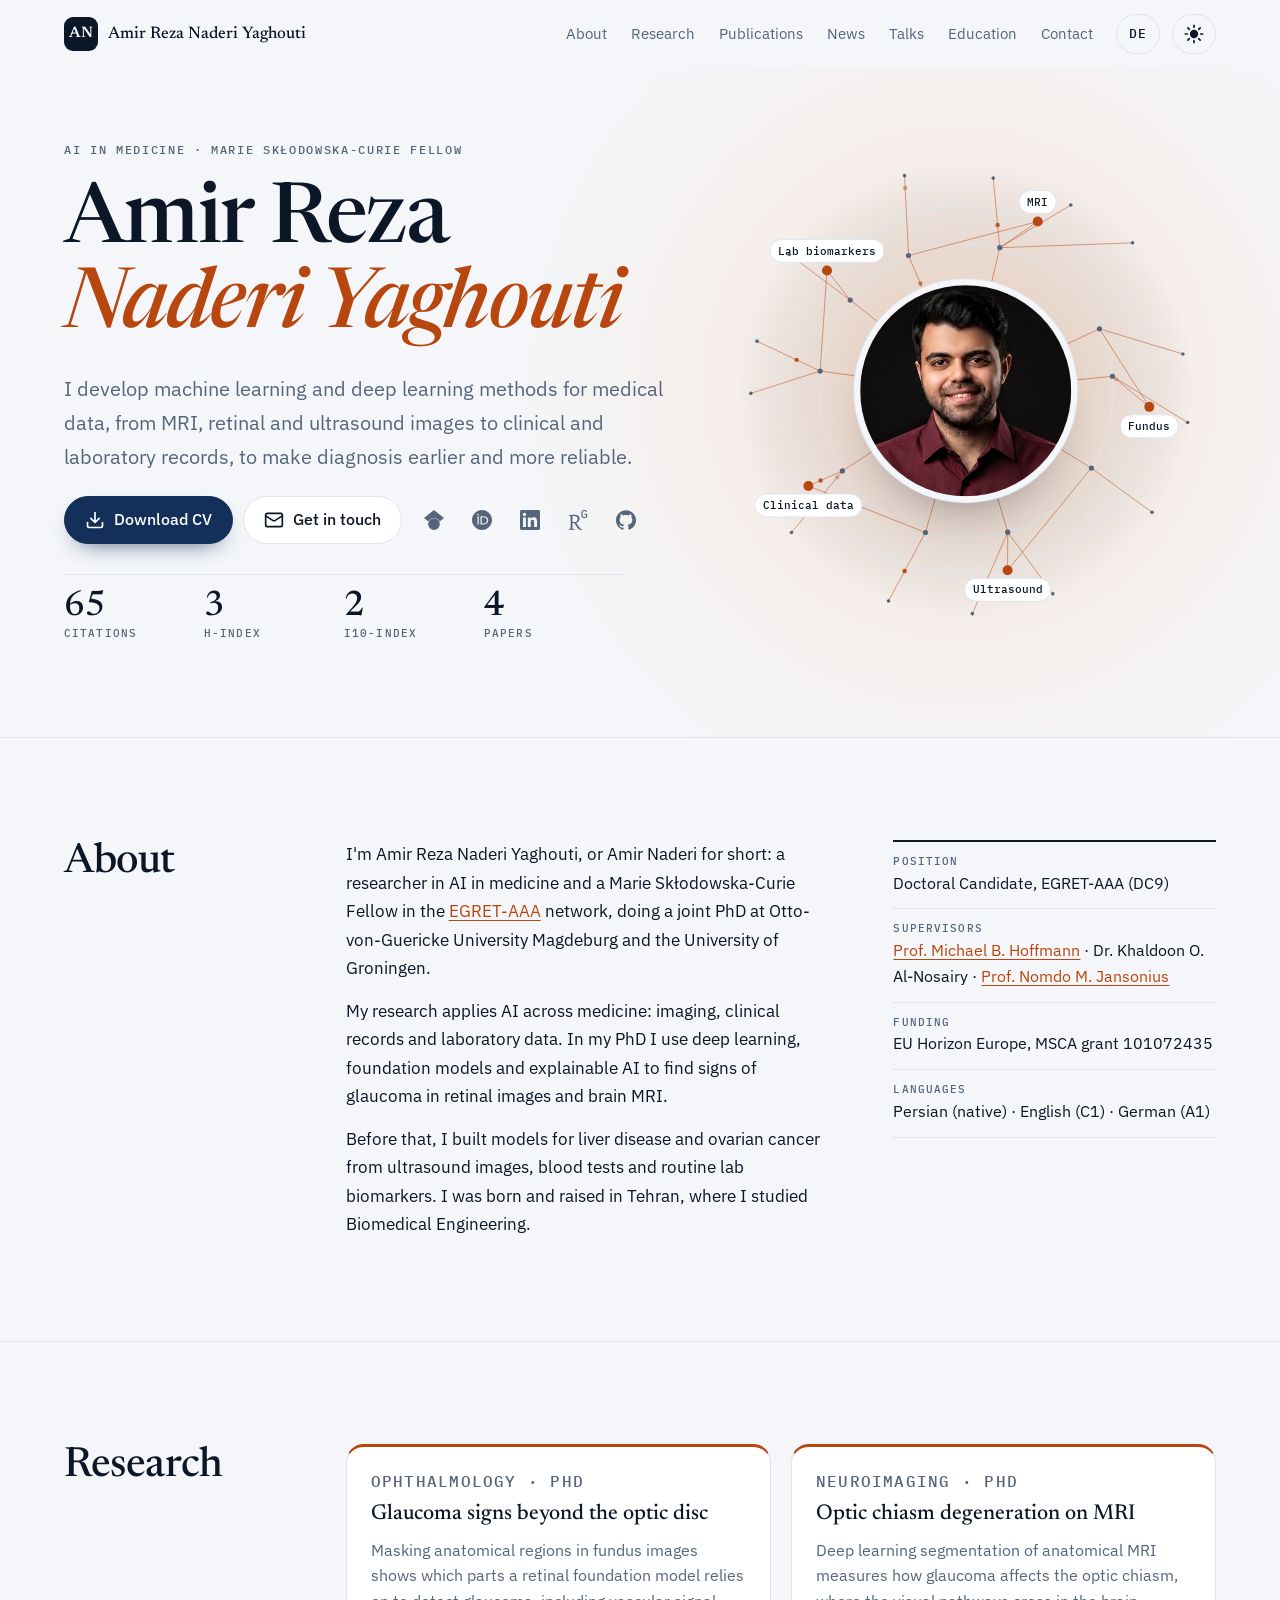
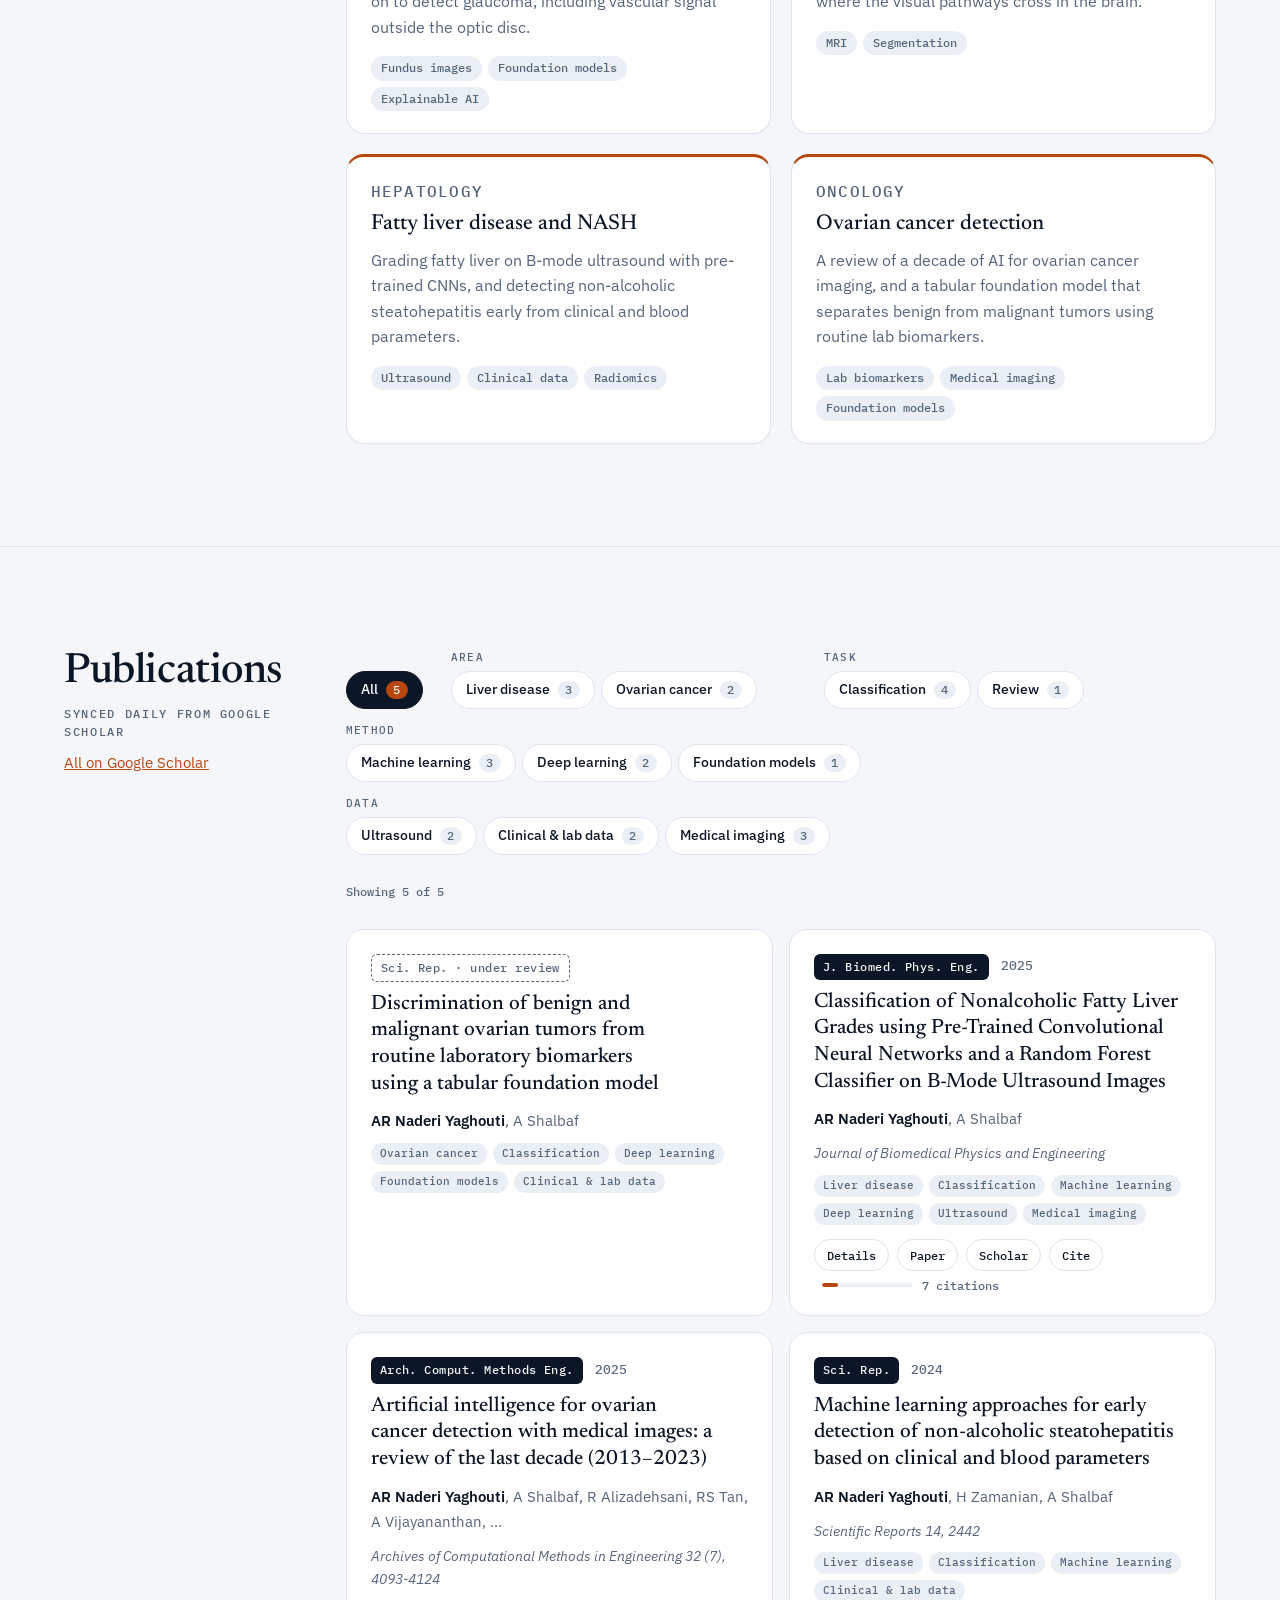
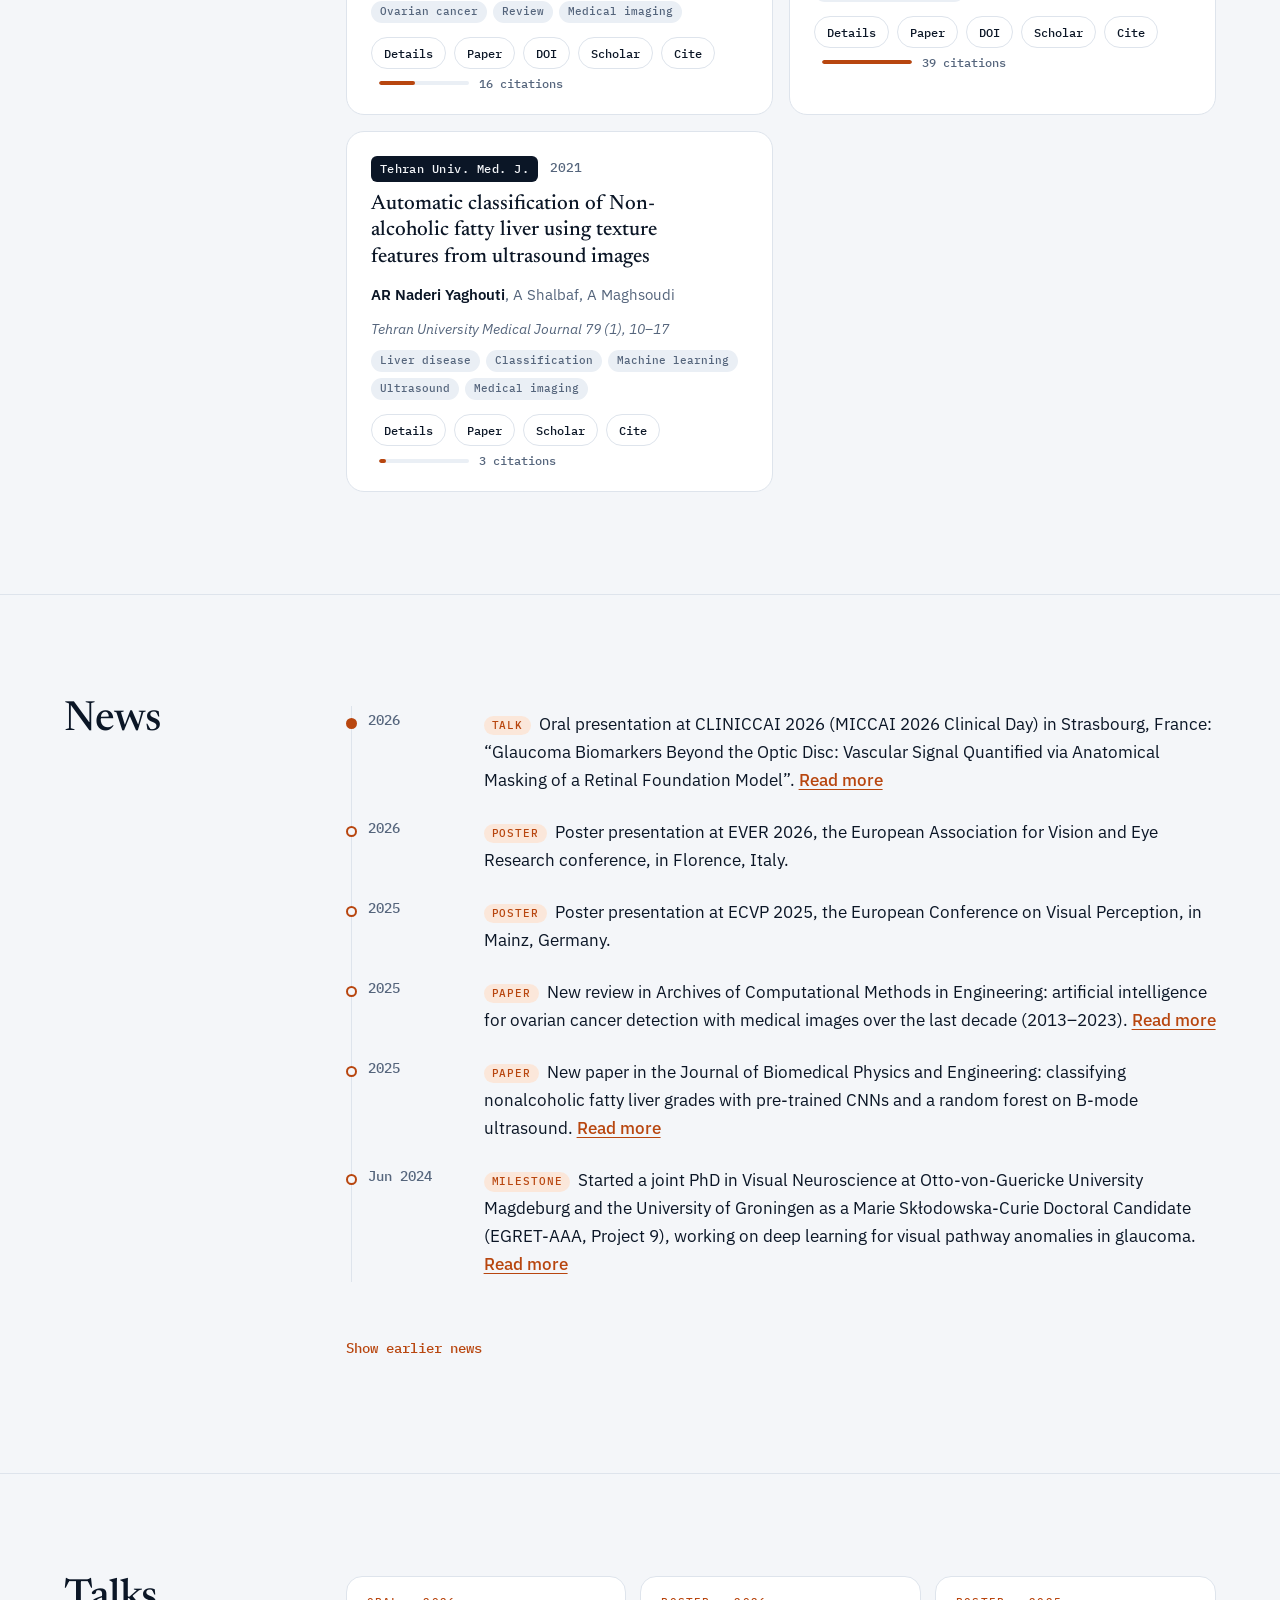
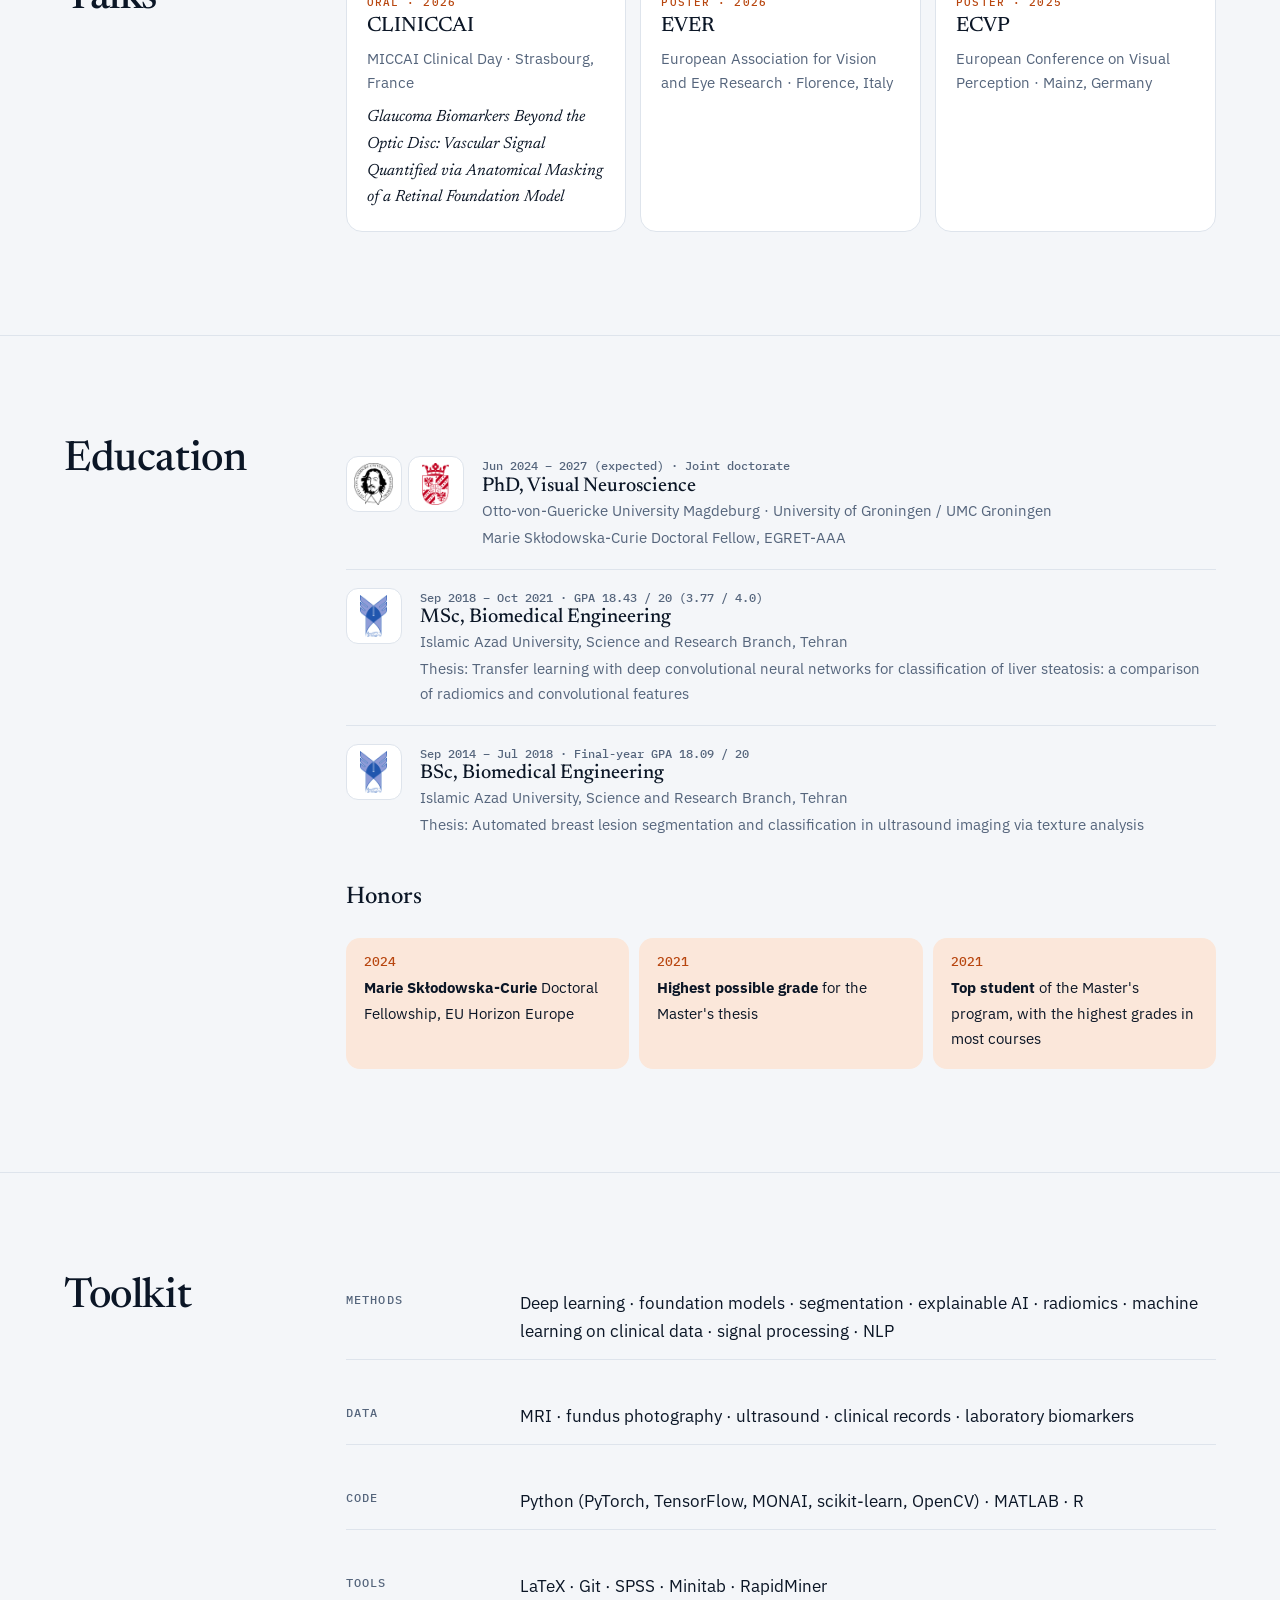
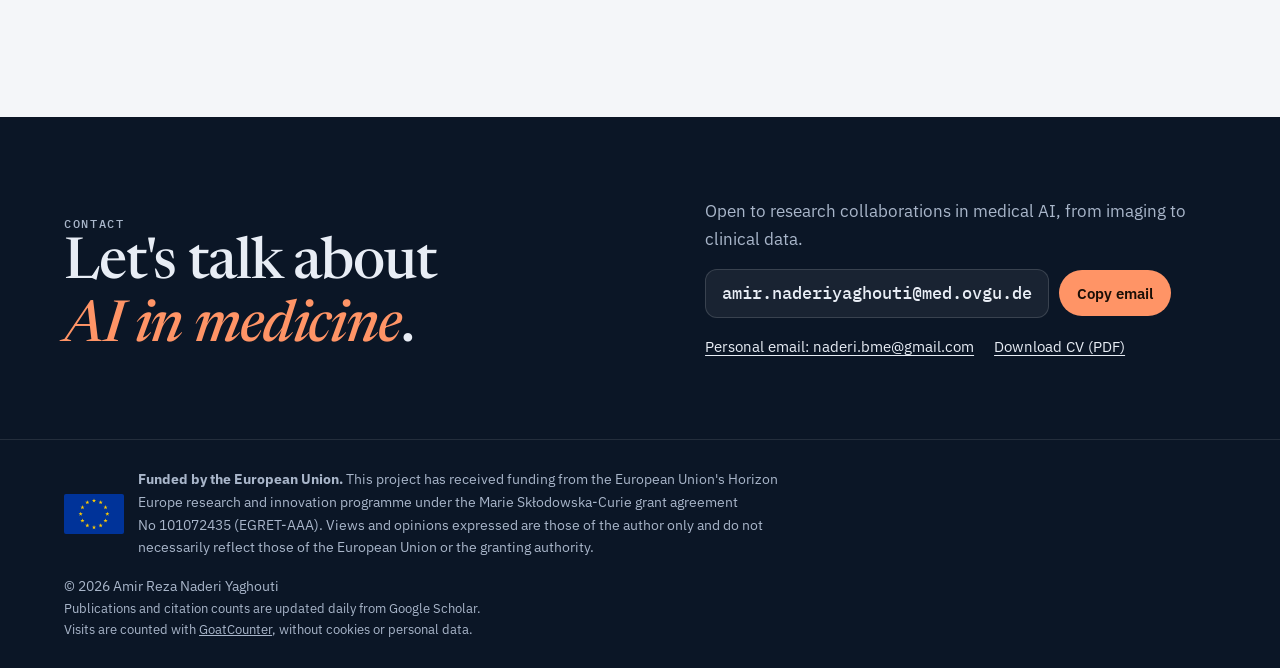
<file: index.html>
<!doctype html>
<html lang="en">
<head>
  <meta charset="utf-8">
  <meta name="viewport" content="width=device-width, initial-scale=1, viewport-fit=cover">
  <title>Amir Reza Naderi Yaghouti – AI in Medicine Researcher</title>
  <meta name="description" content="Amir Reza Naderi Yaghouti (Amir Naderi) is an AI in medicine researcher and Marie Skłodowska-Curie Fellow at Otto-von-Guericke University Magdeburg and the University of Groningen, building machine learning for medical imaging, clinical and lab data.">
  <meta name="author" content="Amir Reza Naderi Yaghouti">
  <meta name="google-site-verification" content="YzLXueeyZpNn4xikbnm2FtjlU_SHx9mif4LPcGFMoCA">
  <meta name="robots" content="index, follow, max-image-preview:large">
<!-- AUTO:HEAD -->
  <link rel="canonical" href="https://amirnaderi.com/">
  <link rel="alternate" hreflang="en" href="https://amirnaderi.com/">
  <link rel="alternate" hreflang="de" href="https://amirnaderi.com/de/">
  <link rel="alternate" hreflang="x-default" href="https://amirnaderi.com/">
  <meta property="og:type" content="profile">
  <meta property="og:site_name" content="Amir Reza Naderi Yaghouti">
  <meta property="og:title" content="Amir Reza Naderi Yaghouti – AI in Medicine Researcher">
  <meta property="og:description" content="Machine learning and deep learning for medical data: MRI, retinal and ultrasound images, clinical records and lab biomarkers.">
  <meta property="og:url" content="https://amirnaderi.com/">
  <meta property="og:image" content="https://amirnaderi.com/assets/img/og-image.png">
  <meta property="og:image:width" content="1200">
  <meta property="og:image:height" content="630">
  <meta property="og:image:alt" content="Amir Reza Naderi Yaghouti – AI in Medicine Researcher">
  <meta property="og:locale" content="en_US">
  <meta property="og:locale:alternate" content="de_DE">
  <meta property="profile:first_name" content="Amir Reza">
  <meta property="profile:last_name" content="Naderi Yaghouti">
  <meta name="twitter:card" content="summary_large_image">
  <meta name="twitter:title" content="Amir Reza Naderi Yaghouti – AI in Medicine Researcher">
  <meta name="twitter:description" content="Machine learning and deep learning for medical data: MRI, retinal and ultrasound images, clinical records and lab biomarkers.">
  <meta name="twitter:image" content="https://amirnaderi.com/assets/img/og-image.png">
  <meta name="twitter:image:alt" content="Amir Reza Naderi Yaghouti – AI in Medicine Researcher">
  <script type="application/ld+json">
{
  "@context": "https://schema.org",
  "@type": "WebSite",
  "@id": "https://amirnaderi.com/#website",
  "url": "https://amirnaderi.com/",
  "name": "Amir Reza Naderi Yaghouti",
  "alternateName": [
    "Amir Naderi",
    "A. R. Naderi Yaghouti"
  ],
  "inLanguage": [
    "en",
    "de"
  ],
  "publisher": {
    "@id": "https://amirnaderi.com/#person"
  }
}
  </script>
  <script type="application/ld+json">
{
  "@context": "https://schema.org",
  "@type": "ProfilePage",
  "url": "https://amirnaderi.com/",
  "name": "Amir Reza Naderi Yaghouti – AI in Medicine Researcher",
  "inLanguage": "en",
  "primaryImageOfPage": {
    "@type": "ImageObject",
    "url": "https://amirnaderi.com/assets/img/profile.jpg",
    "width": 800,
    "height": 1000
  },
  "isPartOf": {
    "@id": "https://amirnaderi.com/#website"
  },
  "mainEntity": {
    "@type": "Person",
    "@id": "https://amirnaderi.com/#person",
    "name": "Amir Reza Naderi Yaghouti",
    "alternateName": [
      "Amir Naderi",
      "Amir Reza Naderi",
      "A. R. Naderi Yaghouti",
      "Amirreza Naderi"
    ],
    "givenName": "Amir Reza",
    "familyName": "Naderi Yaghouti",
    "url": "https://amirnaderi.com/",
    "image": "https://amirnaderi.com/assets/img/profile.jpg",
    "email": "mailto:naderi.bme@gmail.com",
    "jobTitle": "Researcher in AI in Medicine, Marie Skłodowska-Curie Doctoral Fellow",
    "affiliation": [
      {
        "@type": "CollegeOrUniversity",
        "name": "Otto-von-Guericke University Magdeburg",
        "url": "https://www.ovgu.de/"
      },
      {
        "@type": "CollegeOrUniversity",
        "name": "University of Groningen",
        "url": "https://www.rug.nl/"
      }
    ],
    "alumniOf": {
      "@type": "CollegeOrUniversity",
      "name": "Islamic Azad University, Science and Research Branch"
    },
    "knowsAbout": [
      "Artificial intelligence in medicine",
      "Machine learning",
      "Deep learning",
      "Medical image analysis",
      "Foundation models",
      "Explainable AI",
      "Glaucoma",
      "Biomedical engineering"
    ],
    "sameAs": [
      "https://www.linkedin.com/in/amirnaderiy",
      "https://scholar.google.com/citations?user=WmUoRTsAAAAJ",
      "https://www.researchgate.net/profile/Amir-Reza-Naderi-Yaghouti",
      "https://github.com/Amirnaderiy",
      "https://www.kaggle.com/amirnaderiy",
      "https://orcid.org/0000-0002-9269-8084"
    ],
    "identifier": {
      "@type": "PropertyValue",
      "propertyID": "ORCID",
      "value": "0000-0002-9269-8084"
    },
    "award": "Marie Skłodowska-Curie Doctoral Fellowship (Horizon Europe grant agreement No 101072435)",
    "subjectOf": [
      {
        "@type": "ScholarlyArticle",
        "@id": "https://amirnaderi.com/publications/classification-of-nonalcoholic-fatty-liver-grades-using-pre-trained/#article",
        "name": "Classification of Nonalcoholic Fatty Liver Grades using Pre-Trained Convolutional Neural Networks and a Random Forest Classifier on B-Mode Ultrasound Images",
        "datePublished": "2025",
        "url": "https://amirnaderi.com/publications/classification-of-nonalcoholic-fatty-liver-grades-using-pre-trained/",
        "sameAs": [
          "https://jbpe.sums.ac.ir/article_49907.html"
        ],
        "author": {
          "@id": "https://amirnaderi.com/#person"
        }
      },
      {
        "@type": "ScholarlyArticle",
        "@id": "https://amirnaderi.com/publications/machine-learning-approaches-for-early-detection-of-non-alcoholic/#article",
        "name": "Machine learning approaches for early detection of non-alcoholic steatohepatitis based on clinical and blood parameters",
        "datePublished": "2024",
        "url": "https://amirnaderi.com/publications/machine-learning-approaches-for-early-detection-of-non-alcoholic/",
        "sameAs": [
          "https://www.nature.com/articles/s41598-024-51741-0",
          "https://doi.org/10.1038/s41598-024-51741-0"
        ],
        "author": {
          "@id": "https://amirnaderi.com/#person"
        }
      },
      {
        "@type": "ScholarlyArticle",
        "@id": "https://amirnaderi.com/publications/automatic-classification-of-non-alcoholic-fatty-liver-using-texture/#article",
        "name": "Automatic classification of Non-alcoholic fatty liver using texture features from ultrasound images",
        "datePublished": "2021",
        "url": "https://amirnaderi.com/publications/automatic-classification-of-non-alcoholic-fatty-liver-using-texture/",
        "sameAs": [
          "https://tumj.tums.ac.ir/article-1-11130-en.html"
        ],
        "author": {
          "@id": "https://amirnaderi.com/#person"
        }
      },
      {
        "@type": "ScholarlyArticle",
        "@id": "https://amirnaderi.com/publications/artificial-intelligence-for-ovarian-cancer-detection-with-medical-images/#article",
        "name": "Artificial intelligence for ovarian cancer detection with medical images: a review of the last decade (2013–2023)",
        "datePublished": "2025",
        "url": "https://amirnaderi.com/publications/artificial-intelligence-for-ovarian-cancer-detection-with-medical-images/",
        "sameAs": [
          "https://link.springer.com/article/10.1007/s11831-025-10268-x",
          "https://doi.org/10.1007/s11831-025-10268-x"
        ],
        "author": {
          "@id": "https://amirnaderi.com/#person"
        }
      }
    ]
  }
}
  </script>
  <script data-goatcounter="https://amirnaderi.goatcounter.com/count" async src="https://gc.zgo.at/count.js"></script>
<!-- /AUTO:HEAD -->
  <meta name="theme-color" content="#0B1626">
  <link rel="icon" href="/favicon.ico" sizes="48x48">
  <link rel="icon" href="/favicon.svg" type="image/svg+xml">
  <link rel="icon" href="/favicon-96.png" type="image/png" sizes="96x96">
  <link rel="apple-touch-icon" href="/apple-touch-icon.png">
  <link rel="manifest" href="/site.webmanifest">
  <link rel="preconnect" href="https://fonts.googleapis.com">
  <link rel="preconnect" href="https://fonts.gstatic.com" crossorigin>
  <link rel="stylesheet" href="https://fonts.googleapis.com/css2?family=Newsreader:ital,opsz,wght@0,6..72,400;0,6..72,500;0,6..72,600;1,6..72,400;1,6..72,500&family=IBM+Plex+Sans:wght@400;500;600&family=IBM+Plex+Mono:wght@400;500&display=swap">
  <link rel="stylesheet" href="assets/css/style.css">
  <script>
    // Apply the saved theme before first paint to avoid a flash.
    try { var t = localStorage.getItem('theme'); if (t) document.documentElement.dataset.theme = t; } catch (e) {}
    // Visitors who chose German before go straight to the German page.
    try { if (localStorage.getItem('lang') === 'de') location.replace('de/' + location.hash); } catch (e) {}
  </script>
</head>
<body>
  <svg width="0" height="0" style="position:absolute" aria-hidden="true" focusable="false">
    <symbol id="i-scholar" viewBox="0 0 24 24"><path fill="currentColor" d="M5.242 13.769L0 9.5 12 0l12 9.5-5.242 4.269C17.548 11.249 14.978 9.5 12 9.5c-2.977 0-5.548 1.748-6.758 4.269zM12 10a7 7 0 1 0 0 14 7 7 0 0 0 0-14z"/></symbol>
    <symbol id="i-linkedin" viewBox="0 0 24 24"><path fill="currentColor" d="M20.447 20.452h-3.554v-5.569c0-1.328-.027-3.037-1.852-3.037-1.853 0-2.136 1.445-2.136 2.939v5.667H9.351V9h3.414v1.561h.046c.477-.9 1.637-1.85 3.37-1.85 3.601 0 4.267 2.37 4.267 5.455v6.286zM5.337 7.433c-1.144 0-2.063-.926-2.063-2.065 0-1.138.92-2.063 2.063-2.063 1.14 0 2.064.925 2.064 2.063 0 1.139-.925 2.065-2.064 2.065zm1.782 13.019H3.555V9h3.564v11.452zM22.225 0H1.771C.792 0 0 .774 0 1.729v20.542C0 23.227.792 24 1.771 24h20.451C23.2 24 24 23.227 24 22.271V1.729C24 .774 23.2 0 22.222 0h.003z"/></symbol>
    <symbol id="i-researchgate" viewBox="0 0 24 24"><path fill="currentColor" d="M19.586 0c-.818 0-1.508.19-2.073.565-.563.377-.97.936-1.213 1.68a3.193 3.193 0 0 0-.112.437 8.365 8.365 0 0 0-.078.53 9 9 0 0 0-.05.727c-.01.282-.013.621-.013 1.016a31.121 31.123 0 0 0 .014 1.017 9 9 0 0 0 .05.727 7.946 7.946 0 0 0 .077.53h-.005a3.334 3.334 0 0 0 .113.438c.245.743.65 1.303 1.214 1.68.565.376 1.256.564 2.075.564.8 0 1.536-.213 2.105-.603.57-.39.94-.916 1.175-1.650.076-.235.135-.558.177-.93a10.9 10.9 0 0 0 .043-1.207v-.82c0-.095-.047-.142-.14-.142h-3.064c-.094 0-.14.047-.14.141v.956c0 .094.046.14.14.14h1.666c.056 0 .084.03.084.086 0 .36 0 .62-.036.865-.038.244-.1.447-.147.606-.108.385-.348.664-.638.876-.29.212-.738.35-1.227.35-.545 0-.901-.15-1.21-.353-.306-.203-.517-.454-.67-.915a3.136 3.136 0 0 1-.147-.762 17.366 17.367 0 0 1-.034-.656c-.01-.26-.014-.572-.014-.939a26.401 26.403 0 0 1 .014-.938 15.821 15.822 0 0 1 .035-.656 3.19 3.19 0 0 1 .148-.76 1.890 1.890 0 0 1 .742-1.010c.344-.244.593-.352 1.137-.352.508 0 .815.096 1.144.303.33.207.528.492.764.925.047.094.111.118.198.07l1.044-.43c.075-.048.09-.115.042-.199a3.549 3.549 0 0 0-.466-.742 3 3 0 0 0-.679-.607 3.313 3.313 0 0 0-.903-.41A4.068 4.068 0 0 0 19.586 0zM8.217 5.836c-1.69 0-3.036.086-4.297.086-1.146 0-2.291 0-3.007-.029v.831l1.088.2c.744.144 1.174.488 1.174 2.264v11.288c0 1.777-.43 2.12-1.174 2.263l-1.088.2v.832c.773-.029 2.12-.086 3.465-.086 1.29 0 2.951.057 3.667.086v-.831l-1.49-.2c-.773-.115-1.174-.487-1.174-2.264v-4.784c.688.057 1.29.057 2.206.057 1.748 3.123 3.41 5.472 4.355 6.560.86 1.032 2.177 1.691 3.839 1.691.487 0 1.003-.086 1.318-.23v-.744c-1.031 0-2.063-.716-2.808-1.518-1.26-1.376-2.95-3.582-4.355-6.074 2.32-.545 4.040-2.722 4.040-4.900 0-3.208-2.492-4.698-5.758-4.698zm-.515 1.29c2.406 0 3.839 1.26 3.839 3.552 0 2.263-1.547 3.782-4.097 3.782-.974 0-1.404-.03-2.063-.086v-7.19c.66-.059 1.547-.059 2.320-.059z"/></symbol>
    <symbol id="i-github" viewBox="0 0 24 24"><path fill="currentColor" d="M12 .297c-6.63 0-12 5.373-12 12 0 5.303 3.438 9.8 8.205 11.385.6.113.82-.258.82-.577 0-.285-.01-1.04-.015-2.04-3.338.724-4.042-1.61-4.042-1.61C4.422 18.07 3.633 17.7 3.633 17.7c-1.087-.744.084-.729.084-.729 1.205.084 1.838 1.236 1.838 1.236 1.07 1.835 2.809 1.305 3.495.998.108-.776.417-1.305.76-1.605-2.665-.3-5.466-1.332-5.466-5.93 0-1.31.465-2.38 1.235-3.22-.135-.303-.54-1.523.105-3.176 0 0 1.005-.322 3.3 1.23.96-.267 1.98-.399 3-.405 1.02.006 2.04.138 3 .405 2.28-1.552 3.285-1.23 3.285-1.23.645 1.653.24 2.873.12 3.176.765.84 1.23 1.91 1.23 3.22 0 4.61-2.805 5.625-5.475 5.92.42.36.81 1.096.81 2.22 0 1.606-.015 2.896-.015 3.286 0 .315.21.69.825.57C20.565 22.092 24 17.592 24 12.297c0-6.627-5.373-12-12-12"/></symbol>
    <symbol id="i-orcid" viewBox="0 0 24 24"><path fill="currentColor" d="M12 0C5.372 0 0 5.372 0 12s5.372 12 12 12 12-5.372 12-12S18.628 0 12 0zM7.369 4.378c.525 0 .947.431.947.947s-.422.947-.947.947a.95.95 0 0 1-.947-.947c0-.525.422-.947.947-.947zm-.722 3.038h1.444v10.041H6.647V7.416zm3.562 0h3.9c3.712 0 5.344 2.653 5.344 5.025 0 2.578-2.016 5.025-5.325 5.025h-3.919V7.416zm1.444 1.303v7.444h2.297c3.272 0 4.022-2.484 4.022-3.722 0-2.016-1.284-3.722-4.097-3.722h-2.222z"/></symbol>
    <symbol id="i-download" viewBox="0 0 24 24"><path fill="none" stroke="currentColor" stroke-width="2" stroke-linecap="round" stroke-linejoin="round" d="M21 15v4a2 2 0 0 1-2 2H5a2 2 0 0 1-2-2v-4M7 10l5 5 5-5M12 15V3"/></symbol>
    <symbol id="i-mail" viewBox="0 0 24 24"><g fill="none" stroke="currentColor" stroke-width="2" stroke-linecap="round" stroke-linejoin="round"><rect x="2" y="4" width="20" height="16" rx="2"/><path d="m22 7-8.97 5.7a1.94 1.94 0 0 1-2.06 0L2 7"/></g></symbol>
    <symbol id="i-menu" viewBox="0 0 24 24"><path fill="none" stroke="currentColor" stroke-width="2" stroke-linecap="round" d="M4 7h16M4 12h16M4 17h16"/></symbol>
  </svg>
  <a class="skip-link" href="#main">Skip to content</a>

  <header class="nav">
    <div class="wrap">
      <a class="mark" href="#top" aria-label="Back to top"><b>AN</b><span>Amir Reza Naderi Yaghouti</span></a>
      <nav class="links" id="nav-links" aria-label="Main"><a href="#about">About</a><a href="#research">Research</a><a href="#publications">Publications</a><a href="#news">News</a><a href="#talks">Talks</a><a href="#education">Education</a><a href="#contact">Contact</a><span class="bar" aria-hidden="true"></span></nav>
      <a class="chip-btn lang-switch" href="de/" hreflang="de" lang="de" data-lang="de" aria-label="Deutsche Version">DE</a>
      <button class="chip-btn theme-btn" type="button" aria-label="Switch to dark mode">
        <svg viewBox="0 0 24 24" aria-hidden="true"><mask id="moon-mask"><rect width="24" height="24" fill="#fff"/><circle class="bite" cx="30" cy="-6" r="7" fill="#000"/></mask><circle class="sun-core" cx="12" cy="12" r="5" fill="currentColor" mask="url(#moon-mask)"/><g class="rays" stroke="currentColor" stroke-width="2" stroke-linecap="round"><path d="M12 1.5v2.5M12 20v2.5M1.5 12h2.5M20 12h2.5M4.6 4.6l1.8 1.8M17.6 17.6l1.8 1.8M4.6 19.4l1.8-1.8M17.6 6.4l1.8-1.8"/></g></svg>
      </button>
      <button class="chip-btn menu-btn" type="button" aria-expanded="false" aria-controls="nav-links" aria-label="Open menu"><svg class="icon" aria-hidden="true"><use href="#i-menu"/></svg></button>
    </div>
  </header>

  <main id="main">
    <section class="hero" id="top">
      <div class="wrap">
        <div class="hero-text">
          <p class="label rise">AI in Medicine · Marie Skłodowska-Curie Fellow</p>
          <h1 class="rise d1">Amir Reza <em>Naderi Yaghouti</em></h1>
          <p class="lead rise d2">I develop machine learning and deep learning methods for medical data, from MRI, retinal and ultrasound images to clinical and laboratory records, to make diagnosis earlier and more reliable.</p>
          <div class="cta rise d3">
            <a class="btn btn-solid" href="assets/cv/Amir-Reza-Naderi-Yaghouti-CV.pdf" download><svg class="icon" aria-hidden="true"><use href="#i-download"/></svg>Download CV</a>
            <a class="btn" href="#contact"><svg class="icon" aria-hidden="true"><use href="#i-mail"/></svg>Get in touch</a>
            <div class="icons" aria-label="Profiles">
              <a href="https://scholar.google.com/citations?user=WmUoRTsAAAAJ" target="_blank" rel="me noopener" aria-label="Google Scholar" title="Google Scholar"><svg class="icon" aria-hidden="true"><use href="#i-scholar"/></svg></a>
              <a href="https://orcid.org/0000-0002-9269-8084" target="_blank" rel="me noopener" aria-label="ORCID" title="ORCID"><svg class="icon" aria-hidden="true"><use href="#i-orcid"/></svg></a>
              <a href="https://www.linkedin.com/in/amirnaderiy" target="_blank" rel="me noopener" aria-label="LinkedIn" title="LinkedIn"><svg class="icon" aria-hidden="true"><use href="#i-linkedin"/></svg></a>
              <a href="https://www.researchgate.net/profile/Amir-Reza-Naderi-Yaghouti" target="_blank" rel="me noopener" aria-label="ResearchGate" title="ResearchGate"><svg class="icon" aria-hidden="true"><use href="#i-researchgate"/></svg></a>
              <a href="https://github.com/Amirnaderiy" target="_blank" rel="me noopener" aria-label="GitHub" title="GitHub"><svg class="icon" aria-hidden="true"><use href="#i-github"/></svg></a>
            </div>
          </div>
          <dl class="stats rise d4" aria-label="Google Scholar metrics">
<!-- AUTO:STATS -->
<div><dt>Citations</dt><dd>65</dd></div>
<div><dt>h-index</dt><dd>3</dd></div>
<div><dt>i10-index</dt><dd>2</dd></div>
<div><dt>Papers</dt><dd>4</dd></div>
<!-- /AUTO:STATS -->
          </dl>
        </div>
        <div class="disc rise d2">
          <canvas id="net" aria-hidden="true" data-labels="MRI|Fundus|Ultrasound|Clinical data|Lab biomarkers"></canvas>
          <div class="photo">
            <picture>
              <source srcset="assets/img/profile.webp" type="image/webp">
              <img src="assets/img/profile.jpg" alt="Portrait of Amir Reza Naderi Yaghouti" width="800" height="1000" fetchpriority="high">
            </picture>
          </div>
        </div>
      </div>
    </section>

    <section class="section" id="about">
      <div class="wrap">
        <div class="sec-head"><h2>About</h2></div>
        <div class="sec-body about reveal">
          <div class="prose"><p>I'm Amir Reza Naderi Yaghouti, or Amir Naderi for short: a researcher in AI in medicine and a Marie Skłodowska-Curie Fellow in the <a href="https://www.egret-aaa.eu/project-9/" target="_blank" rel="noopener">EGRET-AAA</a> network, doing a joint PhD at Otto-von-Guericke University Magdeburg and the University of Groningen.</p><p>My research applies AI across medicine: imaging, clinical records and laboratory data. In my PhD I use deep learning, foundation models and explainable AI to find signs of glaucoma in retinal images and brain MRI.</p><p>Before that, I built models for liver disease and ovarian cancer from ultrasound images, blood tests and routine lab biomarkers. I was born and raised in Tehran, where I studied Biomedical Engineering.</p></div>
          <dl class="facts"><div><dt>Position</dt><dd>Doctoral Candidate, EGRET-AAA (DC9)</dd></div><div><dt>Supervisors</dt><dd><a href="http://www.med.ovgu.de/augenklinik/vpl/" target="_blank" rel="noopener">Prof. Michael B. Hoffmann</a> · Dr. Khaldoon O. Al-Nosairy · <a href="https://www.nomdo.nl" target="_blank" rel="noopener">Prof. Nomdo M. Jansonius</a></dd></div><div><dt>Funding</dt><dd>EU Horizon Europe, MSCA grant 101072435</dd></div><div><dt>Languages</dt><dd>Persian (native) · English (C1) · German (A1)</dd></div></dl>
        </div>
      </div>
    </section>

    <section class="section" id="research">
      <div class="wrap">
        <div class="sec-head"><h2>Research</h2></div>
        <div class="sec-body"><div class="projects"><article class="project reveal"><p class="where">Ophthalmology · PhD</p><h3>Glaucoma signs beyond the optic disc</h3><p>Masking anatomical regions in fundus images shows which parts a retinal foundation model relies on to detect glaucoma, including vascular signal outside the optic disc.</p><ul class="mods"><li>Fundus images</li><li>Foundation models</li><li>Explainable AI</li></ul></article><article class="project reveal"><p class="where">Neuroimaging · PhD</p><h3>Optic chiasm degeneration on MRI</h3><p>Deep learning segmentation of anatomical MRI measures how glaucoma affects the optic chiasm, where the visual pathways cross in the brain.</p><ul class="mods"><li>MRI</li><li>Segmentation</li></ul></article><article class="project reveal"><p class="where">Hepatology</p><h3>Fatty liver disease and NASH</h3><p>Grading fatty liver on B-mode ultrasound with pre-trained CNNs, and detecting non-alcoholic steatohepatitis early from clinical and blood parameters.</p><ul class="mods"><li>Ultrasound</li><li>Clinical data</li><li>Radiomics</li></ul></article><article class="project reveal"><p class="where">Oncology</p><h3>Ovarian cancer detection</h3><p>A review of a decade of AI for ovarian cancer imaging, and a tabular foundation model that separates benign from malignant tumors using routine lab biomarkers.</p><ul class="mods"><li>Lab biomarkers</li><li>Medical imaging</li><li>Foundation models</li></ul></article></div></div>
      </div>
    </section>

    <section class="section" id="publications">
      <div class="wrap">
        <div class="sec-head"><h2>Publications</h2><p class="label">Synced daily from Google Scholar</p><a href="https://scholar.google.com/citations?user=WmUoRTsAAAAJ" target="_blank" rel="me noopener">All on Google Scholar</a></div>
        <div class="sec-body">
<!-- AUTO:PUBLICATIONS -->
<div class="pub-filter" role="group" aria-label="Filter publications by topic"><div class="fgroup fgroup-all"><button type="button" class="fchip active" data-filter="all" aria-pressed="true">All<span class="n">5</span></button></div><div class="fgroup"><span class="flabel">Area</span><button type="button" class="fchip" data-filter="liver" aria-pressed="false">Liver disease<span class="n">3</span></button><button type="button" class="fchip" data-filter="ovarian" aria-pressed="false">Ovarian cancer<span class="n">2</span></button></div><div class="fgroup"><span class="flabel">Task</span><button type="button" class="fchip" data-filter="classification" aria-pressed="false">Classification<span class="n">4</span></button><button type="button" class="fchip" data-filter="review" aria-pressed="false">Review<span class="n">1</span></button></div><div class="fgroup"><span class="flabel">Method</span><button type="button" class="fchip" data-filter="ml" aria-pressed="false">Machine learning<span class="n">3</span></button><button type="button" class="fchip" data-filter="dl" aria-pressed="false">Deep learning<span class="n">2</span></button><button type="button" class="fchip" data-filter="fm" aria-pressed="false">Foundation models<span class="n">1</span></button></div><div class="fgroup"><span class="flabel">Data</span><button type="button" class="fchip" data-filter="ultrasound" aria-pressed="false">Ultrasound<span class="n">2</span></button><button type="button" class="fchip" data-filter="clinical" aria-pressed="false">Clinical &amp; lab data<span class="n">2</span></button><button type="button" class="fchip" data-filter="imaging" aria-pressed="false">Medical imaging<span class="n">3</span></button></div></div><p class="pub-count" aria-live="polite" data-template="Showing {n} of {total}">Showing 5 of 5</p>
<ol class="pubs">
<li class="pub reveal" data-tags="ovarian classification dl fm clinical"><div class="pub-top"><span class="venue review">Sci. Rep. · under review</span></div><h3 lang="en">Discrimination of benign and malignant ovarian tumors from routine laboratory biomarkers using a tabular foundation model</h3><p class="authors"><b>AR Naderi Yaghouti</b>, A Shalbaf</p><ul class="ptags"><li>Ovarian cancer</li><li>Classification</li><li>Deep learning</li><li>Foundation models</li><li>Clinical &amp; lab data</li></ul></li>
<li class="pub reveal" data-tags="liver classification ml dl ultrasound imaging"><div class="pub-top"><span class="venue">J. Biomed. Phys. Eng.</span><span class="yr">2025</span></div><h3 lang="en"><a href="https://jbpe.sums.ac.ir/article_49907.html" target="_blank" rel="noopener">Classification of Nonalcoholic Fatty Liver Grades using Pre-Trained Convolutional Neural Networks and a Random Forest Classifier on B-Mode Ultrasound Images</a></h3><p class="authors"><b>AR Naderi Yaghouti</b>, A Shalbaf</p><p class="venue-full">Journal of Biomedical Physics and Engineering</p><ul class="ptags"><li>Liver disease</li><li>Classification</li><li>Machine learning</li><li>Deep learning</li><li>Ultrasound</li><li>Medical imaging</li></ul><div class="pub-bottom"><a class="mini" href="/publications/classification-of-nonalcoholic-fatty-liver-grades-using-pre-trained/">Details</a><a class="mini" href="https://jbpe.sums.ac.ir/article_49907.html" target="_blank" rel="noopener">Paper</a><a class="mini" href="https://scholar.google.com/citations?view_op=view_citation&amp;hl=en&amp;user=WmUoRTsAAAAJ&amp;pagesize=100&amp;sortby=pubdate&amp;citation_for_view=WmUoRTsAAAAJ:2osOgNQ5qMEC" target="_blank" rel="noopener">Scholar</a><details class="cite"><summary class="mini">Cite</summary><div class="cite-box"><pre><code>@article{naderiyaghouti2025classification,
  title = {{Classification of Nonalcoholic Fatty Liver Grades using Pre-Trained Convolutional Neural Networks and a Random Forest Classifier on B-Mode Ultrasound Images}},
  author = {Naderi Yaghouti, A. R. and Shalbaf, A.},
  journal = {Journal of Biomedical Physics and Engineering},
  year = {2025}
}</code></pre><button type="button" class="copy-btn" data-copied="Copied">Copy BibTeX</button></div></details><span class="cites"><span class="meter"><i data-w="18"></i></span>7 citations</span></div></li>
<li class="pub reveal" data-tags="ovarian review imaging"><div class="pub-top"><span class="venue">Arch. Comput. Methods Eng.</span><span class="yr">2025</span></div><h3 lang="en"><a href="https://link.springer.com/article/10.1007/s11831-025-10268-x" target="_blank" rel="noopener">Artificial intelligence for ovarian cancer detection with medical images: a review of the last decade (2013–2023)</a></h3><p class="authors"><b>AR Naderi Yaghouti</b>, A Shalbaf, R Alizadehsani, RS Tan, A Vijayananthan, ...</p><p class="venue-full">Archives of Computational Methods in Engineering 32 (7), 4093-4124</p><ul class="ptags"><li>Ovarian cancer</li><li>Review</li><li>Medical imaging</li></ul><div class="pub-bottom"><a class="mini" href="/publications/artificial-intelligence-for-ovarian-cancer-detection-with-medical-images/">Details</a><a class="mini" href="https://link.springer.com/article/10.1007/s11831-025-10268-x" target="_blank" rel="noopener">Paper</a><a class="mini" href="https://doi.org/10.1007/s11831-025-10268-x" target="_blank" rel="noopener">DOI</a><a class="mini" href="https://scholar.google.com/citations?view_op=view_citation&amp;hl=en&amp;user=WmUoRTsAAAAJ&amp;pagesize=100&amp;sortby=pubdate&amp;citation_for_view=WmUoRTsAAAAJ:qjMakFHDy7sC" target="_blank" rel="noopener">Scholar</a><details class="cite"><summary class="mini">Cite</summary><div class="cite-box"><pre><code>@article{naderiyaghouti2025artificial,
  title = {{Artificial intelligence for ovarian cancer detection with medical images: a review of the last decade (2013–2023)}},
  author = {Naderi Yaghouti, A. R. and Shalbaf, A. and Alizadehsani, R. and Tan, R. S. and Vijayananthan, A. and others},
  journal = {Archives of Computational Methods in Engineering},
  volume = {32},
  number = {7},
  pages = {4093--4124},
  year = {2025},
  doi = {10.1007/s11831-025-10268-x}
}</code></pre><button type="button" class="copy-btn" data-copied="Copied">Copy BibTeX</button></div></details><span class="cites"><span class="meter"><i data-w="41"></i></span>16 citations</span></div></li>
<li class="pub reveal" data-tags="liver classification ml clinical"><div class="pub-top"><span class="venue">Sci. Rep.</span><span class="yr">2024</span></div><h3 lang="en"><a href="https://www.nature.com/articles/s41598-024-51741-0" target="_blank" rel="noopener">Machine learning approaches for early detection of non-alcoholic steatohepatitis based on clinical and blood parameters</a></h3><p class="authors"><b>AR Naderi Yaghouti</b>, H Zamanian, A Shalbaf</p><p class="venue-full">Scientific Reports 14, 2442</p><ul class="ptags"><li>Liver disease</li><li>Classification</li><li>Machine learning</li><li>Clinical &amp; lab data</li></ul><div class="pub-bottom"><a class="mini" href="/publications/machine-learning-approaches-for-early-detection-of-non-alcoholic/">Details</a><a class="mini" href="https://www.nature.com/articles/s41598-024-51741-0" target="_blank" rel="noopener">Paper</a><a class="mini" href="https://doi.org/10.1038/s41598-024-51741-0" target="_blank" rel="noopener">DOI</a><a class="mini" href="https://scholar.google.com/citations?view_op=view_citation&amp;hl=en&amp;user=WmUoRTsAAAAJ&amp;pagesize=100&amp;sortby=pubdate&amp;citation_for_view=WmUoRTsAAAAJ:d1gkVwhDpl0C" target="_blank" rel="noopener">Scholar</a><details class="cite"><summary class="mini">Cite</summary><div class="cite-box"><pre><code>@article{naderiyaghouti2024machine,
  title = {{Machine learning approaches for early detection of non-alcoholic steatohepatitis based on clinical and blood parameters}},
  author = {Naderi Yaghouti, A. R. and Zamanian, H. and Shalbaf, A.},
  journal = {Scientific Reports},
  volume = {14},
  pages = {2442},
  year = {2024},
  doi = {10.1038/s41598-024-51741-0}
}</code></pre><button type="button" class="copy-btn" data-copied="Copied">Copy BibTeX</button></div></details><span class="cites"><span class="meter"><i data-w="100"></i></span>39 citations</span></div></li>
<li class="pub reveal" data-tags="liver classification ml ultrasound imaging"><div class="pub-top"><span class="venue">Tehran Univ. Med. J.</span><span class="yr">2021</span></div><h3 lang="en"><a href="https://tumj.tums.ac.ir/article-1-11130-en.html" target="_blank" rel="noopener">Automatic classification of Non-alcoholic fatty liver using texture features from ultrasound images</a></h3><p class="authors"><b>AR Naderi Yaghouti</b>, A Shalbaf, A Maghsoudi</p><p class="venue-full">Tehran University Medical Journal 79 (1), 10–17</p><ul class="ptags"><li>Liver disease</li><li>Classification</li><li>Machine learning</li><li>Ultrasound</li><li>Medical imaging</li></ul><div class="pub-bottom"><a class="mini" href="/publications/automatic-classification-of-non-alcoholic-fatty-liver-using-texture/">Details</a><a class="mini" href="https://tumj.tums.ac.ir/article-1-11130-en.html" target="_blank" rel="noopener">Paper</a><a class="mini" href="https://scholar.google.com/citations?view_op=view_citation&amp;hl=en&amp;user=WmUoRTsAAAAJ&amp;pagesize=100&amp;sortby=pubdate&amp;citation_for_view=WmUoRTsAAAAJ:9yKSN-GCB0IC" target="_blank" rel="noopener">Scholar</a><details class="cite"><summary class="mini">Cite</summary><div class="cite-box"><pre><code>@article{naderiyaghouti2021automatic,
  title = {{Automatic classification of Non-alcoholic fatty liver using texture features from ultrasound images}},
  author = {Naderi Yaghouti, A. R. and Shalbaf, A. and Maghsoudi, A.},
  journal = {Tehran University Medical Journal},
  volume = {79},
  number = {1},
  pages = {10--17},
  year = {2021}
}</code></pre><button type="button" class="copy-btn" data-copied="Copied">Copy BibTeX</button></div></details><span class="cites"><span class="meter"><i data-w="8"></i></span>3 citations</span></div></li>
</ol>
<!-- /AUTO:PUBLICATIONS -->
        </div>
      </div>
    </section>

    <section class="section" id="news">
      <div class="wrap">
        <div class="sec-head"><h2>News</h2></div>
        <div class="sec-body reveal">
<!-- AUTO:NEWS -->
<ol class="timeline">
<li><time datetime="2026">2026</time><p><span class="pill">Talk</span>Oral presentation at CLINICCAI 2026 (MICCAI 2026 Clinical Day) in Strasbourg, France: “Glaucoma Biomarkers Beyond the Optic Disc: Vascular Signal Quantified via Anatomical Masking of a Retinal Foundation Model”. <a class="more-link" href="https://conferences.miccai.org/2026/en/CLINICAL-DAY.html" target="_blank" rel="noopener">Read more<span class="sr-only"> (opens in new tab)</span></a></p></li>
<li><time datetime="2026">2026</time><p><span class="pill">Poster</span>Poster presentation at EVER 2026, the European Association for Vision and Eye Research conference, in Florence, Italy.</p></li>
<li><time datetime="2025">2025</time><p><span class="pill">Poster</span>Poster presentation at ECVP 2025, the European Conference on Visual Perception, in Mainz, Germany.</p></li>
<li><time datetime="2025">2025</time><p><span class="pill">Paper</span>New review in Archives of Computational Methods in Engineering: artificial intelligence for ovarian cancer detection with medical images over the last decade (2013–2023). <a class="more-link" href="https://link.springer.com/article/10.1007/s11831-025-10268-x" target="_blank" rel="noopener">Read more<span class="sr-only"> (opens in new tab)</span></a></p></li>
<li><time datetime="2025">2025</time><p><span class="pill">Paper</span>New paper in the Journal of Biomedical Physics and Engineering: classifying nonalcoholic fatty liver grades with pre-trained CNNs and a random forest on B-mode ultrasound. <a class="more-link" href="https://jbpe.sums.ac.ir/article_49907.html" target="_blank" rel="noopener">Read more<span class="sr-only"> (opens in new tab)</span></a></p></li>
<li><time datetime="2024-06">Jun 2024</time><p><span class="pill">Milestone</span>Started a joint PhD in Visual Neuroscience at Otto-von-Guericke University Magdeburg and the University of Groningen as a Marie Skłodowska-Curie Doctoral Candidate (EGRET-AAA, Project 9), working on deep learning for visual pathway anomalies in glaucoma. <a class="more-link" href="https://www.egret-aaa.eu/project-9/" target="_blank" rel="noopener">Read more<span class="sr-only"> (opens in new tab)</span></a></p></li>
</ol>
<details class="more"><summary>Show earlier news</summary><ol class="timeline">
<li><time datetime="2024-01">Jan 2024</time><p><span class="pill">Paper</span>New paper in Scientific Reports: machine learning approaches for early detection of non-alcoholic steatohepatitis (NASH) from clinical and blood parameters. <a class="more-link" href="https://www.nature.com/articles/s41598-024-51741-0" target="_blank" rel="noopener">Read more<span class="sr-only"> (opens in new tab)</span></a></p></li>
</ol></details>
<!-- /AUTO:NEWS -->
        </div>
      </div>
    </section>

    <section class="section" id="talks">
      <div class="wrap">
        <div class="sec-head"><h2>Talks</h2></div>
        <div class="sec-body"><div class="talks"><article class="talk reveal"><span class="kind">Oral · 2026</span><h3><a href="https://conferences.miccai.org/2026/en/CLINICAL-DAY.html" target="_blank" rel="noopener">CLINICCAI</a></h3><p>MICCAI Clinical Day · Strasbourg, France</p><em lang="en">Glaucoma Biomarkers Beyond the Optic Disc: Vascular Signal Quantified via Anatomical Masking of a Retinal Foundation Model</em></article><article class="talk reveal"><span class="kind">Poster · 2026</span><h3>EVER</h3><p>European Association for Vision and Eye Research · Florence, Italy</p></article><article class="talk reveal"><span class="kind">Poster · 2025</span><h3>ECVP</h3><p>European Conference on Visual Perception · Mainz, Germany</p></article></div></div>
      </div>
    </section>

    <section class="section" id="education">
      <div class="wrap">
        <div class="sec-head"><h2>Education</h2></div>
        <div class="sec-body">
          <div class="edu reveal"><div class="edu-row"><div class="logos"><span class="logo"><img src="assets/img/logos/ovgu.png" alt="Otto-von-Guericke University Magdeburg logo" width="181" height="192" loading="lazy"></span><span class="logo"><img src="assets/img/logos/groningen.png" alt="University of Groningen logo" width="124" height="192" loading="lazy"></span></div><div><p class="meta">Jun 2024 – 2027 (expected) · Joint doctorate</p><h3>PhD, Visual Neuroscience</h3><p class="detail">Otto-von-Guericke University Magdeburg · University of Groningen / UMC Groningen</p><p class="detail">Marie Skłodowska-Curie Doctoral Fellow, EGRET-AAA</p></div></div><div class="edu-row"><div class="logos"><span class="logo"><img src="assets/img/logos/iau.png" alt="Islamic Azad University logo" width="120" height="192" loading="lazy"></span></div><div><p class="meta">Sep 2018 – Oct 2021 · GPA 18.43 / 20 (3.77 / 4.0)</p><h3>MSc, Biomedical Engineering</h3><p class="detail">Islamic Azad University, Science and Research Branch, Tehran</p><p class="detail">Thesis: Transfer learning with deep convolutional neural networks for classification of liver steatosis: a comparison of radiomics and convolutional features</p></div></div><div class="edu-row"><div class="logos"><span class="logo"><img src="assets/img/logos/iau.png" alt="Islamic Azad University logo" width="120" height="192" loading="lazy"></span></div><div><p class="meta">Sep 2014 – Jul 2018 · Final-year GPA 18.09 / 20</p><h3>BSc, Biomedical Engineering</h3><p class="detail">Islamic Azad University, Science and Research Branch, Tehran</p><p class="detail">Thesis: Automated breast lesion segmentation and classification in ultrasound imaging via texture analysis</p></div></div></div>
          <h3 class="subhead">Honors</h3>
          <div class="honors"><div class="honor reveal"><span class="yr">2024</span><p><b>Marie Skłodowska-Curie</b> Doctoral Fellowship, EU Horizon Europe</p></div><div class="honor reveal"><span class="yr">2021</span><p><b>Highest possible grade</b> for the Master's thesis</p></div><div class="honor reveal"><span class="yr">2021</span><p><b>Top student</b> of the Master's program, with the highest grades in most courses</p></div></div>
        </div>
      </div>
    </section>

    <section class="section" id="skills">
      <div class="wrap">
        <div class="sec-head"><h2>Toolkit</h2></div>
        <dl class="sec-body skills reveal"><div><dt>Methods</dt><dd>Deep learning · foundation models · segmentation · explainable AI · radiomics · machine learning on clinical data · signal processing · NLP</dd></div><div><dt>Data</dt><dd>MRI · fundus photography · ultrasound · clinical records · laboratory biomarkers</dd></div><div><dt>Code</dt><dd>Python (PyTorch, TensorFlow, MONAI, scikit-learn, OpenCV) · MATLAB · R</dd></div><div><dt>Tools</dt><dd>LaTeX · Git · SPSS · Minitab · RapidMiner</dd></div></dl>
      </div>
    </section>

    <section class="contact" id="contact">
      <div class="wrap">
        <div><p class="label">Contact</p><h2>Let's talk about <em>AI in medicine</em>.</h2></div>
        <div class="contact-side">
          <p>Open to research collaborations in medical AI, from imaging to clinical data.</p>
          <div class="mail">
            <a class="addr" href="mailto:amir.naderiyaghouti@med.ovgu.de">amir.naderiyaghouti@med.ovgu.de</a>
            <button class="copy-mail" type="button" data-email="amir.naderiyaghouti@med.ovgu.de">Copy email</button>
          </div>
          <p class="alt"><a href="mailto:naderi.bme@gmail.com">Personal email: naderi.bme@gmail.com</a><a href="assets/cv/Amir-Reza-Naderi-Yaghouti-CV.pdf" download>Download CV (PDF)</a></p>
        </div>
      </div>
    </section>
  </main>

  <footer class="foot">
    <div class="wrap">
      <div class="eu"><svg class="eu-flag" viewBox="0 0 810 540" role="img" aria-label="European Union flag"><rect width="810" height="540" fill="#003399"/><path fill="#FFCC00" d="M405.0,60.0L411.8,80.7L433.5,80.7L415.9,93.6L422.6,114.3L405.0,101.5L387.4,114.3L394.1,93.6L376.5,80.7L398.2,80.7ZM495.0,84.1L501.8,104.8L523.5,104.8L505.9,117.7L512.6,138.4L495.0,125.6L477.4,138.4L484.1,117.7L466.5,104.8L488.2,104.8ZM560.9,150.0L567.6,170.7L589.4,170.7L571.8,183.6L578.5,204.3L560.9,191.5L543.3,204.3L549.9,183.6L532.4,170.7L554.1,170.7ZM585.0,240.0L591.8,260.7L613.5,260.7L595.9,273.6L602.6,294.3L585.0,281.5L567.4,294.3L574.1,273.6L556.5,260.7L578.2,260.7ZM560.9,330.0L567.6,350.7L589.4,350.7L571.8,363.6L578.5,384.3L560.9,371.5L543.3,384.3L549.9,363.6L532.4,350.7L554.1,350.7ZM495.0,395.9L501.8,416.6L523.5,416.6L505.9,429.4L512.6,450.2L495.0,437.4L477.4,450.2L484.1,429.4L466.5,416.6L488.2,416.6ZM405.0,420.0L411.8,440.7L433.5,440.7L415.9,453.6L422.6,474.3L405.0,461.5L387.4,474.3L394.1,453.6L376.5,440.7L398.2,440.7ZM315.0,395.9L321.8,416.6L343.5,416.6L325.9,429.4L332.6,450.2L315.0,437.4L297.4,450.2L304.1,429.4L286.5,416.6L308.2,416.6ZM249.1,330.0L255.9,350.7L277.6,350.7L260.1,363.6L266.7,384.3L249.1,371.5L231.5,384.3L238.2,363.6L220.6,350.7L242.4,350.7ZM225.0,240.0L231.8,260.7L253.5,260.7L235.9,273.6L242.6,294.3L225.0,281.5L207.4,294.3L214.1,273.6L196.5,260.7L218.2,260.7ZM249.1,150.0L255.9,170.7L277.6,170.7L260.1,183.6L266.7,204.3L249.1,191.5L231.5,204.3L238.2,183.6L220.6,170.7L242.4,170.7ZM315.0,84.1L321.8,104.8L343.5,104.8L325.9,117.7L332.6,138.4L315.0,125.6L297.4,138.4L304.1,117.7L286.5,104.8L308.2,104.8Z"/></svg><p><b>Funded by the European Union.</b> This project has received funding from the European Union's Horizon Europe research and innovation programme under the Marie Skłodowska-Curie grant agreement No&nbsp;101072435 (EGRET-AAA). Views and opinions expressed are those of the author only and do not necessarily reflect those of the European Union or the granting authority.</p></div>
      <div>
        <p>© <span data-year>2026</span> Amir Reza Naderi Yaghouti</p>
        <p class="sync">
<!-- AUTO:UPDATED -->
Publications and citation counts are updated daily from Google Scholar.<br>Visits are counted with <a href="https://www.goatcounter.com/help/privacy" target="_blank" rel="noopener">GoatCounter</a>, without cookies or personal data.
<!-- /AUTO:UPDATED -->
        </p>
      </div>
    </div>
  </footer>

  <script src="assets/js/main.js" defer></script>
</body>
</html>
</file>
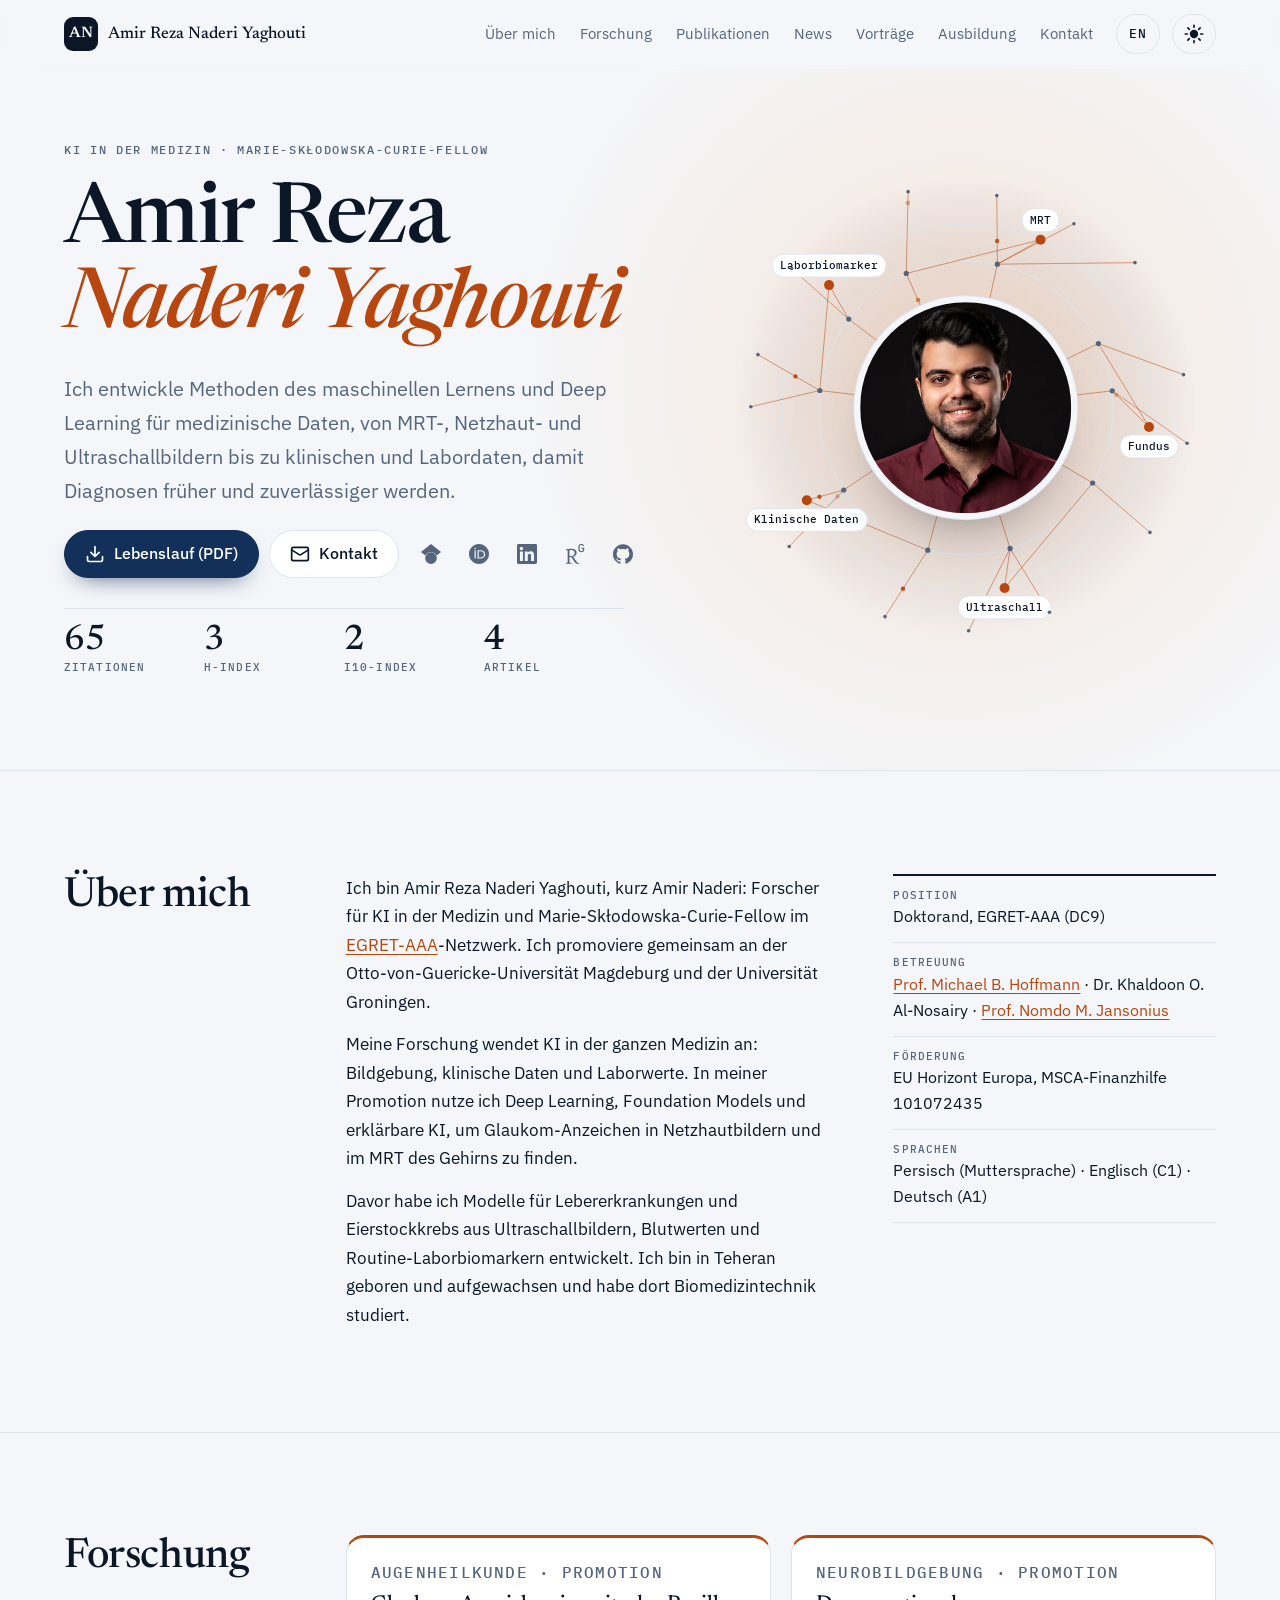
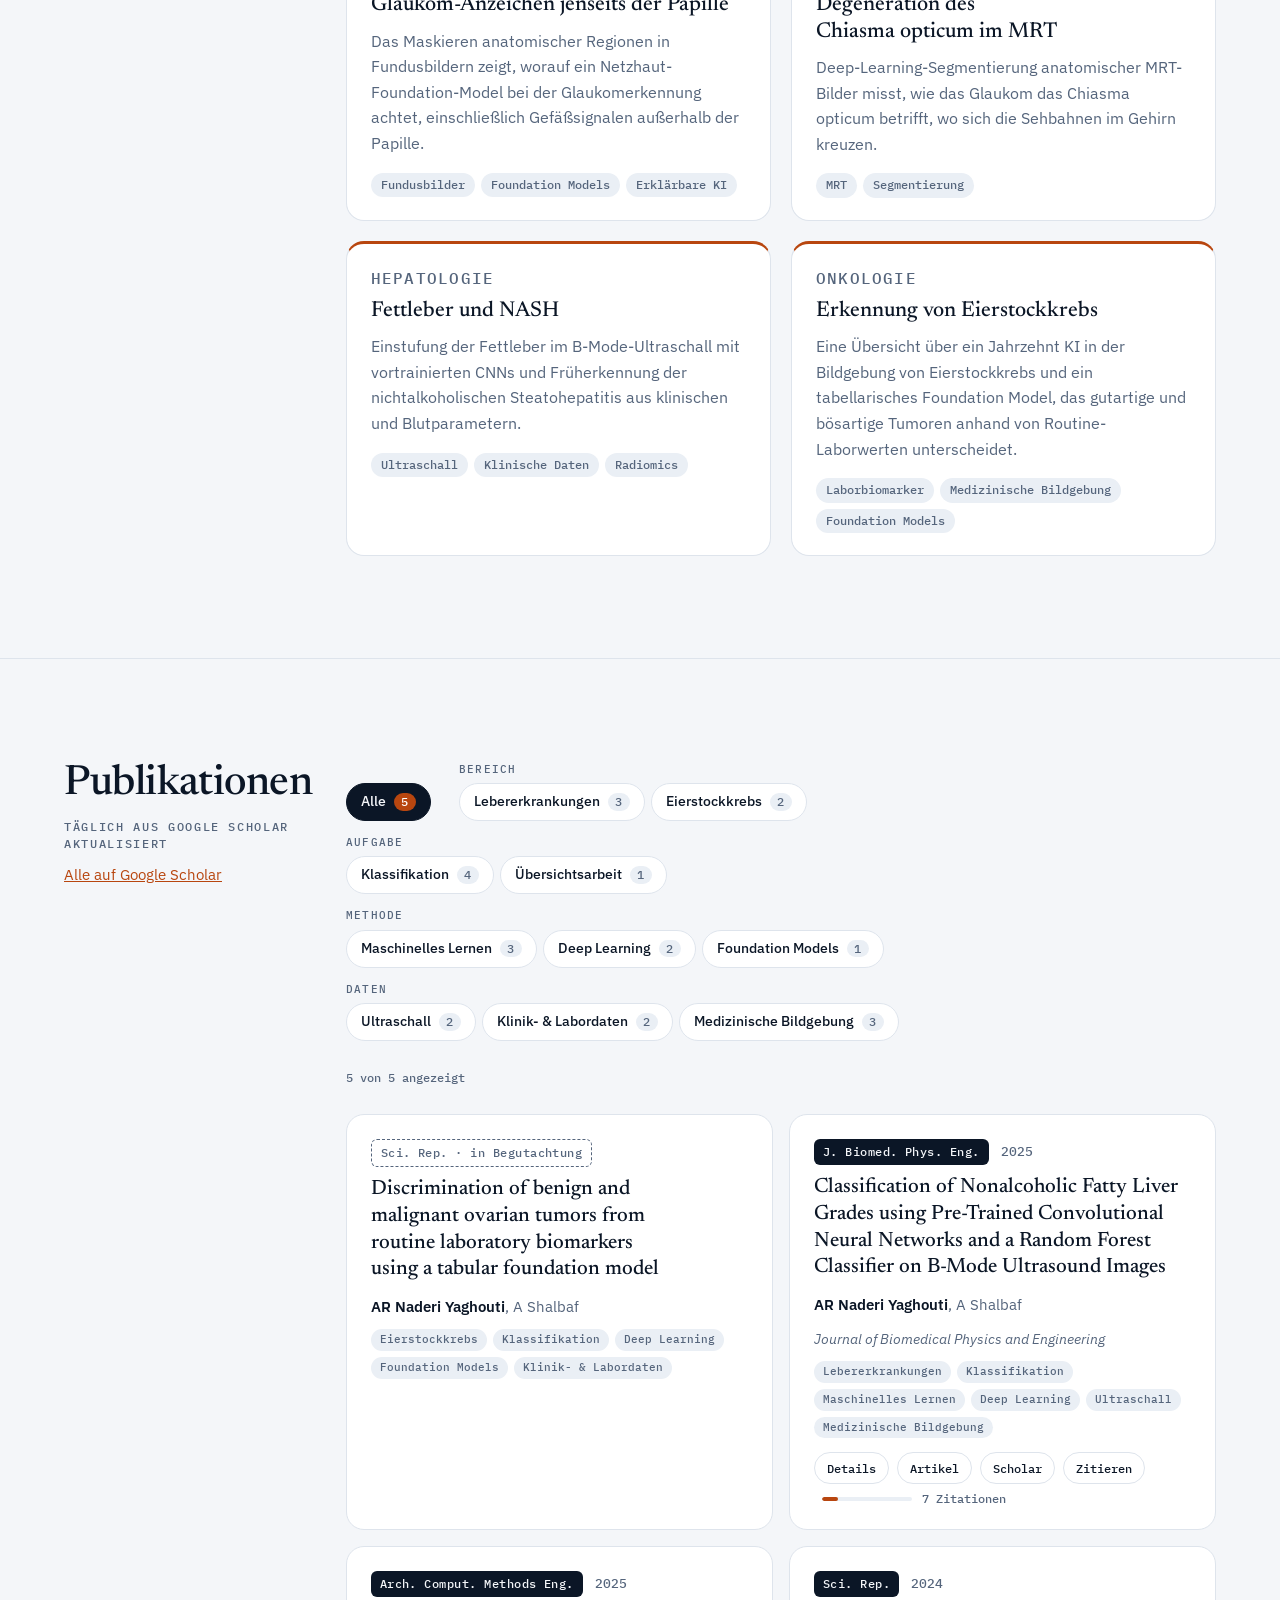
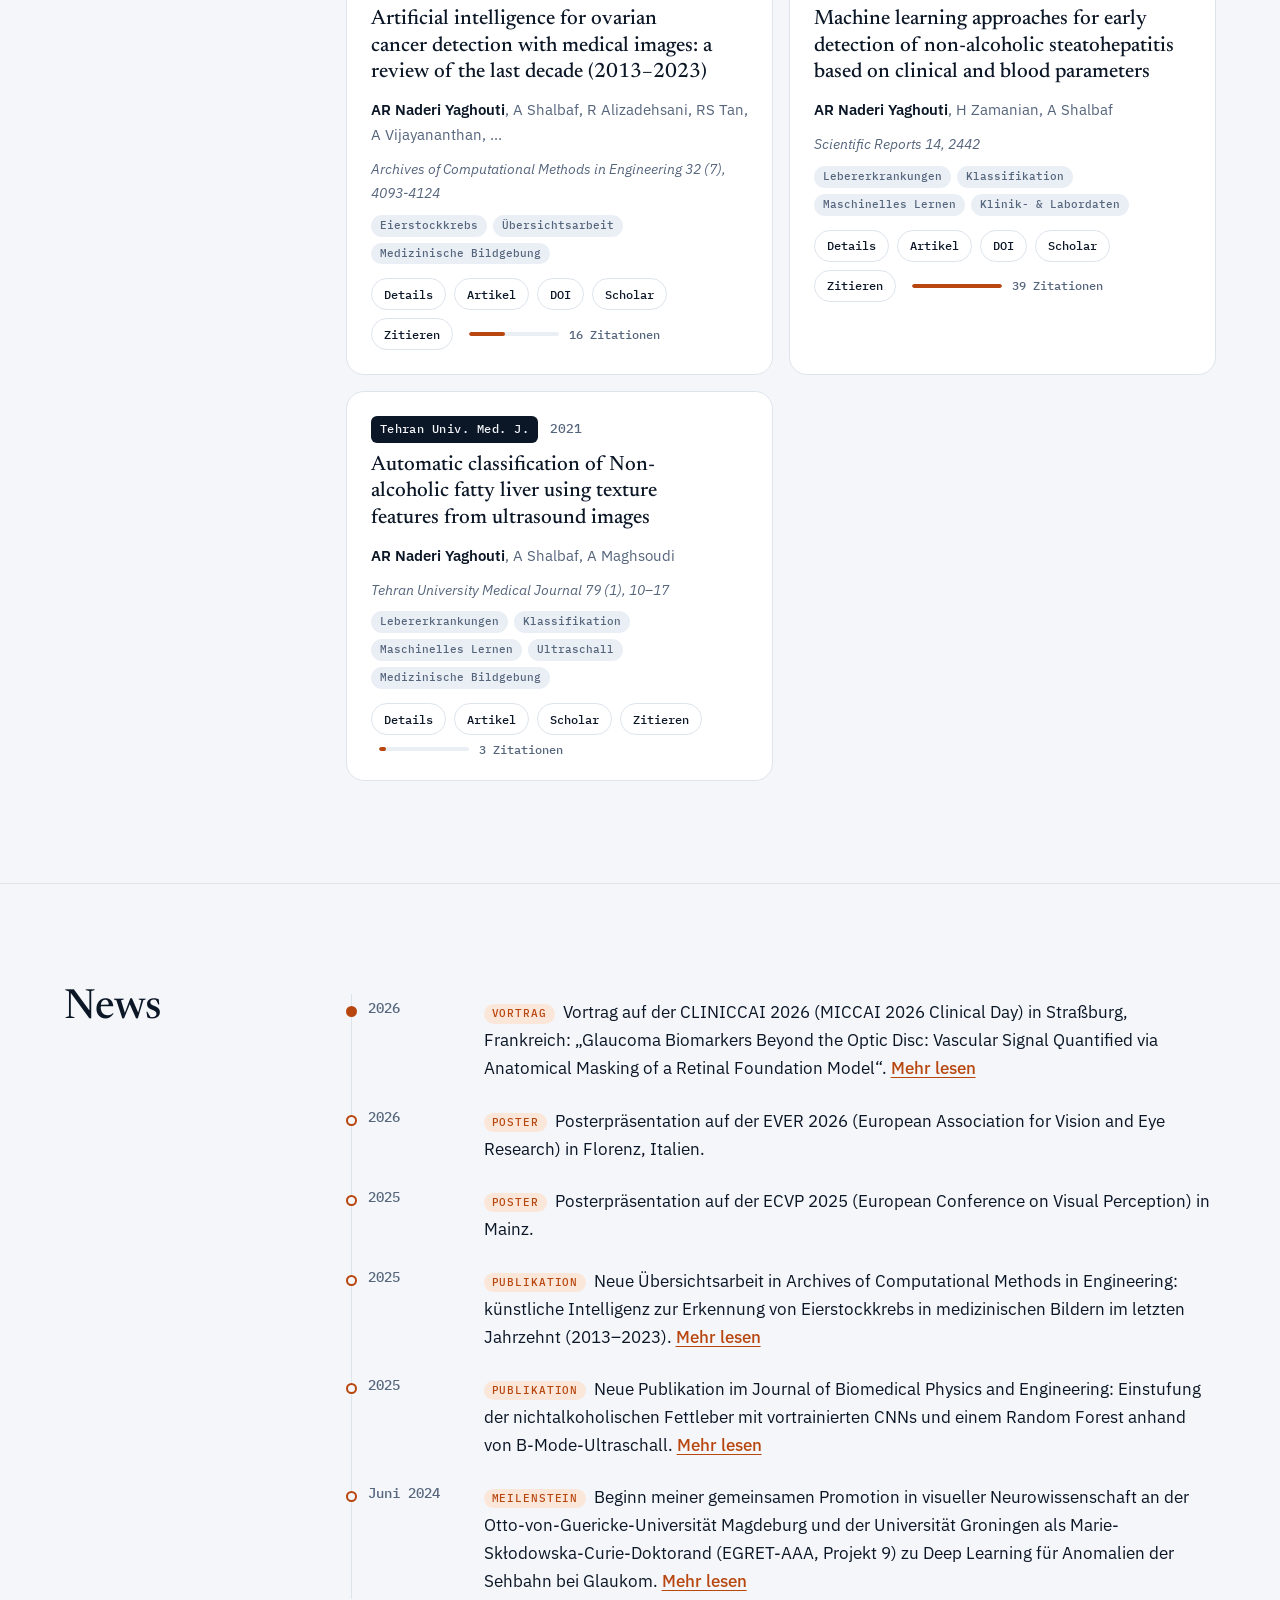
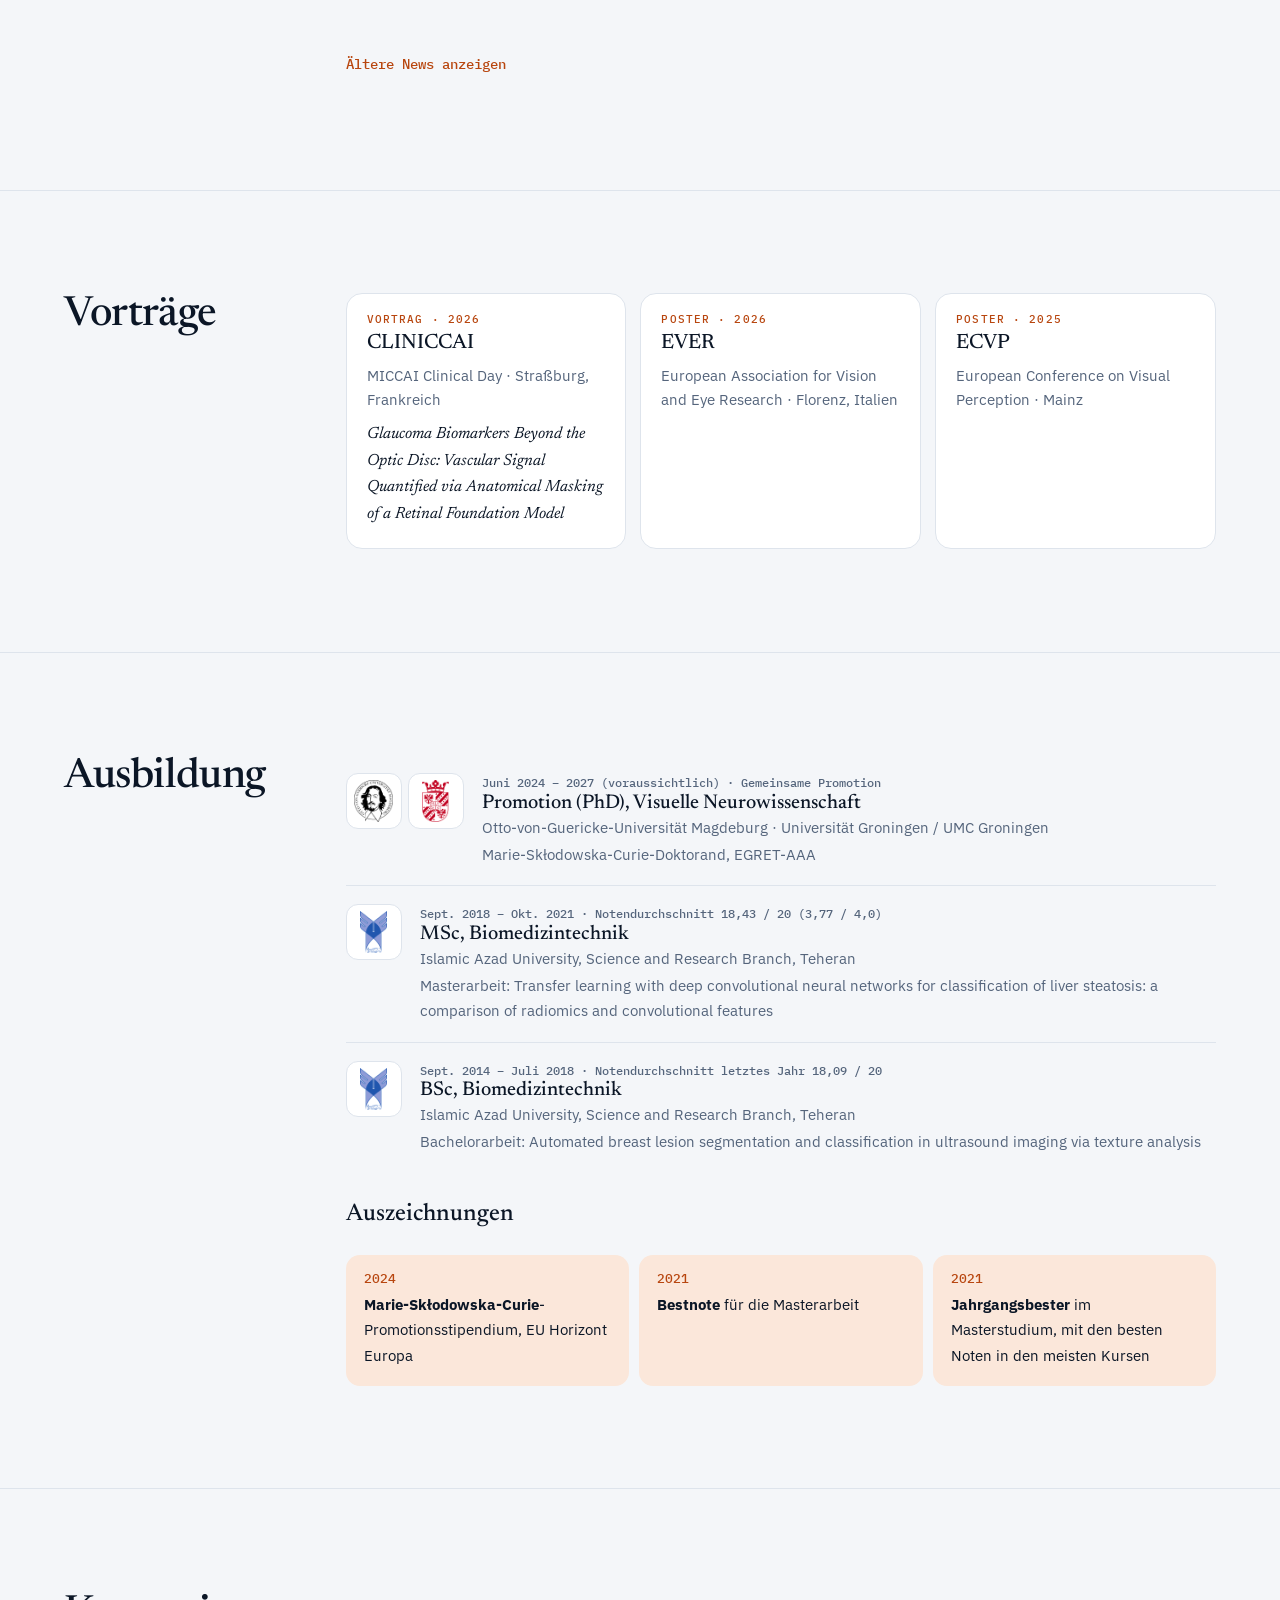
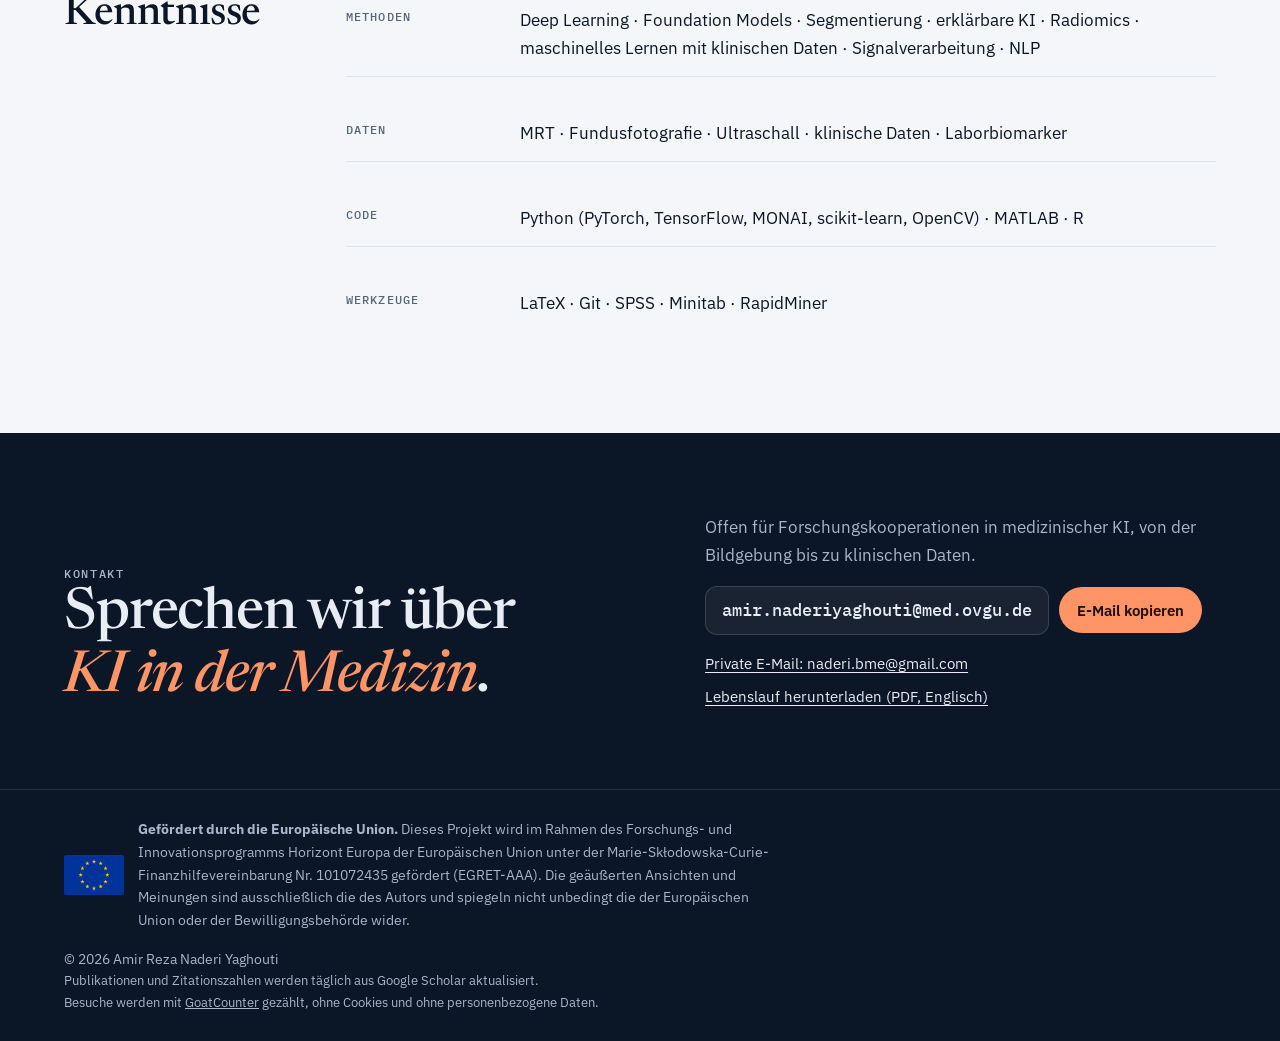
<file: de/index.html>
<!doctype html>
<html lang="de">
<head>
  <meta charset="utf-8">
  <meta name="viewport" content="width=device-width, initial-scale=1, viewport-fit=cover">
  <title>Amir Reza Naderi Yaghouti – Forscher für KI in der Medizin</title>
  <meta name="description" content="Amir Reza Naderi Yaghouti (Amir Naderi) forscht zu KI in der Medizin und ist Marie-Skłodowska-Curie-Fellow an der Otto-von-Guericke-Universität Magdeburg und der Universität Groningen. Maschinelles Lernen für medizinische Bild-, Klinik- und Labordaten.">
  <meta name="author" content="Amir Reza Naderi Yaghouti">
  <meta name="google-site-verification" content="YzLXueeyZpNn4xikbnm2FtjlU_SHx9mif4LPcGFMoCA">
  <meta name="robots" content="index, follow, max-image-preview:large">
<!-- AUTO:HEAD -->
  <link rel="canonical" href="https://amirnaderi.com/de/">
  <link rel="alternate" hreflang="en" href="https://amirnaderi.com/">
  <link rel="alternate" hreflang="de" href="https://amirnaderi.com/de/">
  <link rel="alternate" hreflang="x-default" href="https://amirnaderi.com/">
  <meta property="og:type" content="profile">
  <meta property="og:site_name" content="Amir Reza Naderi Yaghouti">
  <meta property="og:title" content="Amir Reza Naderi Yaghouti – Forscher für KI in der Medizin">
  <meta property="og:description" content="Maschinelles Lernen und Deep Learning für medizinische Daten: MRT-, Netzhaut- und Ultraschallbilder, klinische Daten und Laborbiomarker.">
  <meta property="og:url" content="https://amirnaderi.com/de/">
  <meta property="og:image" content="https://amirnaderi.com/assets/img/og-image.png">
  <meta property="og:image:width" content="1200">
  <meta property="og:image:height" content="630">
  <meta property="og:image:alt" content="Amir Reza Naderi Yaghouti – AI in Medicine Researcher">
  <meta property="og:locale" content="de_DE">
  <meta property="og:locale:alternate" content="en_US">
  <meta property="profile:first_name" content="Amir Reza">
  <meta property="profile:last_name" content="Naderi Yaghouti">
  <meta name="twitter:card" content="summary_large_image">
  <meta name="twitter:title" content="Amir Reza Naderi Yaghouti – Forscher für KI in der Medizin">
  <meta name="twitter:description" content="Maschinelles Lernen und Deep Learning für medizinische Daten: MRT-, Netzhaut- und Ultraschallbilder, klinische Daten und Laborbiomarker.">
  <meta name="twitter:image" content="https://amirnaderi.com/assets/img/og-image.png">
  <meta name="twitter:image:alt" content="Amir Reza Naderi Yaghouti – AI in Medicine Researcher">
  <script type="application/ld+json">
{
  "@context": "https://schema.org",
  "@type": "WebSite",
  "@id": "https://amirnaderi.com/#website",
  "url": "https://amirnaderi.com/",
  "name": "Amir Reza Naderi Yaghouti",
  "alternateName": [
    "Amir Naderi",
    "A. R. Naderi Yaghouti"
  ],
  "inLanguage": [
    "en",
    "de"
  ],
  "publisher": {
    "@id": "https://amirnaderi.com/#person"
  }
}
  </script>
  <script type="application/ld+json">
{
  "@context": "https://schema.org",
  "@type": "ProfilePage",
  "url": "https://amirnaderi.com/de/",
  "name": "Amir Reza Naderi Yaghouti – Forscher für KI in der Medizin",
  "inLanguage": "de",
  "primaryImageOfPage": {
    "@type": "ImageObject",
    "url": "https://amirnaderi.com/assets/img/profile.jpg",
    "width": 800,
    "height": 1000
  },
  "isPartOf": {
    "@id": "https://amirnaderi.com/#website"
  },
  "mainEntity": {
    "@type": "Person",
    "@id": "https://amirnaderi.com/#person",
    "name": "Amir Reza Naderi Yaghouti",
    "alternateName": [
      "Amir Naderi",
      "Amir Reza Naderi",
      "A. R. Naderi Yaghouti",
      "Amirreza Naderi"
    ],
    "givenName": "Amir Reza",
    "familyName": "Naderi Yaghouti",
    "url": "https://amirnaderi.com/",
    "image": "https://amirnaderi.com/assets/img/profile.jpg",
    "email": "mailto:naderi.bme@gmail.com",
    "jobTitle": "Forscher für KI in der Medizin, Marie-Skłodowska-Curie-Doktorand",
    "affiliation": [
      {
        "@type": "CollegeOrUniversity",
        "name": "Otto-von-Guericke University Magdeburg",
        "url": "https://www.ovgu.de/"
      },
      {
        "@type": "CollegeOrUniversity",
        "name": "University of Groningen",
        "url": "https://www.rug.nl/"
      }
    ],
    "alumniOf": {
      "@type": "CollegeOrUniversity",
      "name": "Islamic Azad University, Science and Research Branch"
    },
    "knowsAbout": [
      "Artificial intelligence in medicine",
      "Machine learning",
      "Deep learning",
      "Medical image analysis",
      "Foundation models",
      "Explainable AI",
      "Glaucoma",
      "Biomedical engineering"
    ],
    "sameAs": [
      "https://www.linkedin.com/in/amirnaderiy",
      "https://scholar.google.com/citations?user=WmUoRTsAAAAJ",
      "https://www.researchgate.net/profile/Amir-Reza-Naderi-Yaghouti",
      "https://github.com/Amirnaderiy",
      "https://www.kaggle.com/amirnaderiy",
      "https://orcid.org/0000-0002-9269-8084"
    ],
    "identifier": {
      "@type": "PropertyValue",
      "propertyID": "ORCID",
      "value": "0000-0002-9269-8084"
    },
    "award": "Marie Skłodowska-Curie Doctoral Fellowship (Horizon Europe grant agreement No 101072435)",
    "subjectOf": [
      {
        "@type": "ScholarlyArticle",
        "@id": "https://amirnaderi.com/publications/classification-of-nonalcoholic-fatty-liver-grades-using-pre-trained/#article",
        "name": "Classification of Nonalcoholic Fatty Liver Grades using Pre-Trained Convolutional Neural Networks and a Random Forest Classifier on B-Mode Ultrasound Images",
        "datePublished": "2025",
        "url": "https://amirnaderi.com/publications/classification-of-nonalcoholic-fatty-liver-grades-using-pre-trained/",
        "sameAs": [
          "https://jbpe.sums.ac.ir/article_49907.html"
        ],
        "author": {
          "@id": "https://amirnaderi.com/#person"
        }
      },
      {
        "@type": "ScholarlyArticle",
        "@id": "https://amirnaderi.com/publications/machine-learning-approaches-for-early-detection-of-non-alcoholic/#article",
        "name": "Machine learning approaches for early detection of non-alcoholic steatohepatitis based on clinical and blood parameters",
        "datePublished": "2024",
        "url": "https://amirnaderi.com/publications/machine-learning-approaches-for-early-detection-of-non-alcoholic/",
        "sameAs": [
          "https://www.nature.com/articles/s41598-024-51741-0",
          "https://doi.org/10.1038/s41598-024-51741-0"
        ],
        "author": {
          "@id": "https://amirnaderi.com/#person"
        }
      },
      {
        "@type": "ScholarlyArticle",
        "@id": "https://amirnaderi.com/publications/automatic-classification-of-non-alcoholic-fatty-liver-using-texture/#article",
        "name": "Automatic classification of Non-alcoholic fatty liver using texture features from ultrasound images",
        "datePublished": "2021",
        "url": "https://amirnaderi.com/publications/automatic-classification-of-non-alcoholic-fatty-liver-using-texture/",
        "sameAs": [
          "https://tumj.tums.ac.ir/article-1-11130-en.html"
        ],
        "author": {
          "@id": "https://amirnaderi.com/#person"
        }
      },
      {
        "@type": "ScholarlyArticle",
        "@id": "https://amirnaderi.com/publications/artificial-intelligence-for-ovarian-cancer-detection-with-medical-images/#article",
        "name": "Artificial intelligence for ovarian cancer detection with medical images: a review of the last decade (2013–2023)",
        "datePublished": "2025",
        "url": "https://amirnaderi.com/publications/artificial-intelligence-for-ovarian-cancer-detection-with-medical-images/",
        "sameAs": [
          "https://link.springer.com/article/10.1007/s11831-025-10268-x",
          "https://doi.org/10.1007/s11831-025-10268-x"
        ],
        "author": {
          "@id": "https://amirnaderi.com/#person"
        }
      }
    ]
  }
}
  </script>
  <script data-goatcounter="https://amirnaderi.goatcounter.com/count" async src="https://gc.zgo.at/count.js"></script>
<!-- /AUTO:HEAD -->
  <meta name="theme-color" content="#0B1626">
  <link rel="icon" href="/favicon.ico" sizes="48x48">
  <link rel="icon" href="/favicon.svg" type="image/svg+xml">
  <link rel="icon" href="/favicon-96.png" type="image/png" sizes="96x96">
  <link rel="apple-touch-icon" href="/apple-touch-icon.png">
  <link rel="manifest" href="/site.webmanifest">
  <link rel="preconnect" href="https://fonts.googleapis.com">
  <link rel="preconnect" href="https://fonts.gstatic.com" crossorigin>
  <link rel="stylesheet" href="https://fonts.googleapis.com/css2?family=Newsreader:ital,opsz,wght@0,6..72,400;0,6..72,500;0,6..72,600;1,6..72,400;1,6..72,500&family=IBM+Plex+Sans:wght@400;500;600&family=IBM+Plex+Mono:wght@400;500&display=swap">
  <link rel="stylesheet" href="../assets/css/style.css">
  <script>
    // Apply the saved theme before first paint to avoid a flash.
    try { var t = localStorage.getItem('theme'); if (t) document.documentElement.dataset.theme = t; } catch (e) {}
  </script>
</head>
<body>
  <svg width="0" height="0" style="position:absolute" aria-hidden="true" focusable="false">
    <symbol id="i-scholar" viewBox="0 0 24 24"><path fill="currentColor" d="M5.242 13.769L0 9.5 12 0l12 9.5-5.242 4.269C17.548 11.249 14.978 9.5 12 9.5c-2.977 0-5.548 1.748-6.758 4.269zM12 10a7 7 0 1 0 0 14 7 7 0 0 0 0-14z"/></symbol>
    <symbol id="i-linkedin" viewBox="0 0 24 24"><path fill="currentColor" d="M20.447 20.452h-3.554v-5.569c0-1.328-.027-3.037-1.852-3.037-1.853 0-2.136 1.445-2.136 2.939v5.667H9.351V9h3.414v1.561h.046c.477-.9 1.637-1.85 3.37-1.85 3.601 0 4.267 2.37 4.267 5.455v6.286zM5.337 7.433c-1.144 0-2.063-.926-2.063-2.065 0-1.138.92-2.063 2.063-2.063 1.14 0 2.064.925 2.064 2.063 0 1.139-.925 2.065-2.064 2.065zm1.782 13.019H3.555V9h3.564v11.452zM22.225 0H1.771C.792 0 0 .774 0 1.729v20.542C0 23.227.792 24 1.771 24h20.451C23.2 24 24 23.227 24 22.271V1.729C24 .774 23.2 0 22.222 0h.003z"/></symbol>
    <symbol id="i-researchgate" viewBox="0 0 24 24"><path fill="currentColor" d="M19.586 0c-.818 0-1.508.19-2.073.565-.563.377-.97.936-1.213 1.68a3.193 3.193 0 0 0-.112.437 8.365 8.365 0 0 0-.078.53 9 9 0 0 0-.05.727c-.01.282-.013.621-.013 1.016a31.121 31.123 0 0 0 .014 1.017 9 9 0 0 0 .05.727 7.946 7.946 0 0 0 .077.53h-.005a3.334 3.334 0 0 0 .113.438c.245.743.65 1.303 1.214 1.68.565.376 1.256.564 2.075.564.8 0 1.536-.213 2.105-.603.57-.39.94-.916 1.175-1.650.076-.235.135-.558.177-.93a10.9 10.9 0 0 0 .043-1.207v-.82c0-.095-.047-.142-.14-.142h-3.064c-.094 0-.14.047-.14.141v.956c0 .094.046.14.14.14h1.666c.056 0 .084.03.084.086 0 .36 0 .62-.036.865-.038.244-.1.447-.147.606-.108.385-.348.664-.638.876-.29.212-.738.35-1.227.35-.545 0-.901-.15-1.21-.353-.306-.203-.517-.454-.67-.915a3.136 3.136 0 0 1-.147-.762 17.366 17.367 0 0 1-.034-.656c-.01-.26-.014-.572-.014-.939a26.401 26.403 0 0 1 .014-.938 15.821 15.822 0 0 1 .035-.656 3.19 3.19 0 0 1 .148-.76 1.890 1.890 0 0 1 .742-1.010c.344-.244.593-.352 1.137-.352.508 0 .815.096 1.144.303.33.207.528.492.764.925.047.094.111.118.198.07l1.044-.43c.075-.048.09-.115.042-.199a3.549 3.549 0 0 0-.466-.742 3 3 0 0 0-.679-.607 3.313 3.313 0 0 0-.903-.41A4.068 4.068 0 0 0 19.586 0zM8.217 5.836c-1.69 0-3.036.086-4.297.086-1.146 0-2.291 0-3.007-.029v.831l1.088.2c.744.144 1.174.488 1.174 2.264v11.288c0 1.777-.43 2.12-1.174 2.263l-1.088.2v.832c.773-.029 2.12-.086 3.465-.086 1.29 0 2.951.057 3.667.086v-.831l-1.49-.2c-.773-.115-1.174-.487-1.174-2.264v-4.784c.688.057 1.29.057 2.206.057 1.748 3.123 3.41 5.472 4.355 6.560.86 1.032 2.177 1.691 3.839 1.691.487 0 1.003-.086 1.318-.23v-.744c-1.031 0-2.063-.716-2.808-1.518-1.26-1.376-2.95-3.582-4.355-6.074 2.32-.545 4.040-2.722 4.040-4.900 0-3.208-2.492-4.698-5.758-4.698zm-.515 1.29c2.406 0 3.839 1.26 3.839 3.552 0 2.263-1.547 3.782-4.097 3.782-.974 0-1.404-.03-2.063-.086v-7.19c.66-.059 1.547-.059 2.320-.059z"/></symbol>
    <symbol id="i-github" viewBox="0 0 24 24"><path fill="currentColor" d="M12 .297c-6.63 0-12 5.373-12 12 0 5.303 3.438 9.8 8.205 11.385.6.113.82-.258.82-.577 0-.285-.01-1.04-.015-2.04-3.338.724-4.042-1.61-4.042-1.61C4.422 18.07 3.633 17.7 3.633 17.7c-1.087-.744.084-.729.084-.729 1.205.084 1.838 1.236 1.838 1.236 1.07 1.835 2.809 1.305 3.495.998.108-.776.417-1.305.76-1.605-2.665-.3-5.466-1.332-5.466-5.93 0-1.31.465-2.38 1.235-3.22-.135-.303-.54-1.523.105-3.176 0 0 1.005-.322 3.3 1.23.96-.267 1.98-.399 3-.405 1.02.006 2.04.138 3 .405 2.28-1.552 3.285-1.23 3.285-1.23.645 1.653.24 2.873.12 3.176.765.84 1.23 1.91 1.23 3.22 0 4.61-2.805 5.625-5.475 5.92.42.36.81 1.096.81 2.22 0 1.606-.015 2.896-.015 3.286 0 .315.21.69.825.57C20.565 22.092 24 17.592 24 12.297c0-6.627-5.373-12-12-12"/></symbol>
    <symbol id="i-orcid" viewBox="0 0 24 24"><path fill="currentColor" d="M12 0C5.372 0 0 5.372 0 12s5.372 12 12 12 12-5.372 12-12S18.628 0 12 0zM7.369 4.378c.525 0 .947.431.947.947s-.422.947-.947.947a.95.95 0 0 1-.947-.947c0-.525.422-.947.947-.947zm-.722 3.038h1.444v10.041H6.647V7.416zm3.562 0h3.9c3.712 0 5.344 2.653 5.344 5.025 0 2.578-2.016 5.025-5.325 5.025h-3.919V7.416zm1.444 1.303v7.444h2.297c3.272 0 4.022-2.484 4.022-3.722 0-2.016-1.284-3.722-4.097-3.722h-2.222z"/></symbol>
    <symbol id="i-download" viewBox="0 0 24 24"><path fill="none" stroke="currentColor" stroke-width="2" stroke-linecap="round" stroke-linejoin="round" d="M21 15v4a2 2 0 0 1-2 2H5a2 2 0 0 1-2-2v-4M7 10l5 5 5-5M12 15V3"/></symbol>
    <symbol id="i-mail" viewBox="0 0 24 24"><g fill="none" stroke="currentColor" stroke-width="2" stroke-linecap="round" stroke-linejoin="round"><rect x="2" y="4" width="20" height="16" rx="2"/><path d="m22 7-8.97 5.7a1.94 1.94 0 0 1-2.06 0L2 7"/></g></symbol>
    <symbol id="i-menu" viewBox="0 0 24 24"><path fill="none" stroke="currentColor" stroke-width="2" stroke-linecap="round" d="M4 7h16M4 12h16M4 17h16"/></symbol>
  </svg>
  <a class="skip-link" href="#main">Zum Inhalt springen</a>

  <header class="nav">
    <div class="wrap">
      <a class="mark" href="#top" aria-label="Nach oben"><b>AN</b><span>Amir Reza Naderi Yaghouti</span></a>
      <nav class="links" id="nav-links" aria-label="Hauptnavigation"><a href="#about">Über mich</a><a href="#research">Forschung</a><a href="#publications">Publikationen</a><a href="#news">News</a><a href="#talks">Vorträge</a><a href="#education">Ausbildung</a><a href="#contact">Kontakt</a><span class="bar" aria-hidden="true"></span></nav>
      <a class="chip-btn lang-switch" href="../" hreflang="en" lang="en" data-lang="en" aria-label="English version">EN</a>
      <button class="chip-btn theme-btn" type="button" aria-label="Dunkles Design aktivieren">
        <svg viewBox="0 0 24 24" aria-hidden="true"><mask id="moon-mask"><rect width="24" height="24" fill="#fff"/><circle class="bite" cx="30" cy="-6" r="7" fill="#000"/></mask><circle class="sun-core" cx="12" cy="12" r="5" fill="currentColor" mask="url(#moon-mask)"/><g class="rays" stroke="currentColor" stroke-width="2" stroke-linecap="round"><path d="M12 1.5v2.5M12 20v2.5M1.5 12h2.5M20 12h2.5M4.6 4.6l1.8 1.8M17.6 17.6l1.8 1.8M4.6 19.4l1.8-1.8M17.6 6.4l1.8-1.8"/></g></svg>
      </button>
      <button class="chip-btn menu-btn" type="button" aria-expanded="false" aria-controls="nav-links" aria-label="Menü öffnen"><svg class="icon" aria-hidden="true"><use href="#i-menu"/></svg></button>
    </div>
  </header>

  <main id="main">
    <section class="hero" id="top">
      <div class="wrap">
        <div class="hero-text">
          <p class="label rise">KI in der Medizin · Marie-Skłodowska-Curie-Fellow</p>
          <h1 class="rise d1">Amir Reza <em>Naderi Yaghouti</em></h1>
          <p class="lead rise d2">Ich entwickle Methoden des maschinellen Lernens und Deep Learning für medizinische Daten, von MRT-, Netzhaut- und Ultraschallbildern bis zu klinischen und Labordaten, damit Diagnosen früher und zuverlässiger werden.</p>
          <div class="cta rise d3">
            <a class="btn btn-solid" href="../assets/cv/Amir-Reza-Naderi-Yaghouti-CV.pdf" download><svg class="icon" aria-hidden="true"><use href="#i-download"/></svg>Lebenslauf (PDF)</a>
            <a class="btn" href="#contact"><svg class="icon" aria-hidden="true"><use href="#i-mail"/></svg>Kontakt</a>
            <div class="icons" aria-label="Profile">
              <a href="https://scholar.google.com/citations?user=WmUoRTsAAAAJ" target="_blank" rel="me noopener" aria-label="Google Scholar" title="Google Scholar"><svg class="icon" aria-hidden="true"><use href="#i-scholar"/></svg></a>
              <a href="https://orcid.org/0000-0002-9269-8084" target="_blank" rel="me noopener" aria-label="ORCID" title="ORCID"><svg class="icon" aria-hidden="true"><use href="#i-orcid"/></svg></a>
              <a href="https://www.linkedin.com/in/amirnaderiy" target="_blank" rel="me noopener" aria-label="LinkedIn" title="LinkedIn"><svg class="icon" aria-hidden="true"><use href="#i-linkedin"/></svg></a>
              <a href="https://www.researchgate.net/profile/Amir-Reza-Naderi-Yaghouti" target="_blank" rel="me noopener" aria-label="ResearchGate" title="ResearchGate"><svg class="icon" aria-hidden="true"><use href="#i-researchgate"/></svg></a>
              <a href="https://github.com/Amirnaderiy" target="_blank" rel="me noopener" aria-label="GitHub" title="GitHub"><svg class="icon" aria-hidden="true"><use href="#i-github"/></svg></a>
            </div>
          </div>
          <dl class="stats rise d4" aria-label="Google-Scholar-Kennzahlen">
<!-- AUTO:STATS -->
<div><dt>Zitationen</dt><dd>65</dd></div>
<div><dt>h-Index</dt><dd>3</dd></div>
<div><dt>i10-Index</dt><dd>2</dd></div>
<div><dt>Artikel</dt><dd>4</dd></div>
<!-- /AUTO:STATS -->
          </dl>
        </div>
        <div class="disc rise d2">
          <canvas id="net" aria-hidden="true" data-labels="MRT|Fundus|Ultraschall|Klinische Daten|Laborbiomarker"></canvas>
          <div class="photo">
            <picture>
              <source srcset="../assets/img/profile.webp" type="image/webp">
              <img src="../assets/img/profile.jpg" alt="Porträt von Amir Reza Naderi Yaghouti" width="800" height="1000" fetchpriority="high">
            </picture>
          </div>
        </div>
      </div>
    </section>

    <section class="section" id="about">
      <div class="wrap">
        <div class="sec-head"><h2>Über mich</h2></div>
        <div class="sec-body about reveal">
          <div class="prose"><p>Ich bin Amir Reza Naderi Yaghouti, kurz Amir Naderi: Forscher für KI in der Medizin und Marie-Skłodowska-Curie-Fellow im <a href="https://www.egret-aaa.eu/project-9/" target="_blank" rel="noopener">EGRET-AAA</a>-Netzwerk. Ich promoviere gemeinsam an der Otto-von-Guericke-Universität Magdeburg und der Universität Groningen.</p><p>Meine Forschung wendet KI in der ganzen Medizin an: Bildgebung, klinische Daten und Laborwerte. In meiner Promotion nutze ich Deep Learning, Foundation Models und erklärbare KI, um Glaukom-Anzeichen in Netzhautbildern und im MRT des Gehirns zu finden.</p><p>Davor habe ich Modelle für Lebererkrankungen und Eierstockkrebs aus Ultraschallbildern, Blutwerten und Routine-Laborbiomarkern entwickelt. Ich bin in Teheran geboren und aufgewachsen und habe dort Biomedizintechnik studiert.</p></div>
          <dl class="facts"><div><dt>Position</dt><dd>Doktorand, EGRET-AAA (DC9)</dd></div><div><dt>Betreuung</dt><dd><a href="http://www.med.ovgu.de/augenklinik/vpl/" target="_blank" rel="noopener">Prof. Michael B. Hoffmann</a> · Dr. Khaldoon O. Al-Nosairy · <a href="https://www.nomdo.nl" target="_blank" rel="noopener">Prof. Nomdo M. Jansonius</a></dd></div><div><dt>Förderung</dt><dd>EU Horizont Europa, MSCA-Finanzhilfe 101072435</dd></div><div><dt>Sprachen</dt><dd>Persisch (Muttersprache) · Englisch (C1) · Deutsch (A1)</dd></div></dl>
        </div>
      </div>
    </section>

    <section class="section" id="research">
      <div class="wrap">
        <div class="sec-head"><h2>Forschung</h2></div>
        <div class="sec-body"><div class="projects"><article class="project reveal"><p class="where">Augenheilkunde · Promotion</p><h3>Glaukom-Anzeichen jenseits der Papille</h3><p>Das Maskieren anatomischer Regionen in Fundusbildern zeigt, worauf ein Netzhaut-Foundation-Model bei der Glaukomerkennung achtet, einschließlich Gefäßsignalen außerhalb der Papille.</p><ul class="mods"><li>Fundusbilder</li><li>Foundation Models</li><li>Erklärbare KI</li></ul></article><article class="project reveal"><p class="where">Neurobildgebung · Promotion</p><h3>Degeneration des Chiasma opticum im MRT</h3><p>Deep-Learning-Segmentierung anatomischer MRT-Bilder misst, wie das Glaukom das Chiasma opticum betrifft, wo sich die Sehbahnen im Gehirn kreuzen.</p><ul class="mods"><li>MRT</li><li>Segmentierung</li></ul></article><article class="project reveal"><p class="where">Hepatologie</p><h3>Fettleber und NASH</h3><p>Einstufung der Fettleber im B-Mode-Ultraschall mit vortrainierten CNNs und Früherkennung der nichtalkoholischen Steatohepatitis aus klinischen und Blutparametern.</p><ul class="mods"><li>Ultraschall</li><li>Klinische Daten</li><li>Radiomics</li></ul></article><article class="project reveal"><p class="where">Onkologie</p><h3>Erkennung von Eierstockkrebs</h3><p>Eine Übersicht über ein Jahrzehnt KI in der Bildgebung von Eierstockkrebs und ein tabellarisches Foundation Model, das gutartige und bösartige Tumoren anhand von Routine-Laborwerten unterscheidet.</p><ul class="mods"><li>Laborbiomarker</li><li>Medizinische Bildgebung</li><li>Foundation Models</li></ul></article></div></div>
      </div>
    </section>

    <section class="section" id="publications">
      <div class="wrap">
        <div class="sec-head"><h2>Publikationen</h2><p class="label">Täglich aus Google Scholar aktualisiert</p><a href="https://scholar.google.com/citations?user=WmUoRTsAAAAJ" target="_blank" rel="me noopener">Alle auf Google Scholar</a></div>
        <div class="sec-body">
<!-- AUTO:PUBLICATIONS -->
<div class="pub-filter" role="group" aria-label="Publikationen nach Thema filtern"><div class="fgroup fgroup-all"><button type="button" class="fchip active" data-filter="all" aria-pressed="true">Alle<span class="n">5</span></button></div><div class="fgroup"><span class="flabel">Bereich</span><button type="button" class="fchip" data-filter="liver" aria-pressed="false">Lebererkrankungen<span class="n">3</span></button><button type="button" class="fchip" data-filter="ovarian" aria-pressed="false">Eierstockkrebs<span class="n">2</span></button></div><div class="fgroup"><span class="flabel">Aufgabe</span><button type="button" class="fchip" data-filter="classification" aria-pressed="false">Klassifikation<span class="n">4</span></button><button type="button" class="fchip" data-filter="review" aria-pressed="false">Übersichtsarbeit<span class="n">1</span></button></div><div class="fgroup"><span class="flabel">Methode</span><button type="button" class="fchip" data-filter="ml" aria-pressed="false">Maschinelles Lernen<span class="n">3</span></button><button type="button" class="fchip" data-filter="dl" aria-pressed="false">Deep Learning<span class="n">2</span></button><button type="button" class="fchip" data-filter="fm" aria-pressed="false">Foundation Models<span class="n">1</span></button></div><div class="fgroup"><span class="flabel">Daten</span><button type="button" class="fchip" data-filter="ultrasound" aria-pressed="false">Ultraschall<span class="n">2</span></button><button type="button" class="fchip" data-filter="clinical" aria-pressed="false">Klinik- &amp; Labordaten<span class="n">2</span></button><button type="button" class="fchip" data-filter="imaging" aria-pressed="false">Medizinische Bildgebung<span class="n">3</span></button></div></div><p class="pub-count" aria-live="polite" data-template="{n} von {total} angezeigt">5 von 5 angezeigt</p>
<ol class="pubs">
<li class="pub reveal" data-tags="ovarian classification dl fm clinical"><div class="pub-top"><span class="venue review">Sci. Rep. · in Begutachtung</span></div><h3 lang="en">Discrimination of benign and malignant ovarian tumors from routine laboratory biomarkers using a tabular foundation model</h3><p class="authors"><b>AR Naderi Yaghouti</b>, A Shalbaf</p><ul class="ptags"><li>Eierstockkrebs</li><li>Klassifikation</li><li>Deep Learning</li><li>Foundation Models</li><li>Klinik- &amp; Labordaten</li></ul></li>
<li class="pub reveal" data-tags="liver classification ml dl ultrasound imaging"><div class="pub-top"><span class="venue">J. Biomed. Phys. Eng.</span><span class="yr">2025</span></div><h3 lang="en"><a href="https://jbpe.sums.ac.ir/article_49907.html" target="_blank" rel="noopener">Classification of Nonalcoholic Fatty Liver Grades using Pre-Trained Convolutional Neural Networks and a Random Forest Classifier on B-Mode Ultrasound Images</a></h3><p class="authors"><b>AR Naderi Yaghouti</b>, A Shalbaf</p><p class="venue-full">Journal of Biomedical Physics and Engineering</p><ul class="ptags"><li>Lebererkrankungen</li><li>Klassifikation</li><li>Maschinelles Lernen</li><li>Deep Learning</li><li>Ultraschall</li><li>Medizinische Bildgebung</li></ul><div class="pub-bottom"><a class="mini" href="/publications/classification-of-nonalcoholic-fatty-liver-grades-using-pre-trained/">Details</a><a class="mini" href="https://jbpe.sums.ac.ir/article_49907.html" target="_blank" rel="noopener">Artikel</a><a class="mini" href="https://scholar.google.com/citations?view_op=view_citation&amp;hl=en&amp;user=WmUoRTsAAAAJ&amp;pagesize=100&amp;sortby=pubdate&amp;citation_for_view=WmUoRTsAAAAJ:2osOgNQ5qMEC" target="_blank" rel="noopener">Scholar</a><details class="cite"><summary class="mini">Zitieren</summary><div class="cite-box"><pre><code>@article{naderiyaghouti2025classification,
  title = {{Classification of Nonalcoholic Fatty Liver Grades using Pre-Trained Convolutional Neural Networks and a Random Forest Classifier on B-Mode Ultrasound Images}},
  author = {Naderi Yaghouti, A. R. and Shalbaf, A.},
  journal = {Journal of Biomedical Physics and Engineering},
  year = {2025}
}</code></pre><button type="button" class="copy-btn" data-copied="Kopiert">BibTeX kopieren</button></div></details><span class="cites"><span class="meter"><i data-w="18"></i></span>7 Zitationen</span></div></li>
<li class="pub reveal" data-tags="ovarian review imaging"><div class="pub-top"><span class="venue">Arch. Comput. Methods Eng.</span><span class="yr">2025</span></div><h3 lang="en"><a href="https://link.springer.com/article/10.1007/s11831-025-10268-x" target="_blank" rel="noopener">Artificial intelligence for ovarian cancer detection with medical images: a review of the last decade (2013–2023)</a></h3><p class="authors"><b>AR Naderi Yaghouti</b>, A Shalbaf, R Alizadehsani, RS Tan, A Vijayananthan, ...</p><p class="venue-full">Archives of Computational Methods in Engineering 32 (7), 4093-4124</p><ul class="ptags"><li>Eierstockkrebs</li><li>Übersichtsarbeit</li><li>Medizinische Bildgebung</li></ul><div class="pub-bottom"><a class="mini" href="/publications/artificial-intelligence-for-ovarian-cancer-detection-with-medical-images/">Details</a><a class="mini" href="https://link.springer.com/article/10.1007/s11831-025-10268-x" target="_blank" rel="noopener">Artikel</a><a class="mini" href="https://doi.org/10.1007/s11831-025-10268-x" target="_blank" rel="noopener">DOI</a><a class="mini" href="https://scholar.google.com/citations?view_op=view_citation&amp;hl=en&amp;user=WmUoRTsAAAAJ&amp;pagesize=100&amp;sortby=pubdate&amp;citation_for_view=WmUoRTsAAAAJ:qjMakFHDy7sC" target="_blank" rel="noopener">Scholar</a><details class="cite"><summary class="mini">Zitieren</summary><div class="cite-box"><pre><code>@article{naderiyaghouti2025artificial,
  title = {{Artificial intelligence for ovarian cancer detection with medical images: a review of the last decade (2013–2023)}},
  author = {Naderi Yaghouti, A. R. and Shalbaf, A. and Alizadehsani, R. and Tan, R. S. and Vijayananthan, A. and others},
  journal = {Archives of Computational Methods in Engineering},
  volume = {32},
  number = {7},
  pages = {4093--4124},
  year = {2025},
  doi = {10.1007/s11831-025-10268-x}
}</code></pre><button type="button" class="copy-btn" data-copied="Kopiert">BibTeX kopieren</button></div></details><span class="cites"><span class="meter"><i data-w="41"></i></span>16 Zitationen</span></div></li>
<li class="pub reveal" data-tags="liver classification ml clinical"><div class="pub-top"><span class="venue">Sci. Rep.</span><span class="yr">2024</span></div><h3 lang="en"><a href="https://www.nature.com/articles/s41598-024-51741-0" target="_blank" rel="noopener">Machine learning approaches for early detection of non-alcoholic steatohepatitis based on clinical and blood parameters</a></h3><p class="authors"><b>AR Naderi Yaghouti</b>, H Zamanian, A Shalbaf</p><p class="venue-full">Scientific Reports 14, 2442</p><ul class="ptags"><li>Lebererkrankungen</li><li>Klassifikation</li><li>Maschinelles Lernen</li><li>Klinik- &amp; Labordaten</li></ul><div class="pub-bottom"><a class="mini" href="/publications/machine-learning-approaches-for-early-detection-of-non-alcoholic/">Details</a><a class="mini" href="https://www.nature.com/articles/s41598-024-51741-0" target="_blank" rel="noopener">Artikel</a><a class="mini" href="https://doi.org/10.1038/s41598-024-51741-0" target="_blank" rel="noopener">DOI</a><a class="mini" href="https://scholar.google.com/citations?view_op=view_citation&amp;hl=en&amp;user=WmUoRTsAAAAJ&amp;pagesize=100&amp;sortby=pubdate&amp;citation_for_view=WmUoRTsAAAAJ:d1gkVwhDpl0C" target="_blank" rel="noopener">Scholar</a><details class="cite"><summary class="mini">Zitieren</summary><div class="cite-box"><pre><code>@article{naderiyaghouti2024machine,
  title = {{Machine learning approaches for early detection of non-alcoholic steatohepatitis based on clinical and blood parameters}},
  author = {Naderi Yaghouti, A. R. and Zamanian, H. and Shalbaf, A.},
  journal = {Scientific Reports},
  volume = {14},
  pages = {2442},
  year = {2024},
  doi = {10.1038/s41598-024-51741-0}
}</code></pre><button type="button" class="copy-btn" data-copied="Kopiert">BibTeX kopieren</button></div></details><span class="cites"><span class="meter"><i data-w="100"></i></span>39 Zitationen</span></div></li>
<li class="pub reveal" data-tags="liver classification ml ultrasound imaging"><div class="pub-top"><span class="venue">Tehran Univ. Med. J.</span><span class="yr">2021</span></div><h3 lang="en"><a href="https://tumj.tums.ac.ir/article-1-11130-en.html" target="_blank" rel="noopener">Automatic classification of Non-alcoholic fatty liver using texture features from ultrasound images</a></h3><p class="authors"><b>AR Naderi Yaghouti</b>, A Shalbaf, A Maghsoudi</p><p class="venue-full">Tehran University Medical Journal 79 (1), 10–17</p><ul class="ptags"><li>Lebererkrankungen</li><li>Klassifikation</li><li>Maschinelles Lernen</li><li>Ultraschall</li><li>Medizinische Bildgebung</li></ul><div class="pub-bottom"><a class="mini" href="/publications/automatic-classification-of-non-alcoholic-fatty-liver-using-texture/">Details</a><a class="mini" href="https://tumj.tums.ac.ir/article-1-11130-en.html" target="_blank" rel="noopener">Artikel</a><a class="mini" href="https://scholar.google.com/citations?view_op=view_citation&amp;hl=en&amp;user=WmUoRTsAAAAJ&amp;pagesize=100&amp;sortby=pubdate&amp;citation_for_view=WmUoRTsAAAAJ:9yKSN-GCB0IC" target="_blank" rel="noopener">Scholar</a><details class="cite"><summary class="mini">Zitieren</summary><div class="cite-box"><pre><code>@article{naderiyaghouti2021automatic,
  title = {{Automatic classification of Non-alcoholic fatty liver using texture features from ultrasound images}},
  author = {Naderi Yaghouti, A. R. and Shalbaf, A. and Maghsoudi, A.},
  journal = {Tehran University Medical Journal},
  volume = {79},
  number = {1},
  pages = {10--17},
  year = {2021}
}</code></pre><button type="button" class="copy-btn" data-copied="Kopiert">BibTeX kopieren</button></div></details><span class="cites"><span class="meter"><i data-w="8"></i></span>3 Zitationen</span></div></li>
</ol>
<!-- /AUTO:PUBLICATIONS -->
        </div>
      </div>
    </section>

    <section class="section" id="news">
      <div class="wrap">
        <div class="sec-head"><h2>News</h2></div>
        <div class="sec-body reveal">
<!-- AUTO:NEWS -->
<ol class="timeline">
<li><time datetime="2026">2026</time><p><span class="pill">Vortrag</span>Vortrag auf der CLINICCAI 2026 (MICCAI 2026 Clinical Day) in Straßburg, Frankreich: „Glaucoma Biomarkers Beyond the Optic Disc: Vascular Signal Quantified via Anatomical Masking of a Retinal Foundation Model“. <a class="more-link" href="https://conferences.miccai.org/2026/en/CLINICAL-DAY.html" target="_blank" rel="noopener">Mehr lesen<span class="sr-only"> (öffnet in neuem Tab)</span></a></p></li>
<li><time datetime="2026">2026</time><p><span class="pill">Poster</span>Posterpräsentation auf der EVER 2026 (European Association for Vision and Eye Research) in Florenz, Italien.</p></li>
<li><time datetime="2025">2025</time><p><span class="pill">Poster</span>Posterpräsentation auf der ECVP 2025 (European Conference on Visual Perception) in Mainz.</p></li>
<li><time datetime="2025">2025</time><p><span class="pill">Publikation</span>Neue Übersichtsarbeit in Archives of Computational Methods in Engineering: künstliche Intelligenz zur Erkennung von Eierstockkrebs in medizinischen Bildern im letzten Jahrzehnt (2013–2023). <a class="more-link" href="https://link.springer.com/article/10.1007/s11831-025-10268-x" target="_blank" rel="noopener">Mehr lesen<span class="sr-only"> (öffnet in neuem Tab)</span></a></p></li>
<li><time datetime="2025">2025</time><p><span class="pill">Publikation</span>Neue Publikation im Journal of Biomedical Physics and Engineering: Einstufung der nichtalkoholischen Fettleber mit vortrainierten CNNs und einem Random Forest anhand von B-Mode-Ultraschall. <a class="more-link" href="https://jbpe.sums.ac.ir/article_49907.html" target="_blank" rel="noopener">Mehr lesen<span class="sr-only"> (öffnet in neuem Tab)</span></a></p></li>
<li><time datetime="2024-06">Juni 2024</time><p><span class="pill">Meilenstein</span>Beginn meiner gemeinsamen Promotion in visueller Neurowissenschaft an der Otto-von-Guericke-Universität Magdeburg und der Universität Groningen als Marie-Skłodowska-Curie-Doktorand (EGRET-AAA, Projekt 9) zu Deep Learning für Anomalien der Sehbahn bei Glaukom. <a class="more-link" href="https://www.egret-aaa.eu/project-9/" target="_blank" rel="noopener">Mehr lesen<span class="sr-only"> (öffnet in neuem Tab)</span></a></p></li>
</ol>
<details class="more"><summary>Ältere News anzeigen</summary><ol class="timeline">
<li><time datetime="2024-01">Jan. 2024</time><p><span class="pill">Publikation</span>Neue Publikation in Scientific Reports: Machine-Learning-Ansätze zur Früherkennung der nichtalkoholischen Steatohepatitis (NASH) aus klinischen und Blutparametern. <a class="more-link" href="https://www.nature.com/articles/s41598-024-51741-0" target="_blank" rel="noopener">Mehr lesen<span class="sr-only"> (öffnet in neuem Tab)</span></a></p></li>
</ol></details>
<!-- /AUTO:NEWS -->
        </div>
      </div>
    </section>

    <section class="section" id="talks">
      <div class="wrap">
        <div class="sec-head"><h2>Vorträge</h2></div>
        <div class="sec-body"><div class="talks"><article class="talk reveal"><span class="kind">Vortrag · 2026</span><h3><a href="https://conferences.miccai.org/2026/en/CLINICAL-DAY.html" target="_blank" rel="noopener">CLINICCAI</a></h3><p>MICCAI Clinical Day · Straßburg, Frankreich</p><em lang="en">Glaucoma Biomarkers Beyond the Optic Disc: Vascular Signal Quantified via Anatomical Masking of a Retinal Foundation Model</em></article><article class="talk reveal"><span class="kind">Poster · 2026</span><h3>EVER</h3><p>European Association for Vision and Eye Research · Florenz, Italien</p></article><article class="talk reveal"><span class="kind">Poster · 2025</span><h3>ECVP</h3><p>European Conference on Visual Perception · Mainz</p></article></div></div>
      </div>
    </section>

    <section class="section" id="education">
      <div class="wrap">
        <div class="sec-head"><h2>Ausbildung</h2></div>
        <div class="sec-body">
          <div class="edu reveal"><div class="edu-row"><div class="logos"><span class="logo"><img src="../assets/img/logos/ovgu.png" alt="Logo der Otto-von-Guericke-Universität Magdeburg" width="181" height="192" loading="lazy"></span><span class="logo"><img src="../assets/img/logos/groningen.png" alt="Logo der Universität Groningen" width="124" height="192" loading="lazy"></span></div><div><p class="meta">Juni 2024 – 2027 (voraussichtlich) · Gemeinsame Promotion</p><h3>Promotion (PhD), Visuelle Neurowissenschaft</h3><p class="detail">Otto-von-Guericke-Universität Magdeburg · Universität Groningen / UMC Groningen</p><p class="detail">Marie-Skłodowska-Curie-Doktorand, EGRET-AAA</p></div></div><div class="edu-row"><div class="logos"><span class="logo"><img src="../assets/img/logos/iau.png" alt="Logo der Islamic Azad University" width="120" height="192" loading="lazy"></span></div><div><p class="meta">Sept. 2018 – Okt. 2021 · Notendurchschnitt 18,43 / 20 (3,77 / 4,0)</p><h3>MSc, Biomedizintechnik</h3><p class="detail">Islamic Azad University, Science and Research Branch, Teheran</p><p class="detail">Masterarbeit: <span lang="en">Transfer learning with deep convolutional neural networks for classification of liver steatosis: a comparison of radiomics and convolutional features</span></p></div></div><div class="edu-row"><div class="logos"><span class="logo"><img src="../assets/img/logos/iau.png" alt="Logo der Islamic Azad University" width="120" height="192" loading="lazy"></span></div><div><p class="meta">Sept. 2014 – Juli 2018 · Notendurchschnitt letztes Jahr 18,09 / 20</p><h3>BSc, Biomedizintechnik</h3><p class="detail">Islamic Azad University, Science and Research Branch, Teheran</p><p class="detail">Bachelorarbeit: <span lang="en">Automated breast lesion segmentation and classification in ultrasound imaging via texture analysis</span></p></div></div></div>
          <h3 class="subhead">Auszeichnungen</h3>
          <div class="honors"><div class="honor reveal"><span class="yr">2024</span><p><b>Marie-Skłodowska-Curie</b>-Promotionsstipendium, EU Horizont Europa</p></div><div class="honor reveal"><span class="yr">2021</span><p><b>Bestnote</b> für die Masterarbeit</p></div><div class="honor reveal"><span class="yr">2021</span><p><b>Jahrgangsbester</b> im Masterstudium, mit den besten Noten in den meisten Kursen</p></div></div>
        </div>
      </div>
    </section>

    <section class="section" id="skills">
      <div class="wrap">
        <div class="sec-head"><h2>Kenntnisse</h2></div>
        <dl class="sec-body skills reveal"><div><dt>Methoden</dt><dd>Deep Learning · Foundation Models · Segmentierung · erklärbare KI · Radiomics · maschinelles Lernen mit klinischen Daten · Signalverarbeitung · NLP</dd></div><div><dt>Daten</dt><dd>MRT · Fundusfotografie · Ultraschall · klinische Daten · Laborbiomarker</dd></div><div><dt>Code</dt><dd>Python (PyTorch, TensorFlow, MONAI, scikit-learn, OpenCV) · MATLAB · R</dd></div><div><dt>Werkzeuge</dt><dd>LaTeX · Git · SPSS · Minitab · RapidMiner</dd></div></dl>
      </div>
    </section>

    <section class="contact" id="contact">
      <div class="wrap">
        <div><p class="label">Kontakt</p><h2>Sprechen wir über <em>KI in der Medizin</em>.</h2></div>
        <div class="contact-side">
          <p>Offen für Forschungskooperationen in medizinischer KI, von der Bildgebung bis zu klinischen Daten.</p>
          <div class="mail">
            <a class="addr" href="mailto:amir.naderiyaghouti@med.ovgu.de">amir.naderiyaghouti@med.ovgu.de</a>
            <button class="copy-mail" type="button" data-email="amir.naderiyaghouti@med.ovgu.de">E-Mail kopieren</button>
          </div>
          <p class="alt"><a href="mailto:naderi.bme@gmail.com">Private E-Mail: naderi.bme@gmail.com</a><a href="../assets/cv/Amir-Reza-Naderi-Yaghouti-CV.pdf" download>Lebenslauf herunterladen (PDF, Englisch)</a></p>
        </div>
      </div>
    </section>
  </main>

  <footer class="foot">
    <div class="wrap">
      <div class="eu"><svg class="eu-flag" viewBox="0 0 810 540" role="img" aria-label="Flagge der Europäischen Union"><rect width="810" height="540" fill="#003399"/><path fill="#FFCC00" d="M405.0,60.0L411.8,80.7L433.5,80.7L415.9,93.6L422.6,114.3L405.0,101.5L387.4,114.3L394.1,93.6L376.5,80.7L398.2,80.7ZM495.0,84.1L501.8,104.8L523.5,104.8L505.9,117.7L512.6,138.4L495.0,125.6L477.4,138.4L484.1,117.7L466.5,104.8L488.2,104.8ZM560.9,150.0L567.6,170.7L589.4,170.7L571.8,183.6L578.5,204.3L560.9,191.5L543.3,204.3L549.9,183.6L532.4,170.7L554.1,170.7ZM585.0,240.0L591.8,260.7L613.5,260.7L595.9,273.6L602.6,294.3L585.0,281.5L567.4,294.3L574.1,273.6L556.5,260.7L578.2,260.7ZM560.9,330.0L567.6,350.7L589.4,350.7L571.8,363.6L578.5,384.3L560.9,371.5L543.3,384.3L549.9,363.6L532.4,350.7L554.1,350.7ZM495.0,395.9L501.8,416.6L523.5,416.6L505.9,429.4L512.6,450.2L495.0,437.4L477.4,450.2L484.1,429.4L466.5,416.6L488.2,416.6ZM405.0,420.0L411.8,440.7L433.5,440.7L415.9,453.6L422.6,474.3L405.0,461.5L387.4,474.3L394.1,453.6L376.5,440.7L398.2,440.7ZM315.0,395.9L321.8,416.6L343.5,416.6L325.9,429.4L332.6,450.2L315.0,437.4L297.4,450.2L304.1,429.4L286.5,416.6L308.2,416.6ZM249.1,330.0L255.9,350.7L277.6,350.7L260.1,363.6L266.7,384.3L249.1,371.5L231.5,384.3L238.2,363.6L220.6,350.7L242.4,350.7ZM225.0,240.0L231.8,260.7L253.5,260.7L235.9,273.6L242.6,294.3L225.0,281.5L207.4,294.3L214.1,273.6L196.5,260.7L218.2,260.7ZM249.1,150.0L255.9,170.7L277.6,170.7L260.1,183.6L266.7,204.3L249.1,191.5L231.5,204.3L238.2,183.6L220.6,170.7L242.4,170.7ZM315.0,84.1L321.8,104.8L343.5,104.8L325.9,117.7L332.6,138.4L315.0,125.6L297.4,138.4L304.1,117.7L286.5,104.8L308.2,104.8Z"/></svg><p><b>Gefördert durch die Europäische Union.</b> Dieses Projekt wird im Rahmen des Forschungs- und Innovationsprogramms Horizont Europa der Europäischen Union unter der Marie-Skłodowska-Curie-Finanzhilfevereinbarung Nr.&nbsp;101072435 gefördert (EGRET-AAA). Die geäußerten Ansichten und Meinungen sind ausschließlich die des Autors und spiegeln nicht unbedingt die der Europäischen Union oder der Bewilligungsbehörde wider.</p></div>
      <div>
        <p>© <span data-year>2026</span> Amir Reza Naderi Yaghouti</p>
        <p class="sync">
<!-- AUTO:UPDATED -->
Publikationen und Zitationszahlen werden täglich aus Google Scholar aktualisiert.<br>Besuche werden mit <a href="https://www.goatcounter.com/help/privacy" target="_blank" rel="noopener">GoatCounter</a> gezählt, ohne Cookies und ohne personenbezogene Daten.
<!-- /AUTO:UPDATED -->
        </p>
      </div>
    </div>
  </footer>

  <script src="../assets/js/main.js" defer></script>
</body>
</html>
</file>
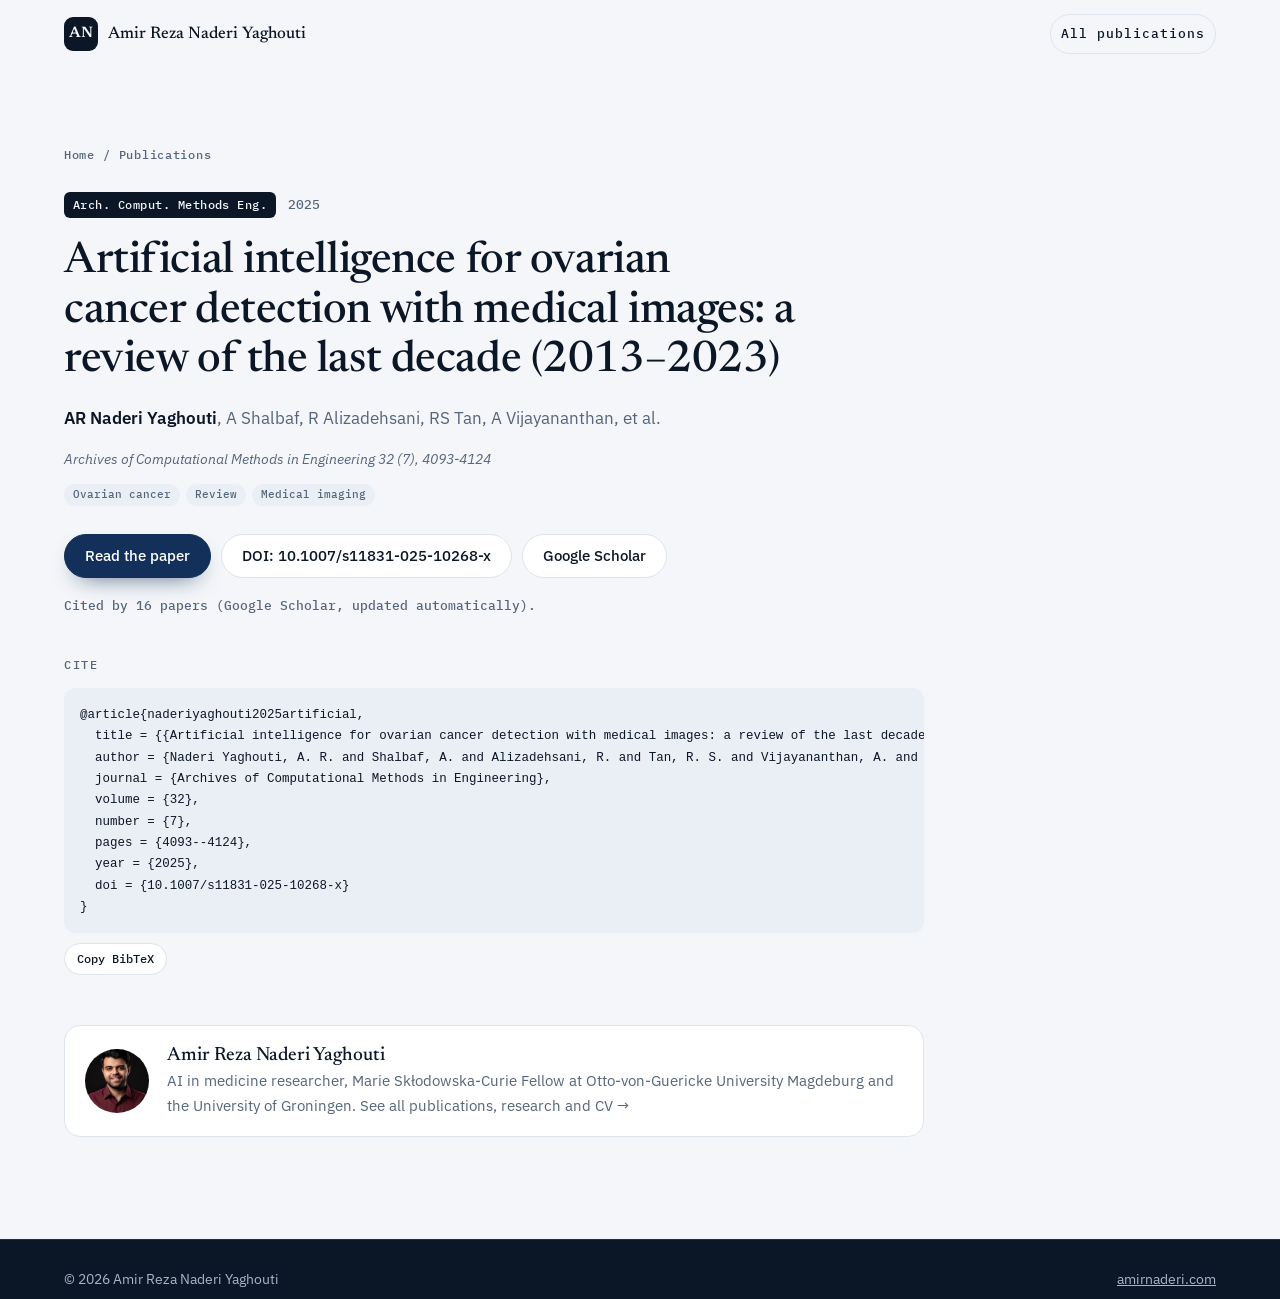
<file: publications/artificial-intelligence-for-ovarian-cancer-detection-with-medical-images/index.html>
<!doctype html>
<!-- generated by scripts/update_site.py; edit data/publications.json instead -->
<html lang="en">
<head>
  <meta charset="utf-8">
  <meta name="viewport" content="width=device-width, initial-scale=1, viewport-fit=cover">
  <title>Artificial intelligence for ovarian cancer detection with medical images: a review of… | Amir Reza Naderi Yaghouti</title>
  <meta name="description" content="Paper by Amir Reza Naderi Yaghouti (Amir Naderi) with A Shalbaf, R Alizadehsani and colleagues, Archives of Computational Methods in Engineering, 2025: Artificial intelligence for ovarian cancer detection with medical images: a review of the last decade (2013–2023).">
  <meta name="author" content="Amir Reza Naderi Yaghouti">
  <meta name="robots" content="index, follow, max-image-preview:large">
  <link rel="canonical" href="https://amirnaderi.com/publications/artificial-intelligence-for-ovarian-cancer-detection-with-medical-images/">
  <meta name="citation_title" content="Artificial intelligence for ovarian cancer detection with medical images: a review of the last decade (2013–2023)">
  <meta name="citation_author" content="Naderi Yaghouti, Amir Reza">
  <meta name="citation_author" content="Shalbaf, A">
  <meta name="citation_author" content="Alizadehsani, R">
  <meta name="citation_author" content="Tan, RS">
  <meta name="citation_author" content="Vijayananthan, A">
  <meta name="citation_publication_date" content="2025">
  <meta name="citation_journal_title" content="Archives of Computational Methods in Engineering">
  <meta name="citation_volume" content="32">
  <meta name="citation_issue" content="7">
  <meta name="citation_firstpage" content="4093">
  <meta name="citation_lastpage" content="4124">
  <meta name="citation_doi" content="10.1007/s11831-025-10268-x">
  <meta name="citation_abstract_html_url" content="https://amirnaderi.com/publications/artificial-intelligence-for-ovarian-cancer-detection-with-medical-images/">
  <meta property="og:type" content="article">
  <meta property="og:site_name" content="Amir Reza Naderi Yaghouti">
  <meta property="og:title" content="Artificial intelligence for ovarian cancer detection with medical images: a review of the last decade (2013–2023)">
  <meta property="og:description" content="Paper by Amir Reza Naderi Yaghouti (Amir Naderi) with A Shalbaf, R Alizadehsani and colleagues, Archives of Computational Methods in Engineering, 2025: Artificial intelligence for ovarian cancer detection with medical images: a review of the last decade (2013–2023).">
  <meta property="og:url" content="https://amirnaderi.com/publications/artificial-intelligence-for-ovarian-cancer-detection-with-medical-images/">
  <meta property="og:image" content="https://amirnaderi.com/assets/img/og-image.png">
  <meta property="og:image:width" content="1200">
  <meta property="og:image:height" content="630">
  <meta property="og:image:alt" content="Amir Reza Naderi Yaghouti – AI in Medicine Researcher">
  <meta name="twitter:card" content="summary_large_image">
  <script type="application/ld+json">
{
  "@context": "https://schema.org",
  "@graph": [
    {
      "@type": "ScholarlyArticle",
      "@id": "https://amirnaderi.com/publications/artificial-intelligence-for-ovarian-cancer-detection-with-medical-images/#article",
      "name": "Artificial intelligence for ovarian cancer detection with medical images: a review of the last decade (2013–2023)",
      "headline": "Artificial intelligence for ovarian cancer detection with medical images: a review of…",
      "url": "https://amirnaderi.com/publications/artificial-intelligence-for-ovarian-cancer-detection-with-medical-images/",
      "mainEntityOfPage": "https://amirnaderi.com/publications/artificial-intelligence-for-ovarian-cancer-detection-with-medical-images/",
      "inLanguage": "en",
      "image": "https://amirnaderi.com/assets/img/og-image.png",
      "author": [
        {
          "@id": "https://amirnaderi.com/#person"
        },
        {
          "@type": "Person",
          "name": "A Shalbaf"
        },
        {
          "@type": "Person",
          "name": "R Alizadehsani"
        },
        {
          "@type": "Person",
          "name": "RS Tan"
        },
        {
          "@type": "Person",
          "name": "A Vijayananthan"
        }
      ],
      "datePublished": "2025",
      "sameAs": [
        "https://link.springer.com/article/10.1007/s11831-025-10268-x",
        "https://doi.org/10.1007/s11831-025-10268-x"
      ],
      "isPartOf": {
        "@type": "Periodical",
        "name": "Archives of Computational Methods in Engineering"
      },
      "identifier": {
        "@type": "PropertyValue",
        "propertyID": "DOI",
        "value": "10.1007/s11831-025-10268-x"
      },
      "keywords": "Ovarian cancer, Review, Medical imaging"
    },
    {
      "@type": "BreadcrumbList",
      "itemListElement": [
        {
          "@type": "ListItem",
          "position": 1,
          "name": "Amir Reza Naderi Yaghouti",
          "item": "https://amirnaderi.com/"
        },
        {
          "@type": "ListItem",
          "position": 2,
          "name": "Publications",
          "item": "https://amirnaderi.com/#publications"
        },
        {
          "@type": "ListItem",
          "position": 3,
          "name": "Artificial intelligence for ovarian cancer detection with medical images: a review of…",
          "item": "https://amirnaderi.com/publications/artificial-intelligence-for-ovarian-cancer-detection-with-medical-images/"
        }
      ]
    },
    {
      "@type": "Person",
      "@id": "https://amirnaderi.com/#person",
      "name": "Amir Reza Naderi Yaghouti",
      "alternateName": "Amir Naderi",
      "url": "https://amirnaderi.com/",
      "image": "https://amirnaderi.com/assets/img/profile.jpg"
    }
  ]
}
  </script>
  <meta name="theme-color" content="#0B1626">
  <link rel="icon" href="/favicon.ico" sizes="48x48">
  <link rel="icon" href="/favicon.svg" type="image/svg+xml">
  <link rel="apple-touch-icon" href="/apple-touch-icon.png">
  <link rel="manifest" href="/site.webmanifest">
  <link rel="preconnect" href="https://fonts.googleapis.com">
  <link rel="preconnect" href="https://fonts.gstatic.com" crossorigin>
  <link rel="stylesheet" href="https://fonts.googleapis.com/css2?family=Newsreader:ital,opsz,wght@0,6..72,400;0,6..72,500;1,6..72,400&family=IBM+Plex+Sans:wght@400;500;600&family=IBM+Plex+Mono:wght@400;500&display=swap">
  <link rel="stylesheet" href="/assets/css/style.css">
  <script>try { var t = localStorage.getItem('theme'); if (t) document.documentElement.dataset.theme = t; } catch (e) {}</script>
  <script data-goatcounter="https://amirnaderi.goatcounter.com/count" async src="https://gc.zgo.at/count.js"></script>
</head>
<body>
  <header class="nav">
    <div class="wrap">
      <a class="mark" href="/"><b>AN</b><span>Amir Reza Naderi Yaghouti</span></a>
      <a class="chip-btn" href="/#publications">All publications</a>
    </div>
  </header>
  <main id="main" class="paper">
    <div class="wrap">
      <article class="paper-body">
        <nav class="crumbs" aria-label="Breadcrumb"><a href="/">Home</a><span aria-hidden="true">/</span><a href="/#publications">Publications</a></nav>
        <div class="pub-top"><span class="venue">Arch. Comput. Methods Eng.</span><span class="yr">2025</span></div>
        <h1>Artificial intelligence for ovarian cancer detection with medical images: a review of the last decade (2013–2023)</h1>
        <p class="authors"><b>AR Naderi Yaghouti</b>, A Shalbaf, R Alizadehsani, RS Tan, A Vijayananthan, et al.</p>
        <p class="venue-full">Archives of Computational Methods in Engineering 32 (7), 4093-4124</p>
        <ul class="ptags"><li>Ovarian cancer</li><li>Review</li><li>Medical imaging</li></ul>
        <div class="paper-actions"><a class="btn btn-solid" href="https://link.springer.com/article/10.1007/s11831-025-10268-x" target="_blank" rel="noopener">Read the paper</a><a class="btn" href="https://doi.org/10.1007/s11831-025-10268-x" target="_blank" rel="noopener">DOI: 10.1007/s11831-025-10268-x</a><a class="btn" href="https://scholar.google.com/citations?view_op=view_citation&amp;hl=en&amp;user=WmUoRTsAAAAJ&amp;pagesize=100&amp;sortby=pubdate&amp;citation_for_view=WmUoRTsAAAAJ:qjMakFHDy7sC" target="_blank" rel="noopener">Google Scholar</a></div>
        <p class="paper-cites">Cited by 16 papers (Google Scholar, updated automatically).</p>
        
        <h2>Cite</h2>
        <div class="cite-box"><pre><code>@article{naderiyaghouti2025artificial,
  title = {{Artificial intelligence for ovarian cancer detection with medical images: a review of the last decade (2013–2023)}},
  author = {Naderi Yaghouti, A. R. and Shalbaf, A. and Alizadehsani, R. and Tan, R. S. and Vijayananthan, A. and others},
  journal = {Archives of Computational Methods in Engineering},
  volume = {32},
  number = {7},
  pages = {4093--4124},
  year = {2025},
  doi = {10.1007/s11831-025-10268-x}
}</code></pre><button type="button" class="copy-btn">Copy BibTeX</button></div>
        <a class="author-card" href="/">
          <img src="/assets/img/profile.webp" alt="" width="64" height="64" loading="lazy">
          <span><b>Amir Reza Naderi Yaghouti</b><span>AI in medicine researcher, Marie Skłodowska-Curie Fellow at Otto-von-Guericke University Magdeburg and the University of Groningen. See all publications, research and CV →</span></span>
        </a>
      </article>
    </div>
  </main>
  <footer class="foot">
    <div class="wrap"><p>© 2026 Amir Reza Naderi Yaghouti</p><p><a href="/">amirnaderi.com</a></p></div>
  </footer>
  <script>
    document.querySelectorAll('.copy-btn').forEach(function (b) {
      b.addEventListener('click', function () {
        var code = b.parentNode.querySelector('code').textContent;
        (navigator.clipboard ? navigator.clipboard.writeText(code) : Promise.reject()).then(function () {
          b.textContent = 'Copied'; setTimeout(function () { b.textContent = 'Copy BibTeX'; }, 1800);
        }).catch(function () {});
      });
    });
  </script>
</body>
</html>
</file>
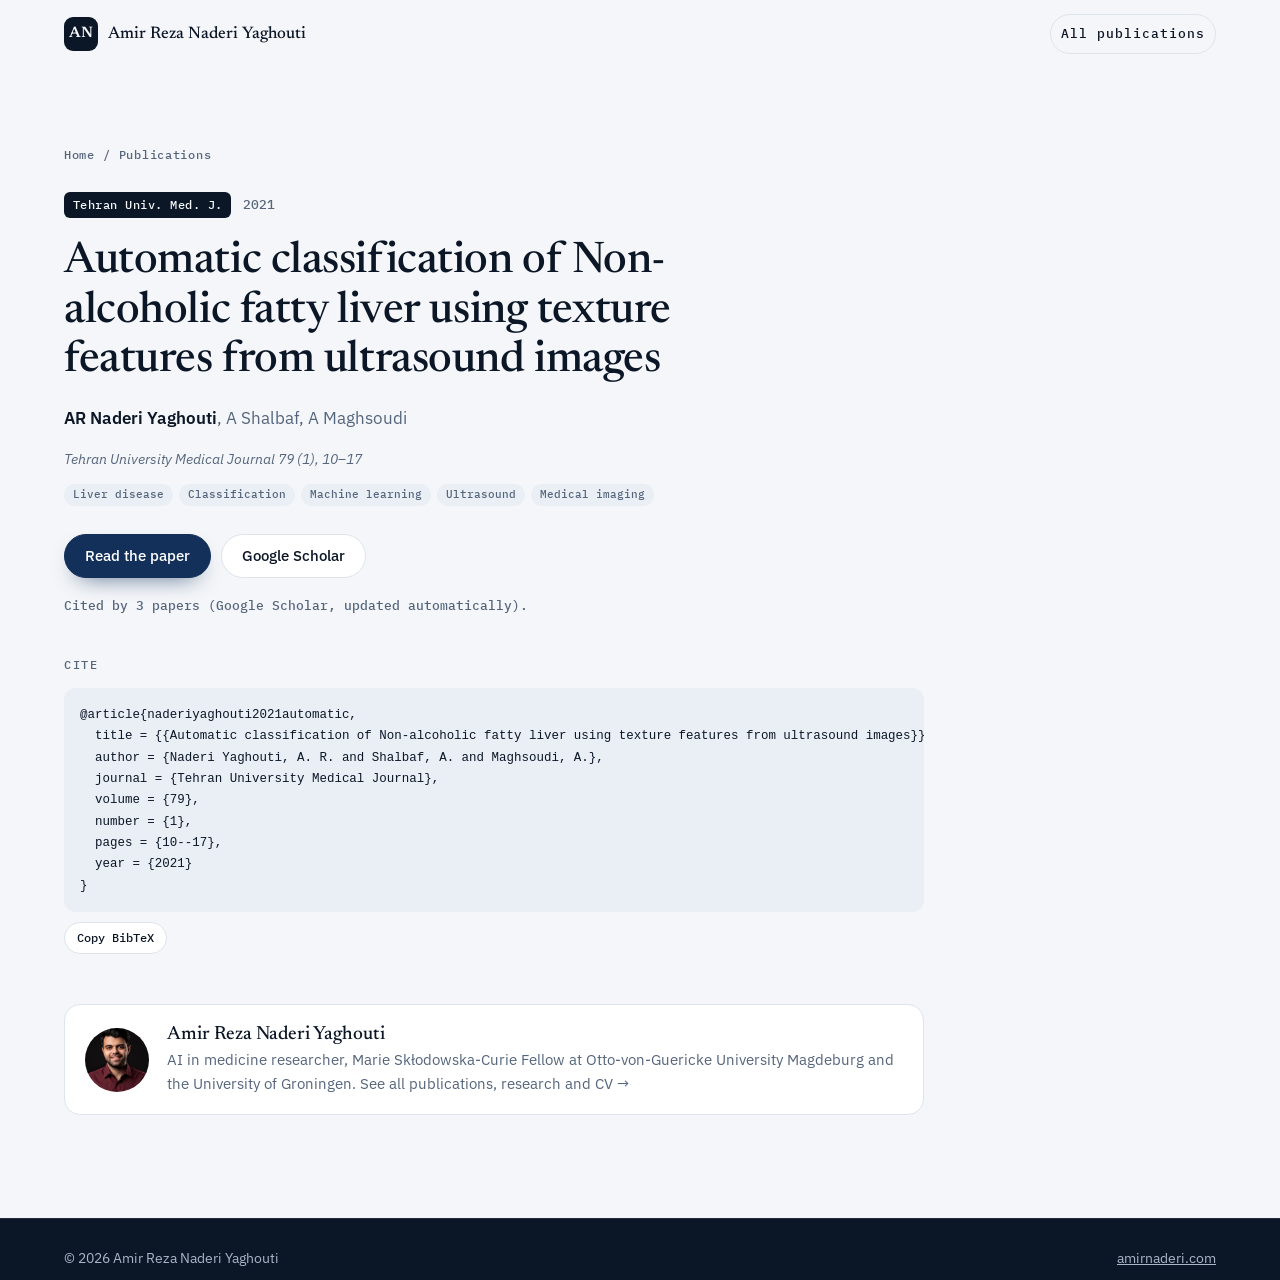
<file: publications/automatic-classification-of-non-alcoholic-fatty-liver-using-texture/index.html>
<!doctype html>
<!-- generated by scripts/update_site.py; edit data/publications.json instead -->
<html lang="en">
<head>
  <meta charset="utf-8">
  <meta name="viewport" content="width=device-width, initial-scale=1, viewport-fit=cover">
  <title>Automatic classification of Non-alcoholic fatty liver using texture features from… | Amir Reza Naderi Yaghouti</title>
  <meta name="description" content="Paper by Amir Reza Naderi Yaghouti (Amir Naderi) with A Shalbaf and A Maghsoudi, Tehran University Medical Journal, 2021: Automatic classification of Non-alcoholic fatty liver using texture features from ultrasound images.">
  <meta name="author" content="Amir Reza Naderi Yaghouti">
  <meta name="robots" content="index, follow, max-image-preview:large">
  <link rel="canonical" href="https://amirnaderi.com/publications/automatic-classification-of-non-alcoholic-fatty-liver-using-texture/">
  <meta name="citation_title" content="Automatic classification of Non-alcoholic fatty liver using texture features from ultrasound images">
  <meta name="citation_author" content="Naderi Yaghouti, Amir Reza">
  <meta name="citation_author" content="Shalbaf, A">
  <meta name="citation_author" content="Maghsoudi, A">
  <meta name="citation_publication_date" content="2021">
  <meta name="citation_journal_title" content="Tehran University Medical Journal">
  <meta name="citation_volume" content="79">
  <meta name="citation_issue" content="1">
  <meta name="citation_firstpage" content="10">
  <meta name="citation_lastpage" content="17">
  <meta name="citation_abstract_html_url" content="https://amirnaderi.com/publications/automatic-classification-of-non-alcoholic-fatty-liver-using-texture/">
  <meta property="og:type" content="article">
  <meta property="og:site_name" content="Amir Reza Naderi Yaghouti">
  <meta property="og:title" content="Automatic classification of Non-alcoholic fatty liver using texture features from ultrasound images">
  <meta property="og:description" content="Paper by Amir Reza Naderi Yaghouti (Amir Naderi) with A Shalbaf and A Maghsoudi, Tehran University Medical Journal, 2021: Automatic classification of Non-alcoholic fatty liver using texture features from ultrasound images.">
  <meta property="og:url" content="https://amirnaderi.com/publications/automatic-classification-of-non-alcoholic-fatty-liver-using-texture/">
  <meta property="og:image" content="https://amirnaderi.com/assets/img/og-image.png">
  <meta property="og:image:width" content="1200">
  <meta property="og:image:height" content="630">
  <meta property="og:image:alt" content="Amir Reza Naderi Yaghouti – AI in Medicine Researcher">
  <meta name="twitter:card" content="summary_large_image">
  <script type="application/ld+json">
{
  "@context": "https://schema.org",
  "@graph": [
    {
      "@type": "ScholarlyArticle",
      "@id": "https://amirnaderi.com/publications/automatic-classification-of-non-alcoholic-fatty-liver-using-texture/#article",
      "name": "Automatic classification of Non-alcoholic fatty liver using texture features from ultrasound images",
      "headline": "Automatic classification of Non-alcoholic fatty liver using texture features from…",
      "url": "https://amirnaderi.com/publications/automatic-classification-of-non-alcoholic-fatty-liver-using-texture/",
      "mainEntityOfPage": "https://amirnaderi.com/publications/automatic-classification-of-non-alcoholic-fatty-liver-using-texture/",
      "inLanguage": "en",
      "image": "https://amirnaderi.com/assets/img/og-image.png",
      "author": [
        {
          "@id": "https://amirnaderi.com/#person"
        },
        {
          "@type": "Person",
          "name": "A Shalbaf"
        },
        {
          "@type": "Person",
          "name": "A Maghsoudi"
        }
      ],
      "datePublished": "2021",
      "sameAs": [
        "https://tumj.tums.ac.ir/article-1-11130-en.html"
      ],
      "isPartOf": {
        "@type": "Periodical",
        "name": "Tehran University Medical Journal"
      },
      "keywords": "Liver disease, Classification, Machine learning, Ultrasound, Medical imaging"
    },
    {
      "@type": "BreadcrumbList",
      "itemListElement": [
        {
          "@type": "ListItem",
          "position": 1,
          "name": "Amir Reza Naderi Yaghouti",
          "item": "https://amirnaderi.com/"
        },
        {
          "@type": "ListItem",
          "position": 2,
          "name": "Publications",
          "item": "https://amirnaderi.com/#publications"
        },
        {
          "@type": "ListItem",
          "position": 3,
          "name": "Automatic classification of Non-alcoholic fatty liver using texture features from…",
          "item": "https://amirnaderi.com/publications/automatic-classification-of-non-alcoholic-fatty-liver-using-texture/"
        }
      ]
    },
    {
      "@type": "Person",
      "@id": "https://amirnaderi.com/#person",
      "name": "Amir Reza Naderi Yaghouti",
      "alternateName": "Amir Naderi",
      "url": "https://amirnaderi.com/",
      "image": "https://amirnaderi.com/assets/img/profile.jpg"
    }
  ]
}
  </script>
  <meta name="theme-color" content="#0B1626">
  <link rel="icon" href="/favicon.ico" sizes="48x48">
  <link rel="icon" href="/favicon.svg" type="image/svg+xml">
  <link rel="apple-touch-icon" href="/apple-touch-icon.png">
  <link rel="manifest" href="/site.webmanifest">
  <link rel="preconnect" href="https://fonts.googleapis.com">
  <link rel="preconnect" href="https://fonts.gstatic.com" crossorigin>
  <link rel="stylesheet" href="https://fonts.googleapis.com/css2?family=Newsreader:ital,opsz,wght@0,6..72,400;0,6..72,500;1,6..72,400&family=IBM+Plex+Sans:wght@400;500;600&family=IBM+Plex+Mono:wght@400;500&display=swap">
  <link rel="stylesheet" href="/assets/css/style.css">
  <script>try { var t = localStorage.getItem('theme'); if (t) document.documentElement.dataset.theme = t; } catch (e) {}</script>
  <script data-goatcounter="https://amirnaderi.goatcounter.com/count" async src="https://gc.zgo.at/count.js"></script>
</head>
<body>
  <header class="nav">
    <div class="wrap">
      <a class="mark" href="/"><b>AN</b><span>Amir Reza Naderi Yaghouti</span></a>
      <a class="chip-btn" href="/#publications">All publications</a>
    </div>
  </header>
  <main id="main" class="paper">
    <div class="wrap">
      <article class="paper-body">
        <nav class="crumbs" aria-label="Breadcrumb"><a href="/">Home</a><span aria-hidden="true">/</span><a href="/#publications">Publications</a></nav>
        <div class="pub-top"><span class="venue">Tehran Univ. Med. J.</span><span class="yr">2021</span></div>
        <h1>Automatic classification of Non-alcoholic fatty liver using texture features from ultrasound images</h1>
        <p class="authors"><b>AR Naderi Yaghouti</b>, A Shalbaf, A Maghsoudi</p>
        <p class="venue-full">Tehran University Medical Journal 79 (1), 10–17</p>
        <ul class="ptags"><li>Liver disease</li><li>Classification</li><li>Machine learning</li><li>Ultrasound</li><li>Medical imaging</li></ul>
        <div class="paper-actions"><a class="btn btn-solid" href="https://tumj.tums.ac.ir/article-1-11130-en.html" target="_blank" rel="noopener">Read the paper</a><a class="btn" href="https://scholar.google.com/citations?view_op=view_citation&amp;hl=en&amp;user=WmUoRTsAAAAJ&amp;pagesize=100&amp;sortby=pubdate&amp;citation_for_view=WmUoRTsAAAAJ:9yKSN-GCB0IC" target="_blank" rel="noopener">Google Scholar</a></div>
        <p class="paper-cites">Cited by 3 papers (Google Scholar, updated automatically).</p>
        
        <h2>Cite</h2>
        <div class="cite-box"><pre><code>@article{naderiyaghouti2021automatic,
  title = {{Automatic classification of Non-alcoholic fatty liver using texture features from ultrasound images}},
  author = {Naderi Yaghouti, A. R. and Shalbaf, A. and Maghsoudi, A.},
  journal = {Tehran University Medical Journal},
  volume = {79},
  number = {1},
  pages = {10--17},
  year = {2021}
}</code></pre><button type="button" class="copy-btn">Copy BibTeX</button></div>
        <a class="author-card" href="/">
          <img src="/assets/img/profile.webp" alt="" width="64" height="64" loading="lazy">
          <span><b>Amir Reza Naderi Yaghouti</b><span>AI in medicine researcher, Marie Skłodowska-Curie Fellow at Otto-von-Guericke University Magdeburg and the University of Groningen. See all publications, research and CV →</span></span>
        </a>
      </article>
    </div>
  </main>
  <footer class="foot">
    <div class="wrap"><p>© 2026 Amir Reza Naderi Yaghouti</p><p><a href="/">amirnaderi.com</a></p></div>
  </footer>
  <script>
    document.querySelectorAll('.copy-btn').forEach(function (b) {
      b.addEventListener('click', function () {
        var code = b.parentNode.querySelector('code').textContent;
        (navigator.clipboard ? navigator.clipboard.writeText(code) : Promise.reject()).then(function () {
          b.textContent = 'Copied'; setTimeout(function () { b.textContent = 'Copy BibTeX'; }, 1800);
        }).catch(function () {});
      });
    });
  </script>
</body>
</html>
</file>
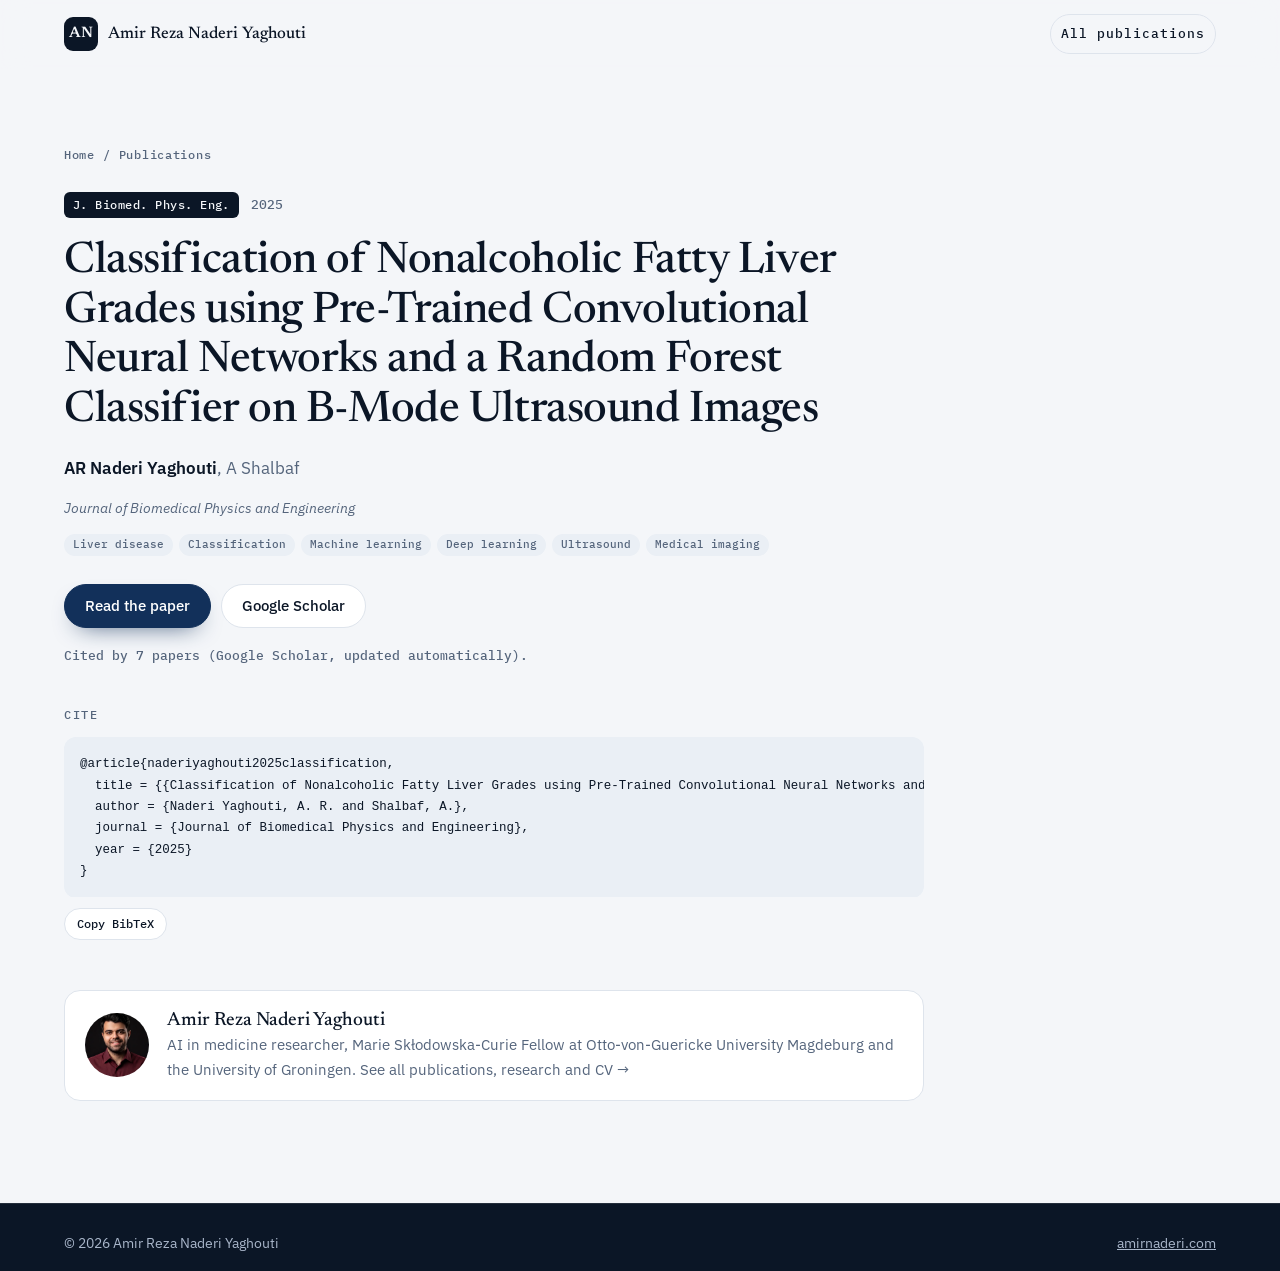
<file: publications/classification-of-nonalcoholic-fatty-liver-grades-using-pre-trained/index.html>
<!doctype html>
<!-- generated by scripts/update_site.py; edit data/publications.json instead -->
<html lang="en">
<head>
  <meta charset="utf-8">
  <meta name="viewport" content="width=device-width, initial-scale=1, viewport-fit=cover">
  <title>Classification of Nonalcoholic Fatty Liver Grades using Pre-Trained Convolutional… | Amir Reza Naderi Yaghouti</title>
  <meta name="description" content="Paper by Amir Reza Naderi Yaghouti (Amir Naderi) with A Shalbaf, Journal of Biomedical Physics and Engineering, 2025: Classification of Nonalcoholic Fatty Liver Grades using Pre-Trained Convolutional Neural Networks and a Random Forest Classifier on B-Mode Ultrasound Images.">
  <meta name="author" content="Amir Reza Naderi Yaghouti">
  <meta name="robots" content="index, follow, max-image-preview:large">
  <link rel="canonical" href="https://amirnaderi.com/publications/classification-of-nonalcoholic-fatty-liver-grades-using-pre-trained/">
  <meta name="citation_title" content="Classification of Nonalcoholic Fatty Liver Grades using Pre-Trained Convolutional Neural Networks and a Random Forest Classifier on B-Mode Ultrasound Images">
  <meta name="citation_author" content="Naderi Yaghouti, Amir Reza">
  <meta name="citation_author" content="Shalbaf, A">
  <meta name="citation_publication_date" content="2025">
  <meta name="citation_journal_title" content="Journal of Biomedical Physics and Engineering">
  <meta name="citation_abstract_html_url" content="https://amirnaderi.com/publications/classification-of-nonalcoholic-fatty-liver-grades-using-pre-trained/">
  <meta property="og:type" content="article">
  <meta property="og:site_name" content="Amir Reza Naderi Yaghouti">
  <meta property="og:title" content="Classification of Nonalcoholic Fatty Liver Grades using Pre-Trained Convolutional Neural Networks and a Random Forest Classifier on B-Mode Ultrasound Images">
  <meta property="og:description" content="Paper by Amir Reza Naderi Yaghouti (Amir Naderi) with A Shalbaf, Journal of Biomedical Physics and Engineering, 2025: Classification of Nonalcoholic Fatty Liver Grades using Pre-Trained Convolutional Neural Networks and a Random Forest Classifier on B-Mode Ultrasound Images.">
  <meta property="og:url" content="https://amirnaderi.com/publications/classification-of-nonalcoholic-fatty-liver-grades-using-pre-trained/">
  <meta property="og:image" content="https://amirnaderi.com/assets/img/og-image.png">
  <meta property="og:image:width" content="1200">
  <meta property="og:image:height" content="630">
  <meta property="og:image:alt" content="Amir Reza Naderi Yaghouti – AI in Medicine Researcher">
  <meta name="twitter:card" content="summary_large_image">
  <script type="application/ld+json">
{
  "@context": "https://schema.org",
  "@graph": [
    {
      "@type": "ScholarlyArticle",
      "@id": "https://amirnaderi.com/publications/classification-of-nonalcoholic-fatty-liver-grades-using-pre-trained/#article",
      "name": "Classification of Nonalcoholic Fatty Liver Grades using Pre-Trained Convolutional Neural Networks and a Random Forest Classifier on B-Mode Ultrasound Images",
      "headline": "Classification of Nonalcoholic Fatty Liver Grades using Pre-Trained Convolutional…",
      "url": "https://amirnaderi.com/publications/classification-of-nonalcoholic-fatty-liver-grades-using-pre-trained/",
      "mainEntityOfPage": "https://amirnaderi.com/publications/classification-of-nonalcoholic-fatty-liver-grades-using-pre-trained/",
      "inLanguage": "en",
      "image": "https://amirnaderi.com/assets/img/og-image.png",
      "author": [
        {
          "@id": "https://amirnaderi.com/#person"
        },
        {
          "@type": "Person",
          "name": "A Shalbaf"
        }
      ],
      "datePublished": "2025",
      "sameAs": [
        "https://jbpe.sums.ac.ir/article_49907.html"
      ],
      "isPartOf": {
        "@type": "Periodical",
        "name": "Journal of Biomedical Physics and Engineering"
      },
      "keywords": "Liver disease, Classification, Machine learning, Deep learning, Ultrasound, Medical imaging"
    },
    {
      "@type": "BreadcrumbList",
      "itemListElement": [
        {
          "@type": "ListItem",
          "position": 1,
          "name": "Amir Reza Naderi Yaghouti",
          "item": "https://amirnaderi.com/"
        },
        {
          "@type": "ListItem",
          "position": 2,
          "name": "Publications",
          "item": "https://amirnaderi.com/#publications"
        },
        {
          "@type": "ListItem",
          "position": 3,
          "name": "Classification of Nonalcoholic Fatty Liver Grades using Pre-Trained Convolutional…",
          "item": "https://amirnaderi.com/publications/classification-of-nonalcoholic-fatty-liver-grades-using-pre-trained/"
        }
      ]
    },
    {
      "@type": "Person",
      "@id": "https://amirnaderi.com/#person",
      "name": "Amir Reza Naderi Yaghouti",
      "alternateName": "Amir Naderi",
      "url": "https://amirnaderi.com/",
      "image": "https://amirnaderi.com/assets/img/profile.jpg"
    }
  ]
}
  </script>
  <meta name="theme-color" content="#0B1626">
  <link rel="icon" href="/favicon.ico" sizes="48x48">
  <link rel="icon" href="/favicon.svg" type="image/svg+xml">
  <link rel="apple-touch-icon" href="/apple-touch-icon.png">
  <link rel="manifest" href="/site.webmanifest">
  <link rel="preconnect" href="https://fonts.googleapis.com">
  <link rel="preconnect" href="https://fonts.gstatic.com" crossorigin>
  <link rel="stylesheet" href="https://fonts.googleapis.com/css2?family=Newsreader:ital,opsz,wght@0,6..72,400;0,6..72,500;1,6..72,400&family=IBM+Plex+Sans:wght@400;500;600&family=IBM+Plex+Mono:wght@400;500&display=swap">
  <link rel="stylesheet" href="/assets/css/style.css">
  <script>try { var t = localStorage.getItem('theme'); if (t) document.documentElement.dataset.theme = t; } catch (e) {}</script>
  <script data-goatcounter="https://amirnaderi.goatcounter.com/count" async src="https://gc.zgo.at/count.js"></script>
</head>
<body>
  <header class="nav">
    <div class="wrap">
      <a class="mark" href="/"><b>AN</b><span>Amir Reza Naderi Yaghouti</span></a>
      <a class="chip-btn" href="/#publications">All publications</a>
    </div>
  </header>
  <main id="main" class="paper">
    <div class="wrap">
      <article class="paper-body">
        <nav class="crumbs" aria-label="Breadcrumb"><a href="/">Home</a><span aria-hidden="true">/</span><a href="/#publications">Publications</a></nav>
        <div class="pub-top"><span class="venue">J. Biomed. Phys. Eng.</span><span class="yr">2025</span></div>
        <h1>Classification of Nonalcoholic Fatty Liver Grades using Pre-Trained Convolutional Neural Networks and a Random Forest Classifier on B-Mode Ultrasound Images</h1>
        <p class="authors"><b>AR Naderi Yaghouti</b>, A Shalbaf</p>
        <p class="venue-full">Journal of Biomedical Physics and Engineering</p>
        <ul class="ptags"><li>Liver disease</li><li>Classification</li><li>Machine learning</li><li>Deep learning</li><li>Ultrasound</li><li>Medical imaging</li></ul>
        <div class="paper-actions"><a class="btn btn-solid" href="https://jbpe.sums.ac.ir/article_49907.html" target="_blank" rel="noopener">Read the paper</a><a class="btn" href="https://scholar.google.com/citations?view_op=view_citation&amp;hl=en&amp;user=WmUoRTsAAAAJ&amp;pagesize=100&amp;sortby=pubdate&amp;citation_for_view=WmUoRTsAAAAJ:2osOgNQ5qMEC" target="_blank" rel="noopener">Google Scholar</a></div>
        <p class="paper-cites">Cited by 7 papers (Google Scholar, updated automatically).</p>
        
        <h2>Cite</h2>
        <div class="cite-box"><pre><code>@article{naderiyaghouti2025classification,
  title = {{Classification of Nonalcoholic Fatty Liver Grades using Pre-Trained Convolutional Neural Networks and a Random Forest Classifier on B-Mode Ultrasound Images}},
  author = {Naderi Yaghouti, A. R. and Shalbaf, A.},
  journal = {Journal of Biomedical Physics and Engineering},
  year = {2025}
}</code></pre><button type="button" class="copy-btn">Copy BibTeX</button></div>
        <a class="author-card" href="/">
          <img src="/assets/img/profile.webp" alt="" width="64" height="64" loading="lazy">
          <span><b>Amir Reza Naderi Yaghouti</b><span>AI in medicine researcher, Marie Skłodowska-Curie Fellow at Otto-von-Guericke University Magdeburg and the University of Groningen. See all publications, research and CV →</span></span>
        </a>
      </article>
    </div>
  </main>
  <footer class="foot">
    <div class="wrap"><p>© 2026 Amir Reza Naderi Yaghouti</p><p><a href="/">amirnaderi.com</a></p></div>
  </footer>
  <script>
    document.querySelectorAll('.copy-btn').forEach(function (b) {
      b.addEventListener('click', function () {
        var code = b.parentNode.querySelector('code').textContent;
        (navigator.clipboard ? navigator.clipboard.writeText(code) : Promise.reject()).then(function () {
          b.textContent = 'Copied'; setTimeout(function () { b.textContent = 'Copy BibTeX'; }, 1800);
        }).catch(function () {});
      });
    });
  </script>
</body>
</html>
</file>
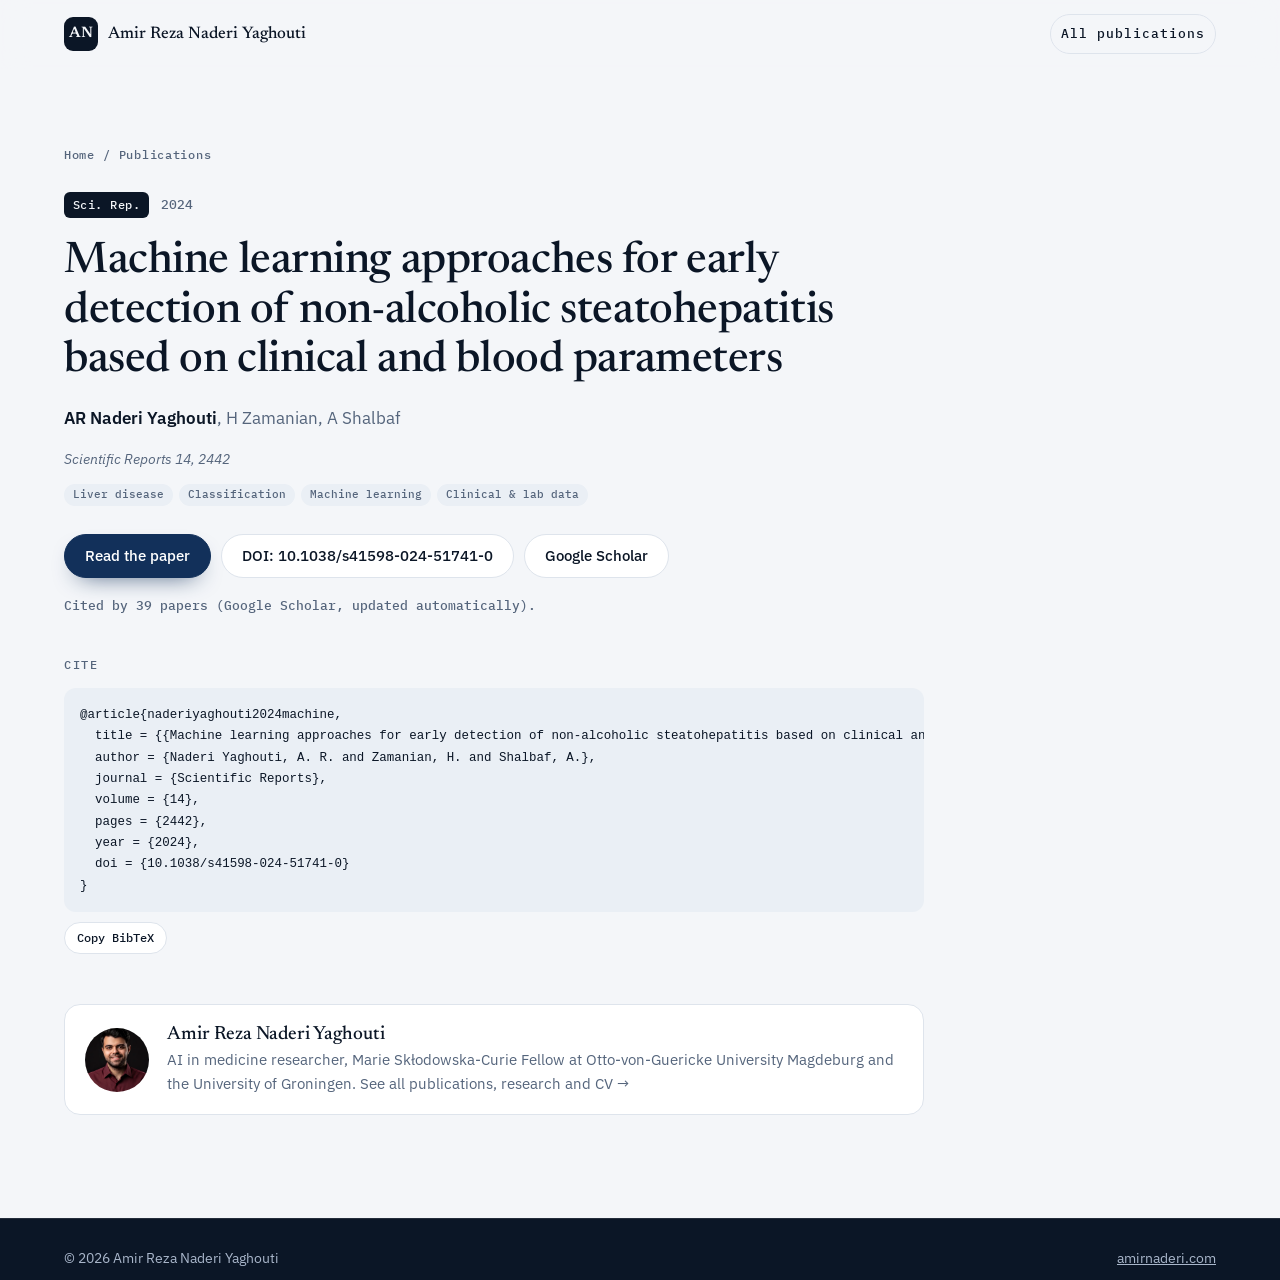
<file: publications/machine-learning-approaches-for-early-detection-of-non-alcoholic/index.html>
<!doctype html>
<!-- generated by scripts/update_site.py; edit data/publications.json instead -->
<html lang="en">
<head>
  <meta charset="utf-8">
  <meta name="viewport" content="width=device-width, initial-scale=1, viewport-fit=cover">
  <title>Machine learning approaches for early detection of non-alcoholic steatohepatitis based… | Amir Reza Naderi Yaghouti</title>
  <meta name="description" content="Paper by Amir Reza Naderi Yaghouti (Amir Naderi) with H Zamanian and A Shalbaf, Scientific Reports, 2024: Machine learning approaches for early detection of non-alcoholic steatohepatitis based on clinical and blood parameters.">
  <meta name="author" content="Amir Reza Naderi Yaghouti">
  <meta name="robots" content="index, follow, max-image-preview:large">
  <link rel="canonical" href="https://amirnaderi.com/publications/machine-learning-approaches-for-early-detection-of-non-alcoholic/">
  <meta name="citation_title" content="Machine learning approaches for early detection of non-alcoholic steatohepatitis based on clinical and blood parameters">
  <meta name="citation_author" content="Naderi Yaghouti, Amir Reza">
  <meta name="citation_author" content="Zamanian, H">
  <meta name="citation_author" content="Shalbaf, A">
  <meta name="citation_publication_date" content="2024">
  <meta name="citation_journal_title" content="Scientific Reports">
  <meta name="citation_volume" content="14">
  <meta name="citation_firstpage" content="2442">
  <meta name="citation_doi" content="10.1038/s41598-024-51741-0">
  <meta name="citation_abstract_html_url" content="https://amirnaderi.com/publications/machine-learning-approaches-for-early-detection-of-non-alcoholic/">
  <meta property="og:type" content="article">
  <meta property="og:site_name" content="Amir Reza Naderi Yaghouti">
  <meta property="og:title" content="Machine learning approaches for early detection of non-alcoholic steatohepatitis based on clinical and blood parameters">
  <meta property="og:description" content="Paper by Amir Reza Naderi Yaghouti (Amir Naderi) with H Zamanian and A Shalbaf, Scientific Reports, 2024: Machine learning approaches for early detection of non-alcoholic steatohepatitis based on clinical and blood parameters.">
  <meta property="og:url" content="https://amirnaderi.com/publications/machine-learning-approaches-for-early-detection-of-non-alcoholic/">
  <meta property="og:image" content="https://amirnaderi.com/assets/img/og-image.png">
  <meta property="og:image:width" content="1200">
  <meta property="og:image:height" content="630">
  <meta property="og:image:alt" content="Amir Reza Naderi Yaghouti – AI in Medicine Researcher">
  <meta name="twitter:card" content="summary_large_image">
  <script type="application/ld+json">
{
  "@context": "https://schema.org",
  "@graph": [
    {
      "@type": "ScholarlyArticle",
      "@id": "https://amirnaderi.com/publications/machine-learning-approaches-for-early-detection-of-non-alcoholic/#article",
      "name": "Machine learning approaches for early detection of non-alcoholic steatohepatitis based on clinical and blood parameters",
      "headline": "Machine learning approaches for early detection of non-alcoholic steatohepatitis based…",
      "url": "https://amirnaderi.com/publications/machine-learning-approaches-for-early-detection-of-non-alcoholic/",
      "mainEntityOfPage": "https://amirnaderi.com/publications/machine-learning-approaches-for-early-detection-of-non-alcoholic/",
      "inLanguage": "en",
      "image": "https://amirnaderi.com/assets/img/og-image.png",
      "author": [
        {
          "@id": "https://amirnaderi.com/#person"
        },
        {
          "@type": "Person",
          "name": "H Zamanian"
        },
        {
          "@type": "Person",
          "name": "A Shalbaf"
        }
      ],
      "datePublished": "2024",
      "sameAs": [
        "https://www.nature.com/articles/s41598-024-51741-0",
        "https://doi.org/10.1038/s41598-024-51741-0"
      ],
      "isPartOf": {
        "@type": "Periodical",
        "name": "Scientific Reports"
      },
      "identifier": {
        "@type": "PropertyValue",
        "propertyID": "DOI",
        "value": "10.1038/s41598-024-51741-0"
      },
      "keywords": "Liver disease, Classification, Machine learning, Clinical & lab data"
    },
    {
      "@type": "BreadcrumbList",
      "itemListElement": [
        {
          "@type": "ListItem",
          "position": 1,
          "name": "Amir Reza Naderi Yaghouti",
          "item": "https://amirnaderi.com/"
        },
        {
          "@type": "ListItem",
          "position": 2,
          "name": "Publications",
          "item": "https://amirnaderi.com/#publications"
        },
        {
          "@type": "ListItem",
          "position": 3,
          "name": "Machine learning approaches for early detection of non-alcoholic steatohepatitis based…",
          "item": "https://amirnaderi.com/publications/machine-learning-approaches-for-early-detection-of-non-alcoholic/"
        }
      ]
    },
    {
      "@type": "Person",
      "@id": "https://amirnaderi.com/#person",
      "name": "Amir Reza Naderi Yaghouti",
      "alternateName": "Amir Naderi",
      "url": "https://amirnaderi.com/",
      "image": "https://amirnaderi.com/assets/img/profile.jpg"
    }
  ]
}
  </script>
  <meta name="theme-color" content="#0B1626">
  <link rel="icon" href="/favicon.ico" sizes="48x48">
  <link rel="icon" href="/favicon.svg" type="image/svg+xml">
  <link rel="apple-touch-icon" href="/apple-touch-icon.png">
  <link rel="manifest" href="/site.webmanifest">
  <link rel="preconnect" href="https://fonts.googleapis.com">
  <link rel="preconnect" href="https://fonts.gstatic.com" crossorigin>
  <link rel="stylesheet" href="https://fonts.googleapis.com/css2?family=Newsreader:ital,opsz,wght@0,6..72,400;0,6..72,500;1,6..72,400&family=IBM+Plex+Sans:wght@400;500;600&family=IBM+Plex+Mono:wght@400;500&display=swap">
  <link rel="stylesheet" href="/assets/css/style.css">
  <script>try { var t = localStorage.getItem('theme'); if (t) document.documentElement.dataset.theme = t; } catch (e) {}</script>
  <script data-goatcounter="https://amirnaderi.goatcounter.com/count" async src="https://gc.zgo.at/count.js"></script>
</head>
<body>
  <header class="nav">
    <div class="wrap">
      <a class="mark" href="/"><b>AN</b><span>Amir Reza Naderi Yaghouti</span></a>
      <a class="chip-btn" href="/#publications">All publications</a>
    </div>
  </header>
  <main id="main" class="paper">
    <div class="wrap">
      <article class="paper-body">
        <nav class="crumbs" aria-label="Breadcrumb"><a href="/">Home</a><span aria-hidden="true">/</span><a href="/#publications">Publications</a></nav>
        <div class="pub-top"><span class="venue">Sci. Rep.</span><span class="yr">2024</span></div>
        <h1>Machine learning approaches for early detection of non-alcoholic steatohepatitis based on clinical and blood parameters</h1>
        <p class="authors"><b>AR Naderi Yaghouti</b>, H Zamanian, A Shalbaf</p>
        <p class="venue-full">Scientific Reports 14, 2442</p>
        <ul class="ptags"><li>Liver disease</li><li>Classification</li><li>Machine learning</li><li>Clinical &amp; lab data</li></ul>
        <div class="paper-actions"><a class="btn btn-solid" href="https://www.nature.com/articles/s41598-024-51741-0" target="_blank" rel="noopener">Read the paper</a><a class="btn" href="https://doi.org/10.1038/s41598-024-51741-0" target="_blank" rel="noopener">DOI: 10.1038/s41598-024-51741-0</a><a class="btn" href="https://scholar.google.com/citations?view_op=view_citation&amp;hl=en&amp;user=WmUoRTsAAAAJ&amp;pagesize=100&amp;sortby=pubdate&amp;citation_for_view=WmUoRTsAAAAJ:d1gkVwhDpl0C" target="_blank" rel="noopener">Google Scholar</a></div>
        <p class="paper-cites">Cited by 39 papers (Google Scholar, updated automatically).</p>
        
        <h2>Cite</h2>
        <div class="cite-box"><pre><code>@article{naderiyaghouti2024machine,
  title = {{Machine learning approaches for early detection of non-alcoholic steatohepatitis based on clinical and blood parameters}},
  author = {Naderi Yaghouti, A. R. and Zamanian, H. and Shalbaf, A.},
  journal = {Scientific Reports},
  volume = {14},
  pages = {2442},
  year = {2024},
  doi = {10.1038/s41598-024-51741-0}
}</code></pre><button type="button" class="copy-btn">Copy BibTeX</button></div>
        <a class="author-card" href="/">
          <img src="/assets/img/profile.webp" alt="" width="64" height="64" loading="lazy">
          <span><b>Amir Reza Naderi Yaghouti</b><span>AI in medicine researcher, Marie Skłodowska-Curie Fellow at Otto-von-Guericke University Magdeburg and the University of Groningen. See all publications, research and CV →</span></span>
        </a>
      </article>
    </div>
  </main>
  <footer class="foot">
    <div class="wrap"><p>© 2026 Amir Reza Naderi Yaghouti</p><p><a href="/">amirnaderi.com</a></p></div>
  </footer>
  <script>
    document.querySelectorAll('.copy-btn').forEach(function (b) {
      b.addEventListener('click', function () {
        var code = b.parentNode.querySelector('code').textContent;
        (navigator.clipboard ? navigator.clipboard.writeText(code) : Promise.reject()).then(function () {
          b.textContent = 'Copied'; setTimeout(function () { b.textContent = 'Copy BibTeX'; }, 1800);
        }).catch(function () {});
      });
    });
  </script>
</body>
</html>
</file>
<file: assets/css/style.css>
/* Layout: hero with the portrait at the centre of an animated medical-data network; below, a calm
   two-column reading layout (section title left, content right) that stacks on phones.
   Palette: deep ink navy with a warm amber accent. Type: Newsreader (display), IBM Plex Sans (text),
   IBM Plex Mono (labels and numbers). */
:root {
  --bg: #F4F6F9;
  --surface: #FFFFFF;
  --ink: #0B1626;
  --muted: #55657C;
  --line: #DEE4EC;
  --soft: #EAEFF5;
  --navy: #12305A;
  --on-navy: #FFFFFF;
  --accent: #B8460F;
  --accent-soft: #FBE7DA;
  --edge: rgba(184, 70, 15, 0.5);
  --hero-glow: rgba(255, 170, 110, 0.22);
  --band: #0B1626;
  --band-ink: #E8EDF5;
  --band-muted: #A9B6CA;
  --band-accent: #FF9466;
  --font-display: "Newsreader", Georgia, "Times New Roman", serif;
  --font-body: "IBM Plex Sans", system-ui, -apple-system, "Segoe UI", sans-serif;
  --font-mono: "IBM Plex Mono", ui-monospace, "SFMono-Regular", Menlo, monospace;
  --ease: cubic-bezier(.2, .7, .2, 1);
  color-scheme: light;
}
@media (prefers-color-scheme: dark) {
  :root:not([data-theme="light"]) {
    --bg: #070E1A; --surface: #0D1729; --ink: #E8EDF5; --muted: #98A6BC; --line: #1C2A42; --soft: #122038;
    --navy: #F1B48D; --on-navy: #1A0E06; --accent: #FF9466; --accent-soft: #2A1A14;
    --edge: rgba(255, 140, 90, 0.55); --hero-glow: rgba(255, 120, 60, 0.16); --band: #050A14;
    color-scheme: dark;
  }
}
:root[data-theme="dark"] {
  --bg: #070E1A; --surface: #0D1729; --ink: #E8EDF5; --muted: #98A6BC; --line: #1C2A42; --soft: #122038;
  --navy: #F1B48D; --on-navy: #1A0E06; --accent: #FF9466; --accent-soft: #2A1A14;
  --edge: rgba(255, 140, 90, 0.55); --hero-glow: rgba(255, 120, 60, 0.16); --band: #050A14;
  color-scheme: dark;
}

*, *::before, *::after { box-sizing: border-box; }
html { scroll-behavior: smooth; scroll-padding-top: calc(80px + env(safe-area-inset-top, 0px)); -webkit-text-size-adjust: 100%; }
body { margin: 0; background: var(--bg); color: var(--ink); font: 400 1.0625rem/1.65 var(--font-body); -webkit-font-smoothing: antialiased; overflow-x: hidden; }
h1, h2, h3 { font-family: var(--font-display); font-weight: 500; line-height: 1.1; margin: 0; text-wrap: balance; }
p { margin: 0; }
ul, ol, dl, dd { margin: 0; padding: 0; list-style: none; }
a { color: inherit; }
img, svg { max-width: 100%; }
:focus-visible { outline: 2px solid var(--accent); outline-offset: 3px; border-radius: 6px; }
.icon { width: 20px; height: 20px; flex: none; }
.sr-only { position: absolute; width: 1px; height: 1px; overflow: hidden; clip: rect(0 0 0 0); white-space: nowrap; }
.skip-link { position: absolute; left: 16px; top: -100px; z-index: 100; padding: 8px 16px; background: var(--ink); color: var(--bg); border-radius: 8px; }
.skip-link:focus { top: 8px; }
.wrap { --gutter: clamp(20px, 5vw, 112px); width: 100%; max-width: 2200px; margin-inline: auto; padding-left: max(var(--gutter), env(safe-area-inset-left, 0px)); padding-right: max(var(--gutter), env(safe-area-inset-right, 0px)); }
@media (min-width: 1600px) { html { font-size: 17px; } }
@media (min-width: 2000px) { html { font-size: 18px; } }
.label { font: 500 .74rem/1.5 var(--font-mono); letter-spacing: .14em; text-transform: uppercase; color: var(--muted); }

/* ---------- nav ---------- */
.nav { position: sticky; top: 0; z-index: 20; background: color-mix(in srgb, var(--bg) 82%, transparent); backdrop-filter: blur(14px); -webkit-backdrop-filter: blur(14px); border-bottom: 1px solid transparent; transition: border-color .3s; }
.nav.scrolled { border-bottom-color: var(--line); }
.nav .wrap { display: flex; align-items: center; gap: 12px; height: 68px; }
.mark { display: inline-flex; align-items: center; gap: 10px; margin-right: auto; text-decoration: none; min-width: 0; }
.mark b { display: grid; place-items: center; width: 34px; height: 34px; border-radius: 9px; background: var(--ink); color: var(--bg); font: 600 .95rem/1 var(--font-display); letter-spacing: .02em; flex: none; }
.mark span { font: 500 1.05rem/1.2 var(--font-display); white-space: nowrap; overflow: hidden; text-overflow: ellipsis; }
.links { position: relative; display: flex; gap: 2px; }
.links a { position: relative; display: inline-flex; align-items: center; min-height: 44px; padding: 0 11px; color: var(--muted); text-decoration: none; font-size: .93rem; white-space: nowrap; transition: color .2s; }
.links a:hover, .links a.active { color: var(--ink); }
.links .bar { position: absolute; left: 0; bottom: 6px; height: 2px; border-radius: 2px; background: var(--accent); opacity: 0; transition: transform .4s var(--ease), width .4s var(--ease), opacity .3s; }
.chip-btn { display: inline-grid; place-items: center; height: 40px; min-width: 44px; padding: 0 10px; border: 1px solid var(--line); border-radius: 999px; background: transparent; color: var(--ink); font: 500 .8rem/1 var(--font-mono); letter-spacing: .08em; text-decoration: none; cursor: pointer; flex: none; }
.chip-btn:hover { border-color: var(--ink); }
.theme-btn { width: 44px; padding: 0; }
.theme-btn svg { width: 20px; height: 20px; overflow: visible; }
.theme-btn .sun-core { transition: r .5s var(--ease); }
.theme-btn .rays { transform-origin: 12px 12px; transition: transform .6s var(--ease), opacity .4s; }
.theme-btn .bite { transition: cx .5s var(--ease), cy .5s var(--ease); }
.is-dark .theme-btn .rays { transform: rotate(90deg) scale(.4); opacity: 0; }
.is-dark .theme-btn .sun-core { r: 8; }
.is-dark .theme-btn .bite { cx: 17; cy: 7; }
.menu-btn { display: none; width: 44px; padding: 0; }
@media (max-width: 1080px) {
  .menu-btn { display: inline-grid; }
  .links { position: absolute; top: 68px; left: 0; right: 0; flex-direction: column; gap: 0; padding: 8px max(20px, env(safe-area-inset-left, 0px)) 18px; background: var(--bg); border-bottom: 1px solid var(--line); display: none; }
  .links.open { display: flex; }
  .links a { font-size: 1.05rem; }
  .links .bar { display: none; }
}
@media (max-width: 440px) { .mark span { display: none; } }

/* ---------- hero ---------- */
.hero { position: relative; overflow: hidden; }
.hero::before { content: ""; position: absolute; inset: -20% -10% auto auto; width: 70vw; height: 70vw; max-width: 900px; max-height: 900px; background: radial-gradient(closest-side, var(--hero-glow), transparent); pointer-events: none; }
.hero .wrap { position: relative; display: grid; gap: 40px; align-items: center; padding-block: 56px 72px; }
@media (min-width: 960px) { .hero .wrap { grid-template-columns: minmax(0, 1.1fr) minmax(0, .9fr); padding-block: 72px 96px; } }
@media (min-width: 1400px) { .hero .wrap { min-height: min(86vh, 980px); padding-block: 48px 72px; } .hero .disc { width: min(100%, 640px); } .lead { max-width: 38em; } }
.hero-text { display: grid; gap: 22px; min-width: 0; }
.hero h1 { font-size: clamp(2.7rem, 7vw, 5.2rem); letter-spacing: -.02em; line-height: 1.02; }
.hero h1 em { font-style: italic; color: var(--accent); }
.lead { font-size: clamp(1.1rem, 1.6vw, 1.3rem); color: var(--muted); max-width: 34em; }
.cta { display: flex; flex-wrap: wrap; gap: 10px; align-items: center; }
.btn { display: inline-flex; align-items: center; gap: 9px; min-height: 48px; padding: 0 20px; border-radius: 999px; border: 1px solid var(--line); background: var(--surface); color: var(--ink); font: 500 .98rem/1 var(--font-body); text-decoration: none; cursor: pointer; transition: transform .2s var(--ease), box-shadow .2s, border-color .2s; }
.btn:hover { transform: translateY(-2px); border-color: var(--ink); }
.btn-solid { background: var(--navy); border-color: var(--navy); color: var(--on-navy); box-shadow: 0 10px 24px -14px var(--navy); }
.btn-solid:hover { border-color: var(--navy); box-shadow: 0 16px 30px -14px var(--navy); }
.icons { display: flex; flex-wrap: wrap; gap: 4px; }
.icons a { display: inline-grid; place-items: center; width: 44px; height: 44px; border-radius: 50%; color: var(--muted); transition: color .2s, background-color .2s, transform .2s var(--ease); }
.icons a:hover { color: var(--ink); background: var(--soft); transform: translateY(-2px); }
.stats { display: grid; grid-template-columns: repeat(4, minmax(0, 1fr)); margin-top: 8px; border-top: 1px solid var(--line); max-width: 560px; }
.stats div { display: flex; flex-direction: column-reverse; gap: 2px; padding: 14px 12px 0 0; }
.stats dd { font: 500 clamp(1.6rem, 3vw, 2.2rem)/1 var(--font-display); font-variant-numeric: tabular-nums; }
.stats dt { font: 500 .7rem/1.3 var(--font-mono); letter-spacing: .1em; text-transform: uppercase; color: var(--muted); }
.disc { position: relative; width: min(100%, 460px); aspect-ratio: 1; justify-self: center; }
.disc canvas { position: absolute; inset: 0; width: 100%; height: 100%; }
.disc .photo { position: absolute; left: 50%; top: 50%; width: 46%; aspect-ratio: 1; transform: translate(-50%, -50%); border-radius: 50%; overflow: hidden; box-shadow: 0 0 0 6px var(--bg), 0 0 0 7px var(--line), 0 30px 60px -30px rgba(10, 20, 40, .6); }
.disc .photo img { width: 100%; height: 100%; object-fit: cover; object-position: 50% 28%; display: block; }
@media (max-width: 959px) { .disc { width: min(100%, 340px); order: -1; } }
.rise { animation: rise .9s var(--ease) both; }
.rise.d1 { animation-delay: .08s } .rise.d2 { animation-delay: .16s } .rise.d3 { animation-delay: .24s } .rise.d4 { animation-delay: .32s }
@keyframes rise { from { transform: translateY(18px); opacity: .01 } to { transform: none; opacity: 1 } }

/* ---------- sections ---------- */
.section { border-top: 1px solid var(--line); }
.section > .wrap { display: grid; gap: 28px; padding-block: 64px; }
@media (min-width: 900px) { .section > .wrap { grid-template-columns: clamp(200px, 17vw, 340px) minmax(0, 1fr); gap: clamp(40px, 5vw, 120px); padding-block: clamp(80px, 8vw, 128px); } }
.sec-head { display: grid; gap: 10px; align-content: start; }
@media (min-width: 900px) { .sec-head { position: sticky; top: 100px; align-self: start; } }
.sec-head h2 { font-size: clamp(2rem, 3.4vw, 2.6rem); letter-spacing: -.01em; }
.sec-head a { color: var(--accent); font-size: .92rem; }
.sec-body { min-width: 0; display: grid; gap: 28px; }
.reveal { transition: transform .8s var(--ease), opacity .8s var(--ease); }
.reveal.pre { transform: translateY(22px); opacity: .35; }
.subhead { font-size: 1.5rem; }

.about { display: grid; gap: 28px; }
@media (min-width: 1100px) { .about { grid-template-columns: minmax(0, 1.5fr) minmax(0, 1fr); gap: clamp(48px, 5vw, 120px); } }
@media (min-width: 1700px) { .prose { font-size: 1.15rem; } }
.prose { display: grid; gap: 14px; font-size: 1.08rem; max-width: 62ch; }
.prose a, .facts a { color: var(--accent); text-decoration-thickness: 1px; text-underline-offset: 3px; }
.facts { display: grid; align-content: start; border-top: 2px solid var(--ink); }
.facts div { display: grid; gap: 2px; padding-block: 12px; border-bottom: 1px solid var(--line); }
.facts dt { font: 500 .7rem/1.3 var(--font-mono); letter-spacing: .1em; text-transform: uppercase; color: var(--muted); }
.facts dd { font-size: .98rem; }

.projects { display: grid; gap: 20px; }
@media (min-width: 760px) { .projects { grid-template-columns: repeat(2, minmax(0, 1fr)); } }
@media (min-width: 1500px) { .projects { grid-template-columns: repeat(4, minmax(0, 1fr)); } }
.project { display: grid; gap: 10px; align-content: start; padding: 24px 24px 22px; background: var(--surface); border: 1px solid var(--line); border-top: 3px solid var(--accent); border-radius: 18px; transition: transform .35s var(--ease), box-shadow .35s var(--ease); }
.project:hover { transform: translateY(-4px); box-shadow: 0 24px 50px -32px rgba(10, 20, 40, .55); }
.project h3 { font-size: 1.35rem; line-height: 1.22; }
.project p { color: var(--muted); font-size: .97rem; }
.where { font: 500 .72rem/1.3 var(--font-mono); letter-spacing: .08em; text-transform: uppercase; color: var(--accent); }
.mods { display: flex; flex-wrap: wrap; gap: 6px; margin-top: 6px; }
.mods li { padding: 3px 10px; border-radius: 999px; font: 500 .72rem/1.6 var(--font-mono); background: var(--soft); color: var(--muted); }

/* news timeline (generated) */
.timeline { position: relative; display: grid; padding-left: 22px; }
.timeline::before { content: ""; position: absolute; left: 5px; top: 8px; bottom: 8px; width: 1px; background: var(--line); }
.timeline li { position: relative; display: grid; gap: 4px; padding-block: 12px; }
@media (min-width: 640px) { .timeline li { grid-template-columns: 96px minmax(0, 1fr); gap: 20px; } }
.timeline p { max-width: 80ch; }
.timeline li::before { content: ""; position: absolute; left: -22px; top: 20px; width: 11px; height: 11px; border-radius: 50%; background: var(--bg); border: 2px solid var(--accent); }
.timeline:first-child li:first-child::before { background: var(--accent); animation: pulse 2.4s ease-out infinite; }
@keyframes pulse { 0% { box-shadow: 0 0 0 0 var(--accent-soft) } 70% { box-shadow: 0 0 0 9px transparent } 100% { box-shadow: 0 0 0 0 transparent } }
.timeline time { font: 500 .85rem/1.6 var(--font-mono); color: var(--muted); white-space: nowrap; }
.pill { display: inline-block; margin-right: 8px; padding: 1px 8px; border-radius: 999px; font: 500 .68rem/1.6 var(--font-mono); letter-spacing: .08em; text-transform: uppercase; background: var(--accent-soft); color: var(--accent); vertical-align: 1px; }
.more-link { color: var(--accent); font-weight: 500; text-underline-offset: 3px; }
.more { margin-top: 8px; }
.more summary { display: inline-flex; align-items: center; min-height: 44px; cursor: pointer; font: 500 .85rem/1 var(--font-mono); color: var(--accent); }

/* publications (generated) */
.pub-filter { display: flex; flex-wrap: wrap; gap: 14px 28px; align-items: flex-start; }
.fgroup { display: flex; flex-wrap: wrap; align-items: center; gap: 6px; }
.flabel { width: 100%; font: 500 .68rem/1.4 var(--font-mono); letter-spacing: .12em; text-transform: uppercase; color: var(--muted); }
.fgroup-all { align-self: flex-end; }
.fchip { position: relative; display: inline-flex; align-items: center; gap: 8px; min-height: 38px; padding: 0 14px; border: 1px solid var(--line); border-radius: 999px; background: var(--surface); color: var(--ink); font: 500 .86rem/1 var(--font-body); cursor: pointer; transition: background-color .3s var(--ease), color .3s var(--ease), border-color .3s var(--ease), transform .2s var(--ease); }
.fchip:hover { border-color: var(--ink); transform: translateY(-1px); }
.fchip .n { min-width: 22px; padding: 2px 6px; border-radius: 999px; background: var(--soft); color: var(--muted); font: 500 .72rem/1.2 var(--font-mono); text-align: center; transition: background-color .3s, color .3s; }
.fchip.active { background: var(--ink); border-color: var(--ink); color: var(--bg); }
.fchip.active .n { background: var(--accent); color: #FFFFFF; }
.pub-count { font: 500 .78rem/1.4 var(--font-mono); color: var(--muted); }
.pubs { display: grid; grid-template-columns: minmax(0, 1fr); gap: 16px; }
@media (min-width: 1100px) { .pubs { grid-template-columns: repeat(2, minmax(0, 1fr)); } }
.pub > * { min-width: 0; }
.pub[hidden] { display: none; }
@media (max-width: 640px) {
  .pub-filter { flex-wrap: nowrap; gap: 6px; overflow-x: auto; margin-inline: calc(-1 * max(var(--gutter, 20px), env(safe-area-inset-left, 0px))); padding: 2px max(20px, env(safe-area-inset-left, 0px)) 8px; scrollbar-width: none; -webkit-mask-image: linear-gradient(90deg, transparent, #000 16px, #000 calc(100% - 24px), transparent); mask-image: linear-gradient(90deg, transparent, #000 16px, #000 calc(100% - 24px), transparent); }
  .pub-filter::-webkit-scrollbar { display: none; }
  .fgroup { display: contents; }
  .flabel { display: none; }
  .fchip { flex: none; }
}
.ptags { display: flex; flex-wrap: wrap; gap: 6px; }
.ptags li { padding: 2px 9px; border-radius: 999px; font: 500 .7rem/1.6 var(--font-mono); background: var(--soft); color: var(--muted); transition: background-color .3s, color .3s; }
.ptags li.hit { background: var(--accent-soft); color: var(--accent); }
.pub.is-out { opacity: 0; transform: scale(.96); }
.pub.is-in { opacity: 0; transform: translateY(14px); }
.pub { display: grid; gap: 10px; align-content: start; padding: 24px; background: var(--surface); border: 1px solid var(--line); border-radius: 18px; min-width: 0; transition: opacity .3s var(--ease), transform .45s var(--ease), box-shadow .35s var(--ease), border-color .35s; }
.pub:hover { box-shadow: 0 24px 50px -34px rgba(10, 20, 40, .55); border-color: color-mix(in srgb, var(--accent) 35%, var(--line)); }
.pub-top { display: flex; flex-wrap: wrap; align-items: center; gap: 8px 12px; }
.venue { font: 500 .74rem/1.2 var(--font-mono); letter-spacing: .04em; padding: 6px 9px; border-radius: 6px; background: var(--ink); color: var(--bg); }
.venue.review { background: transparent; color: var(--muted); border: 1px dashed var(--muted); }
.yr { font: 500 .8rem/1 var(--font-mono); color: var(--muted); }
.pub h3 { font-size: 1.3rem; line-height: 1.28; }
.pub h3 a { text-decoration: none; background: linear-gradient(var(--accent), var(--accent)) 0 100% / 0 1px no-repeat; transition: background-size .4s var(--ease), color .2s; }
.pub h3 a:hover { background-size: 100% 1px; color: var(--accent); }
.authors { font-size: .95rem; color: var(--muted); }
.authors b { color: var(--ink); font-weight: 600; }
.venue-full { font-size: .9rem; font-style: italic; color: var(--muted); }
.pub-bottom { display: flex; flex-wrap: wrap; align-items: center; gap: 8px; margin-top: 4px; }
.mini { display: inline-flex; align-items: center; min-height: 32px; padding: 0 12px; border: 1px solid var(--line); border-radius: 999px; font: 500 .78rem/1 var(--font-mono); color: var(--ink); text-decoration: none; cursor: pointer; list-style: none; transition: border-color .2s, background-color .2s; }
.mini::-webkit-details-marker { display: none; }
.mini:hover { border-color: var(--ink); background: var(--soft); }
.cites { display: inline-flex; align-items: center; gap: 10px; margin-left: 8px; font: 500 .78rem/1 var(--font-mono); color: var(--muted); }
.meter { width: 90px; height: 4px; border-radius: 4px; background: var(--soft); overflow: hidden; }
.meter i { display: block; height: 100%; width: 0; background: var(--accent); border-radius: 4px; transition: width 1.2s var(--ease); }
.cite { min-width: 0; max-width: 100%; }
.cite[open] { flex-basis: 100%; order: 10; }
.cite[open] > summary { background: var(--soft); }
.cite-box { position: relative; margin-top: 8px; }
.cite-box pre { max-width: 100%; margin: 0; padding: 16px 120px 16px 16px; overflow-x: auto; border-radius: 12px; background: var(--soft); font: 400 .78rem/1.55 var(--font-mono); }
.copy-btn { position: absolute; top: 8px; right: 8px; min-height: 32px; padding: 0 12px; border: 1px solid var(--line); border-radius: 999px; background: var(--surface); color: var(--ink); font: 500 .75rem/1 var(--font-mono); cursor: pointer; }
.copy-btn:hover { border-color: var(--ink); }

/* talks */
.talks { display: grid; gap: 14px; }
@media (min-width: 760px) { .talks { grid-template-columns: repeat(3, minmax(0, 1fr)); } }
.talk { display: grid; gap: 8px; align-content: start; padding: 20px; border: 1px solid var(--line); border-radius: 16px; background: var(--surface); }
.talk .kind { font: 500 .7rem/1 var(--font-mono); letter-spacing: .1em; text-transform: uppercase; color: var(--accent); }
.talk h3 { font-size: 1.3rem; }
.talk h3 a { text-decoration: none; }
.talk h3 a:hover { color: var(--accent); }
.talk p { font-size: .92rem; color: var(--muted); }
.talk em { font-family: var(--font-display); font-size: 1.02rem; color: var(--ink); }

/* education */
.edu { display: grid; }
.edu-row { display: grid; grid-template-columns: auto minmax(0, 1fr); gap: 18px; align-items: start; padding-block: 18px; border-bottom: 1px solid var(--line); }
.edu-row:last-child { border-bottom: 0; }
.logos { display: flex; gap: 6px; }
.logo { display: grid; place-items: center; width: 56px; height: 56px; padding: 6px; border-radius: 12px; background: #FFFFFF; border: 1px solid var(--line); }
.logo img { width: 42px; height: 42px; object-fit: contain; }
.edu-row h3 { font-size: 1.25rem; }
.edu-row .meta { font: 500 .78rem/1.5 var(--font-mono); color: var(--muted); }
.edu-row .detail { font-size: .94rem; color: var(--muted); margin-top: 2px; }
@media (max-width: 479px) { .edu-row { grid-template-columns: 1fr; } }
.honors { display: grid; gap: 10px; }
@media (min-width: 760px) { .honors { grid-template-columns: repeat(3, minmax(0, 1fr)); } }
.honor { display: grid; gap: 6px; align-content: start; padding: 18px; border-radius: 14px; background: var(--accent-soft); }
.honor .yr { color: var(--accent); }
.honor p { font-size: .96rem; }

.skills { display: grid; }
.skills div { display: grid; gap: 4px 24px; padding-block: 14px; border-bottom: 1px solid var(--line); }
.skills div:last-child { border-bottom: 0; }
@media (min-width: 640px) { .skills div { grid-template-columns: 150px minmax(0, 1fr); } }
@media (min-width: 1500px) { .skills { grid-template-columns: repeat(2, minmax(0, 1fr)); column-gap: 64px; } .skills div:nth-last-child(2) { border-bottom: 0; } }
.skills dt { font: 500 .74rem/1.9 var(--font-mono); letter-spacing: .1em; text-transform: uppercase; color: var(--muted); }

/* contact band + footer: always dark */
.contact { background: var(--band); color: var(--band-ink); }
.contact .wrap { display: grid; gap: 28px; padding-block: 80px; }
@media (min-width: 900px) { .contact .wrap { grid-template-columns: minmax(0, 1.2fr) minmax(0, 1fr); align-items: end; } }
.contact .label { color: var(--band-muted); }
.contact h2 { font-size: clamp(2.2rem, 5vw, 3.6rem); letter-spacing: -.02em; }
.contact h2 em { color: var(--band-accent); }
.contact p { color: var(--band-muted); max-width: 36em; }
.contact-side { display: grid; gap: 16px; }
.mail { display: flex; flex-wrap: wrap; align-items: center; gap: 10px; }
.mail a.addr { font: 500 clamp(.9rem, 2vw, 1.05rem)/1.4 var(--font-mono); padding: 12px 16px; border-radius: 12px; background: rgba(255, 255, 255, .06); border: 1px solid rgba(255, 255, 255, .14); color: var(--band-ink); text-decoration: none; overflow-wrap: anywhere; }
.mail a.addr:hover { border-color: var(--band-accent); }
.copy-mail { min-height: 46px; padding: 0 18px; border-radius: 999px; border: 0; background: var(--band-accent); color: #1A0E06; font: 600 .95rem/1 var(--font-body); cursor: pointer; }
.contact .alt { display: flex; flex-wrap: wrap; gap: 8px 20px; font-size: .95rem; }
.contact .alt a { color: var(--band-ink); text-underline-offset: 3px; }
.foot { background: var(--band); color: var(--band-muted); border-top: 1px solid rgba(255, 255, 255, .1); }
.foot .wrap { display: flex; flex-wrap: wrap; align-items: center; justify-content: space-between; gap: 16px 32px; padding-block: 28px; font-size: .86rem; }
.eu { display: flex; align-items: center; gap: 14px; max-width: 720px; }
.eu-flag { width: 60px; height: 40px; flex: none; border-radius: 2px; }
.foot .sync { font-size: .8rem; }
.foot a { color: inherit; }

/* ----- one page per paper (/publications/...) and the 404 page ----- */
.paper > .wrap { padding-block: clamp(36px, 6vw, 88px) clamp(64px, 8vw, 120px); }
.paper-body { max-width: 860px; display: grid; gap: 14px; }
.paper-body > * { margin: 0; min-width: 0; }
.crumbs { display: flex; flex-wrap: wrap; gap: 8px; font: 500 .76rem/1.5 var(--font-mono); letter-spacing: .06em; color: var(--muted); margin-bottom: 14px; }
.crumbs a { color: var(--muted); text-decoration: none; }
.crumbs a:hover { color: var(--accent); }
.paper h1 { font: 500 clamp(1.85rem, 3.4vw, 2.9rem)/1.14 var(--font-display); letter-spacing: -.01em; text-wrap: balance; margin-block: 6px 4px; }
.paper .authors { font-size: 1.05rem; }
.paper-actions { display: flex; flex-wrap: wrap; gap: 10px; margin-block: 14px 4px; }
.paper-actions .btn { min-height: 44px; font-size: .92rem; overflow-wrap: anywhere; }
.paper-cites { font: 500 .82rem/1.5 var(--font-mono); color: var(--muted); }
.paper h2 { font: 500 .74rem/1.5 var(--font-mono); letter-spacing: .14em; text-transform: uppercase; color: var(--muted); margin-top: 26px; }
.paper .abstract { max-width: 70ch; }
.paper .cite-box { margin-top: 0; display: grid; gap: 10px; justify-items: start; }
.paper .cite-box pre { padding-right: 16px; width: 100%; box-sizing: border-box; }
.paper .copy-btn { position: static; }
.author-card { display: flex; align-items: center; gap: 18px; margin-top: 36px; padding: 18px 20px; border: 1px solid var(--line); border-radius: 16px; background: var(--surface); color: var(--ink); text-decoration: none; transition: border-color .2s, transform .2s var(--ease); }
.author-card:hover { border-color: var(--ink); transform: translateY(-2px); }
.author-card img { width: 64px; height: 64px; border-radius: 50%; object-fit: cover; flex: none; }
.author-card b { display: block; font: 500 1.2rem/1.3 var(--font-display); }
.author-card span span { display: block; color: var(--muted); font-size: .92rem; }
.notfound { min-height: calc(100svh - 68px - 80px); display: grid; align-content: center; gap: 18px; }
.notfound h1 { font: 500 clamp(2.2rem, 5vw, 3.6rem)/1.1 var(--font-display); margin: 0; }
.notfound p { margin: 0; color: var(--muted); max-width: 40em; }
.notfound .paper-actions { margin-top: 8px; }

@media (prefers-reduced-motion: reduce) {
  *, *::before, *::after { animation: none !important; transition: none !important; }
  html { scroll-behavior: auto; }
  .reveal.pre { transform: none; opacity: 1; }
}
::view-transition-old(root), ::view-transition-new(root) { animation: none; mix-blend-mode: normal; }

@media print {
  .nav, .skip-link, .disc, .cta .icons, .theme-btn, .more summary, .cite { display: none !important; }
  .section > .wrap { padding-block: 24px; }
  .reveal.pre { transform: none; opacity: 1; }
  .contact, .foot { background: #FFFFFF; color: #000000; }
}
</file>
